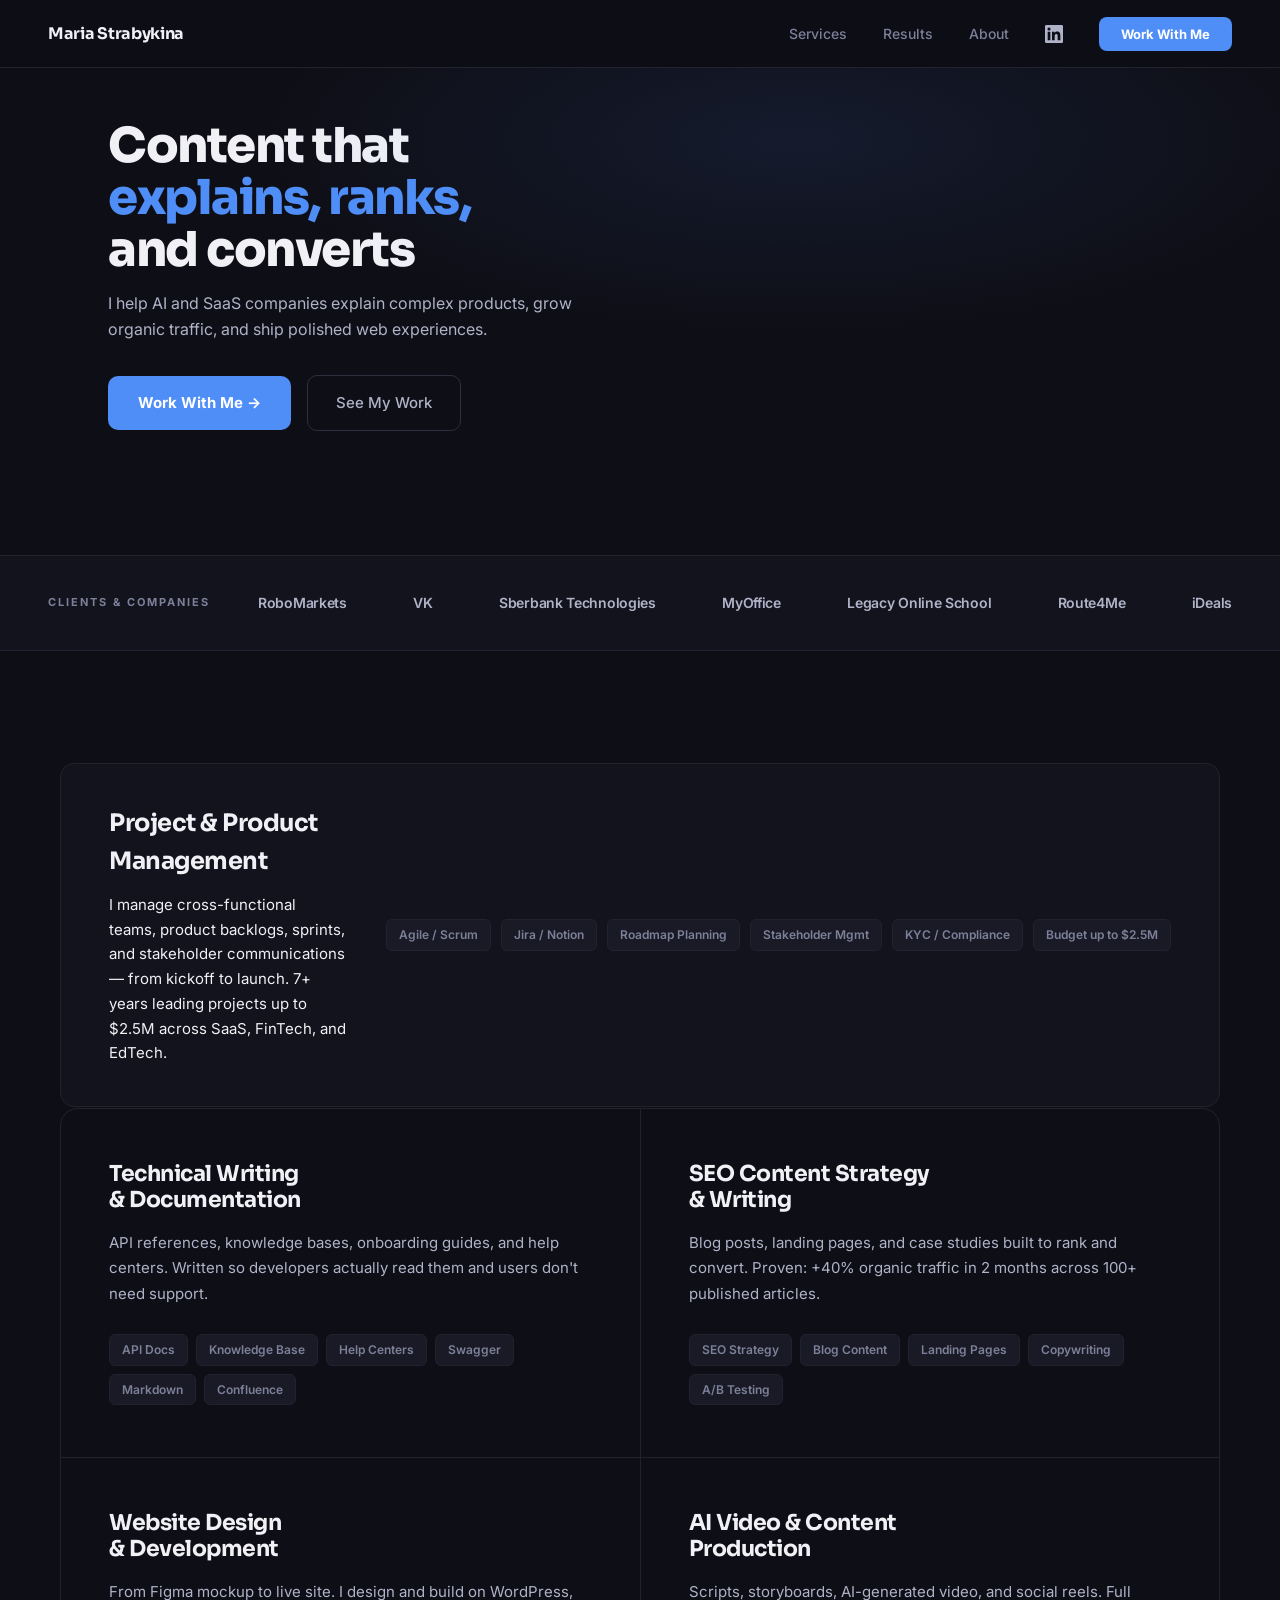
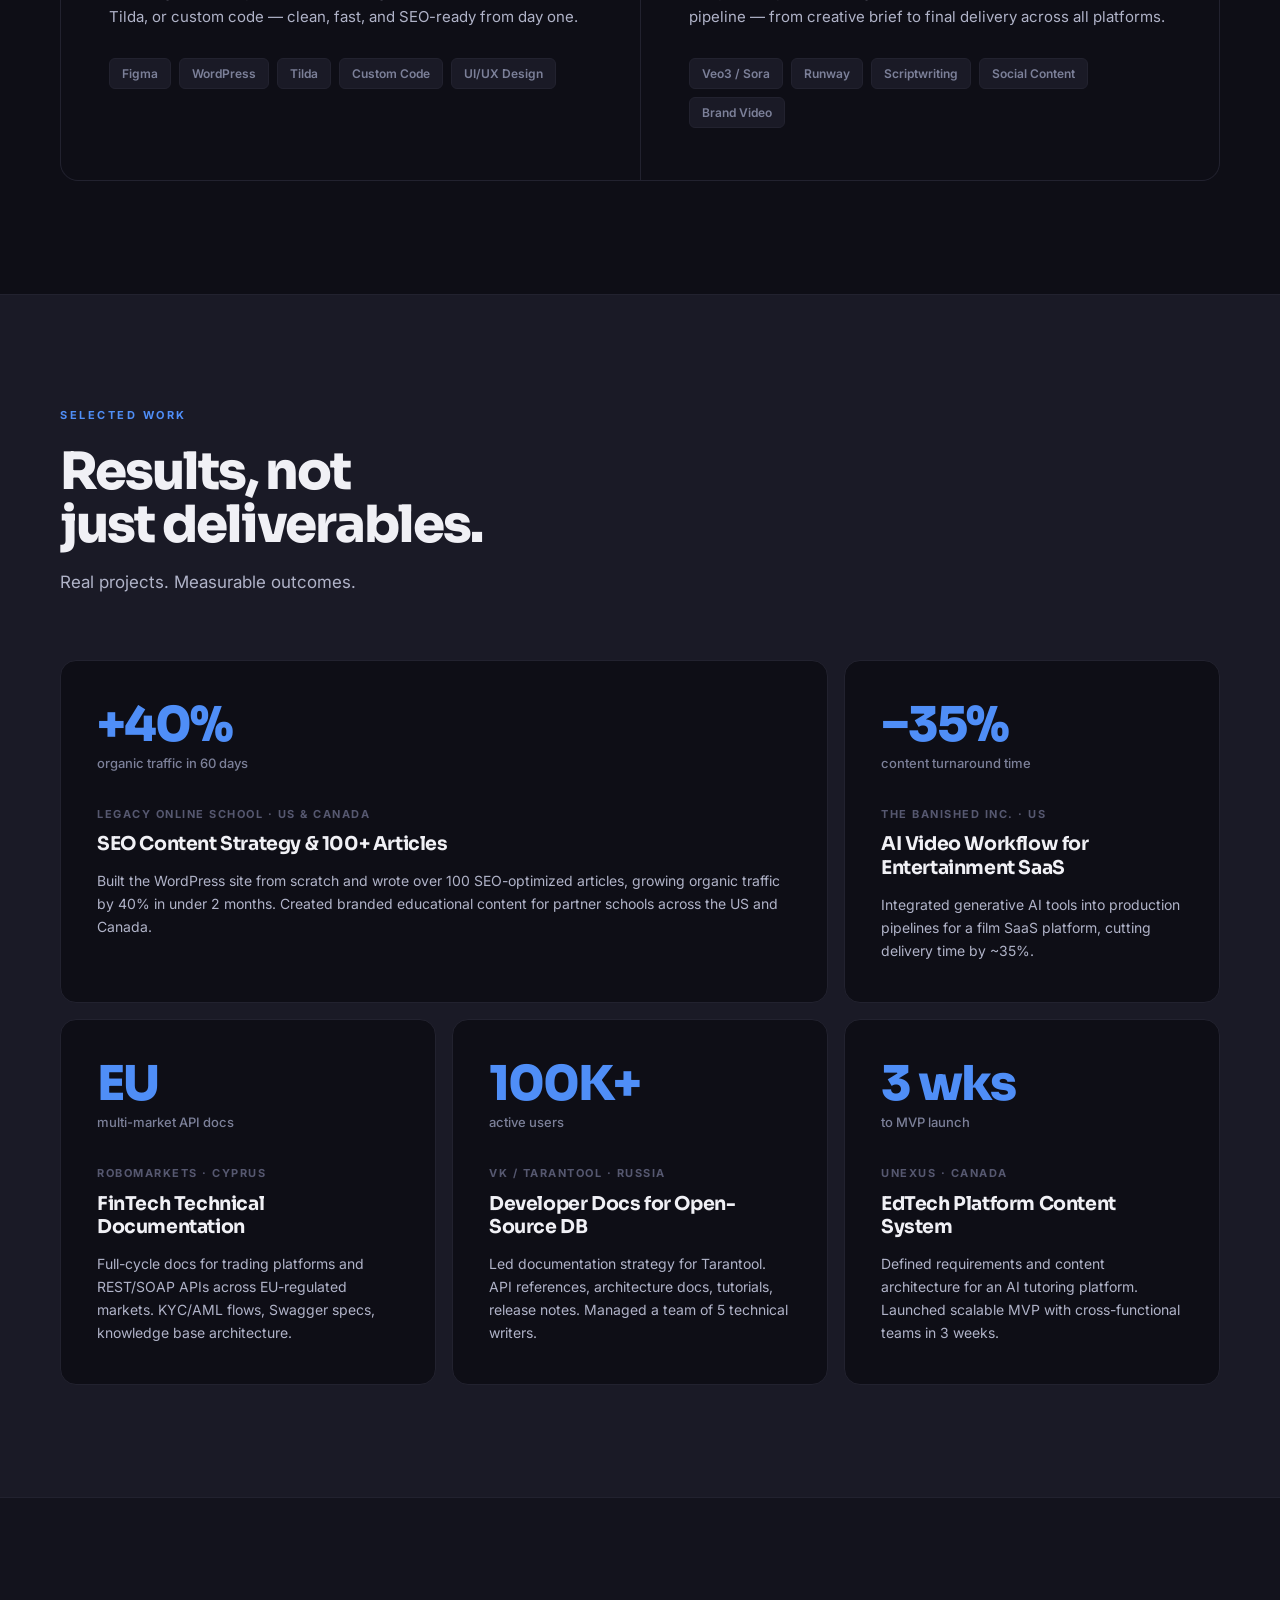
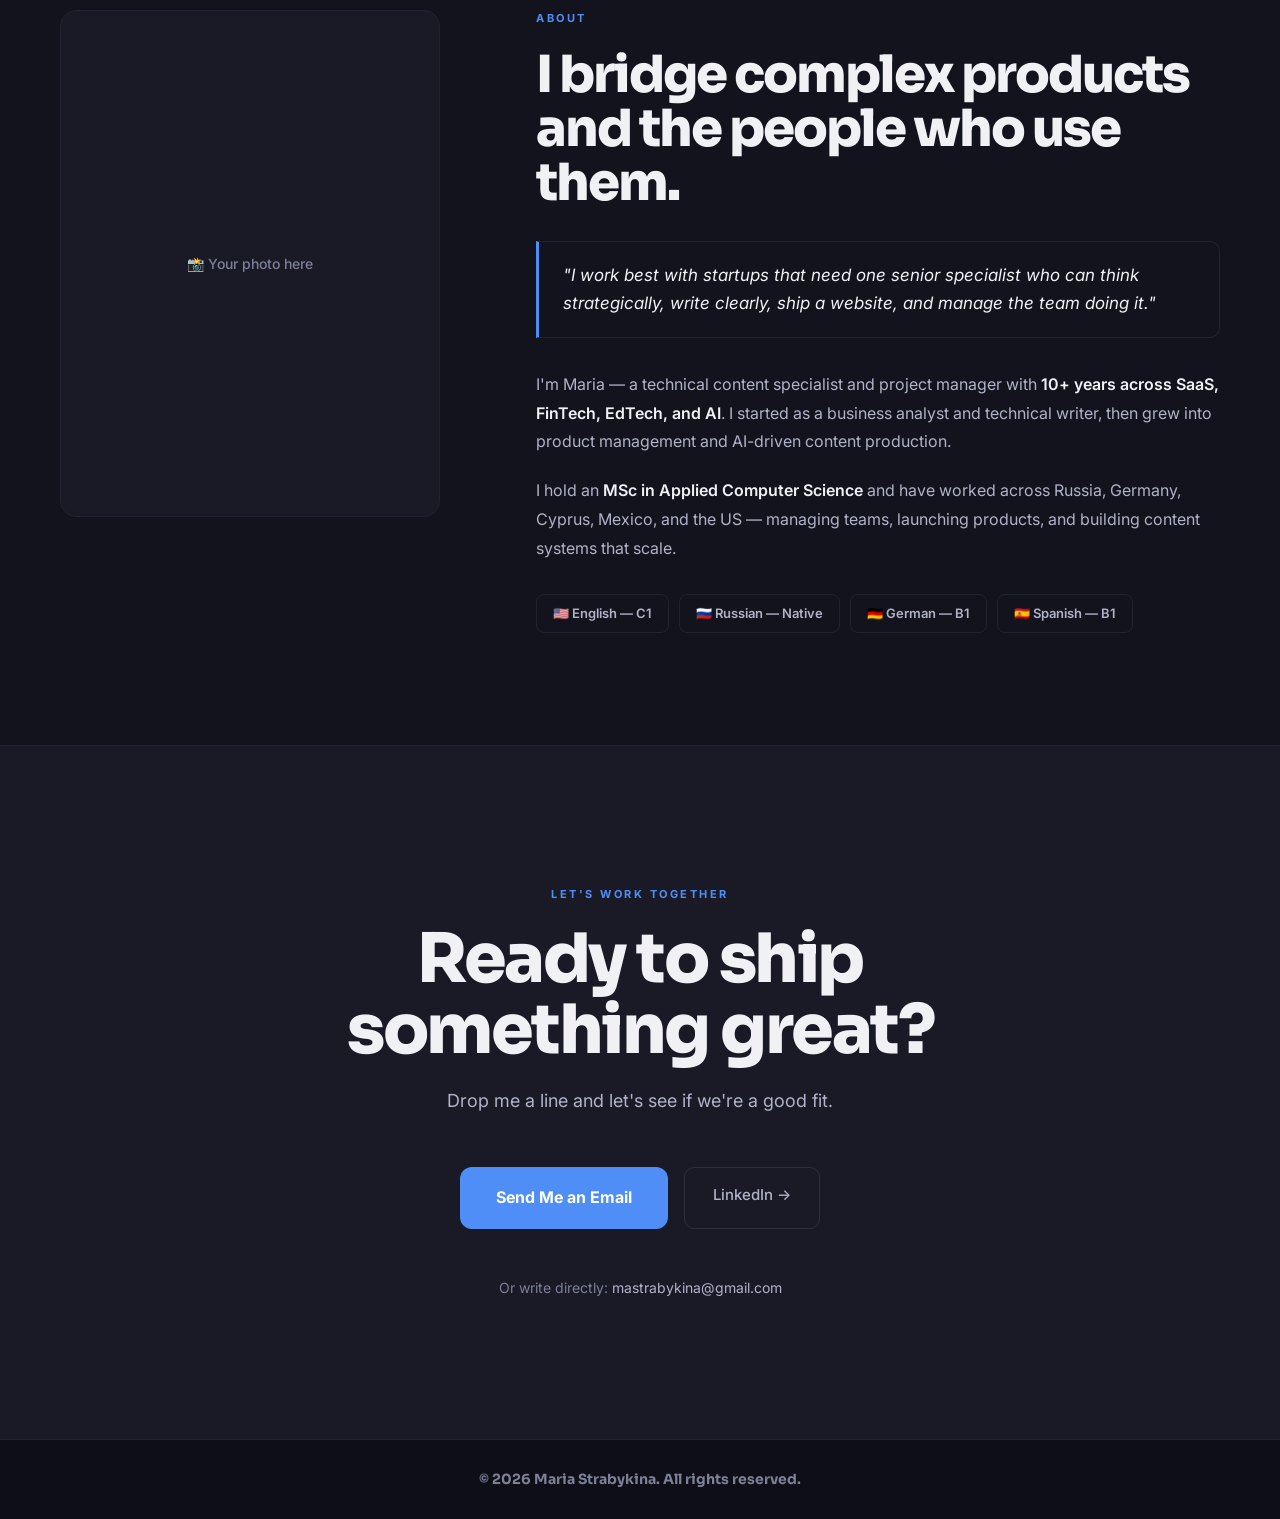
<file: index.html>
<!DOCTYPE html>
<html lang="en">
<head>
  <meta charset="UTF-8" />
  <meta name="viewport" content="width=device-width, initial-scale=1.0" />
  <title>Maria Strabykina — Technical Content & Web Specialist</title>
  <meta name="description" content="I help AI and SaaS companies explain complex products, rank on Google, and ship faster — through documentation, SEO content, web design, and project management." />
  <link rel="preconnect" href="https://fonts.googleapis.com" />
  <link href="https://fonts.googleapis.com/css2?family=Inter:wght@300;400;500;600;700&family=Sora:wght@400;600;700;800&display=swap" rel="stylesheet" />
  <style>
    *, *::before, *::after { box-sizing: border-box; margin: 0; padding: 0; }

    :root {
      --bg:      #0e0e16;
      --bg2:     #13131d;
      --bg3:     #1a1a26;
      --border:  #22222f;
      --border2: #2e2e3e;
      --text:    #f0f0f5;
      --text2:   #b0b3c8;
      --muted:   #7c8099;
      --muted2:  #565870;
      --accent:  #4f8ef7;
      --accent2: #2563eb;
    }

    html { scroll-behavior: smooth; }
    a { color: inherit; }

    body {
      font-family: 'Inter', sans-serif;
      background: var(--bg);
      color: var(--text);
      line-height: 1.6;
      -webkit-font-smoothing: antialiased;
    }

    /* ── NAV ── */
    nav {
      position: fixed;
      top: 0; left: 0; right: 0;
      z-index: 100;
      background: rgba(14,14,22,0.92);
      backdrop-filter: blur(16px);
      border-bottom: 1px solid var(--border);
      padding: 0 48px;
      height: 68px;
      display: flex;
      align-items: center;
      justify-content: space-between;
    }

    .nav-logo {
      font-family: 'Sora', sans-serif;
      font-weight: 700;
      font-size: 16px;
      color: var(--text);
      text-decoration: none;
      letter-spacing: -0.3px;
    }

    .nav-links {
      display: flex;
      gap: 36px;
      list-style: none;
      align-items: center;
    }

    .nav-links a {
      text-decoration: none;
      color: var(--muted);
      font-size: 14px;
      font-weight: 500;
      transition: color 0.2s;
    }

    .nav-links a:hover { color: var(--text); }

    .nav-cta {
      background: var(--accent) !important;
      color: #ffffff !important;
      padding: 9px 22px;
      border-radius: 8px;
      font-size: 13px !important;
      font-weight: 700 !important;
      transition: opacity 0.2s !important;
    }

    .nav-cta:hover { opacity: 0.85 !important; }

    /* ── HERO ── */
    .hero {
      padding: 120px 48px 60px;
      max-width: 1160px;
      margin: 0 auto;
      position: relative;
    }

    .hero::before {
      content: '';
      position: absolute;
      top: 0; left: -200px; right: -200px;
      height: 700px;
      background: radial-gradient(ellipse 50% 40% at 60% 20%, rgba(79,142,247,0.1) 0%, transparent 70%);
      pointer-events: none;
    }

    .hero-label {
      font-size: 11px;
      font-weight: 700;
      text-transform: uppercase;
      letter-spacing: 2.5px;
      color: var(--text2);
      margin-bottom: 16px;
    }

    .hero h1 {
      font-family: 'Sora', sans-serif;
      font-size: clamp(28px, 3.8vw, 48px);
      font-weight: 800;
      line-height: 1.08;
      letter-spacing: -1.5px;
      color: var(--text);
      max-width: 560px;
      margin-bottom: 16px;
    }

    .hero h1 em {
      font-style: normal;
      color: var(--accent);
    }

    .hero-sub {
      font-size: 16px;
      color: var(--text2);
      max-width: 480px;
      line-height: 1.6;
      margin-bottom: 32px;
      font-weight: 400;
    }

    .hero-actions {
      display: flex;
      gap: 16px;
      flex-wrap: wrap;
      align-items: center;
      margin-bottom: 64px;
    }

    .btn-primary {
      background: var(--accent);
      color: #ffffff;
      padding: 15px 30px;
      border-radius: 10px;
      font-size: 15px;
      font-weight: 700;
      text-decoration: none;
      transition: opacity 0.2s, transform 0.15s;
      display: inline-flex;
      align-items: center;
      gap: 8px;
    }

    .btn-primary:hover { opacity: 0.88; transform: translateY(-1px); }

    .btn-outline {
      border: 1px solid var(--border2);
      color: var(--text2);
      padding: 15px 28px;
      border-radius: 10px;
      font-size: 15px;
      font-weight: 500;
      text-decoration: none;
      transition: border-color 0.2s, color 0.2s;
    }

    .btn-outline:hover { border-color: var(--border2); color: var(--text); }

    .hero-stats {
      display: grid;
      grid-template-columns: repeat(4, 1fr);
      gap: 0;
      border: 1px solid var(--border);
      border-radius: 16px;
      overflow: hidden;
      background: var(--bg2);
    }

    .stat-item {
      padding: 32px 36px;
      border-right: 1px solid var(--border);
    }

    .stat-item:last-child { border-right: none; }

    .stat-number {
      font-family: 'Sora', sans-serif;
      font-size: 38px;
      font-weight: 800;
      color: var(--accent);
      letter-spacing: -2px;
      line-height: 1;
      margin-bottom: 6px;
    }

    .stat-label {
      font-size: 13px;
      color: var(--muted);
      font-weight: 500;
      line-height: 1.4;
    }

    /* ── LOGOS ── */
    .logos-section {
      border-top: 1px solid var(--border);
      border-bottom: 1px solid var(--border);
      background: var(--bg2);
      padding: 36px 48px;
      display: flex;
      align-items: center;
      gap: 48px;
      overflow: hidden;
    }

    .logos-label {
      font-size: 11px;
      font-weight: 700;
      color: var(--muted);
      text-transform: uppercase;
      letter-spacing: 2px;
      white-space: nowrap;
      flex-shrink: 0;
    }

    .logos-row {
      display: flex;
      gap: 0;
      align-items: center;
      flex-wrap: wrap;
      flex: 1;
      justify-content: space-between;
    }

    .logo-pill {
      font-size: 14px;
      font-weight: 600;
      color: var(--text2);
      letter-spacing: -0.3px;
      transition: color 0.2s;
      text-align: center;
    }

    .logo-pill:hover { color: var(--text); }

    /* ── SECTION COMMONS ── */
    section { padding: 112px 48px; }

    .section-inner { max-width: 1160px; margin: 0 auto; }

    .section-tag {
      font-size: 11px;
      font-weight: 700;
      text-transform: uppercase;
      letter-spacing: 2.5px;
      color: var(--accent);
      margin-bottom: 20px;
    }

    .section-title {
      font-family: 'Sora', sans-serif;
      font-size: clamp(32px, 4vw, 52px);
      font-weight: 800;
      letter-spacing: -2px;
      line-height: 1.05;
      color: var(--text);
      margin-bottom: 16px;
    }

    .section-sub {
      font-size: 17px;
      color: var(--text2);
      max-width: 480px;
      line-height: 1.65;
      margin-bottom: 64px;
    }

    /* ── SERVICES ── */
    #services { background: var(--bg); }

    .services-grid {
      display: grid;
      grid-template-columns: repeat(2, 1fr);
      gap: 1px;
      background: var(--border);
      border: 1px solid var(--border);
      border-radius: 18px;
      overflow: hidden;
      margin-bottom: 1px;
    }

    .service-card {
      background: var(--bg);
      padding: 52px 48px;
      transition: background 0.2s;
      cursor: default;
    }

    .service-card:hover { background: var(--bg3); }

    .service-number {
      font-family: 'Sora', sans-serif;
      font-size: 12px;
      font-weight: 700;
      color: var(--muted2);
      margin-bottom: 24px;
      letter-spacing: 1px;
    }

    .service-name {
      font-family: 'Sora', sans-serif;
      font-size: 22px;
      font-weight: 700;
      color: var(--text);
      margin-bottom: 16px;
      letter-spacing: -0.5px;
      line-height: 1.2;
    }

    .service-desc {
      font-size: 15px;
      color: var(--text2);
      line-height: 1.7;
      margin-bottom: 28px;
    }

    .service-tags { display: flex; flex-wrap: wrap; gap: 8px; }

    .tag {
      background: var(--bg3);
      border: 1px solid var(--border);
      color: var(--muted);
      font-size: 12px;
      font-weight: 600;
      padding: 5px 12px;
      border-radius: 6px;
    }

    .pm-bar {
      background: var(--bg2);
      border: 1px solid var(--border);
      border-radius: 14px;
      padding: 40px 48px;
      margin-bottom: 2px;
      display: grid;
      grid-template-columns: 1fr auto;
      gap: 40px;
      align-items: center;
    }

    .pm-bar-tags { display: flex; gap: 10px; flex-wrap: wrap; }

    /* ── WORK ── */
    #work { background: var(--bg2); border-top: 1px solid var(--border); }

    .work-grid {
      display: grid;
      grid-template-columns: repeat(12, 1fr);
      gap: 16px;
    }

    .work-card {
      background: var(--bg);
      border: 1px solid var(--border);
      border-radius: 16px;
      padding: 40px 36px;
      transition: box-shadow 0.2s, transform 0.2s;
    }

    .work-card:hover {
      box-shadow: 0 8px 40px rgba(0,0,0,0.4);
      transform: translateY(-3px);
      border-color: var(--border2);
    }

    .work-card.col-8 { grid-column: span 8; }
    .work-card.col-4 { grid-column: span 4; }

    .work-metric {
      font-family: 'Sora', sans-serif;
      font-size: 48px;
      font-weight: 800;
      color: var(--accent);
      letter-spacing: -2px;
      line-height: 1;
      margin-bottom: 4px;
    }

    .work-metric-label {
      font-size: 13px;
      color: var(--muted);
      font-weight: 500;
      margin-bottom: 32px;
    }

    .work-client {
      font-size: 11px;
      font-weight: 700;
      text-transform: uppercase;
      letter-spacing: 1.5px;
      color: var(--muted2);
      margin-bottom: 10px;
    }

    .work-title {
      font-family: 'Sora', sans-serif;
      font-size: 19px;
      font-weight: 700;
      color: var(--text);
      margin-bottom: 12px;
      letter-spacing: -0.4px;
      line-height: 1.25;
    }

    .work-desc {
      font-size: 14px;
      color: var(--text2);
      line-height: 1.65;
    }

    /* ── ABOUT ── */
    #about { background: var(--bg2); border-top: 1px solid var(--border); }

    .about-grid {
      display: grid;
      grid-template-columns: 380px 1fr;
      gap: 96px;
      align-items: start;
    }

    .about-photo {
      aspect-ratio: 3/4;
      background: var(--bg3);
      border: 1px solid var(--border);
      border-radius: 16px;
      display: flex;
      align-items: center;
      justify-content: center;
      color: var(--muted);
      font-size: 14px;
      font-weight: 500;
      text-align: center;
      padding: 24px;
    }

    .about-text {
      font-size: 16px;
      color: var(--text2);
      line-height: 1.8;
      margin-bottom: 20px;
    }

    .about-text strong { color: var(--text); font-weight: 600; }

    .about-highlight {
      background: var(--bg2);
      border: 1px solid var(--border);
      border-left: 3px solid var(--accent);
      border-radius: 0 10px 10px 0;
      padding: 20px 24px;
      margin: 32px 0;
      font-size: 17px;
      color: var(--text);
      line-height: 1.6;
      font-style: italic;
    }

    .about-langs { display: flex; gap: 10px; flex-wrap: wrap; margin-top: 32px; }

    .lang-badge {
      background: var(--bg2);
      border: 1px solid var(--border);
      border-radius: 8px;
      padding: 8px 16px;
      font-size: 13px;
      font-weight: 600;
      color: var(--text2);
    }

    /* ── CTA ── */
    #contact {
      background: var(--bg3);
      border-top: 1px solid var(--border);
      padding: 140px 48px;
      text-align: center;
    }

    .cta-title {
      font-family: 'Sora', sans-serif;
      font-size: clamp(40px, 5.5vw, 68px);
      font-weight: 800;
      color: var(--text);
      letter-spacing: -2.5px;
      line-height: 1.05;
      margin-bottom: 20px;
      max-width: 720px;
      margin-left: auto;
      margin-right: auto;
    }

    .cta-sub {
      font-size: 18px;
      color: var(--text2);
      margin-bottom: 52px;
      max-width: 420px;
      margin-left: auto;
      margin-right: auto;
    }

    .cta-actions {
      display: flex;
      gap: 16px;
      justify-content: center;
      flex-wrap: wrap;
      margin-bottom: 48px;
    }

    .btn-accent-large {
      background: var(--accent);
      color: #ffffff;
      padding: 18px 36px;
      border-radius: 12px;
      font-size: 16px;
      font-weight: 700;
      text-decoration: none;
      transition: opacity 0.2s, transform 0.15s;
    }

    .btn-accent-large:hover { opacity: 0.88; transform: translateY(-2px); }

    .cta-email { font-size: 14px; color: var(--muted); }
    .cta-email a { color: var(--text2); text-decoration: none; transition: color 0.2s; }
    .cta-email a:hover { color: var(--accent); }

    /* ── FOOTER ── */
    footer {
      background: var(--bg);
      border-top: 1px solid var(--border);
      padding: 28px 48px;
      display: flex;
      align-items: center;
      justify-content: space-between;
    }

    .footer-name {
      font-family: 'Sora', sans-serif;
      font-size: 14px;
      font-weight: 700;
      color: var(--muted);
    }

    .footer-links { display: flex; gap: 28px; }

    .footer-links a {
      text-decoration: none;
      color: var(--muted);
      font-size: 13px;
      font-weight: 500;
      transition: color 0.2s;
    }

    .footer-links a:hover { color: var(--text2); }

    /* ── RESPONSIVE ── */
    @media (max-width: 900px) {
      nav { padding: 0 24px; }
      .nav-links li:not(:last-child) { display: none; }
      section, .hero { padding-left: 24px; padding-right: 24px; }
      .hero-stats { grid-template-columns: repeat(2, 1fr); }
      .stat-item:nth-child(2) { border-right: none; }
      .services-grid { grid-template-columns: 1fr; }
      .work-card.col-8, .work-card.col-4 { grid-column: span 12; }
      .about-grid { grid-template-columns: 1fr; gap: 40px; }
      .about-photo { display: none; }
      .pm-bar { grid-template-columns: 1fr; gap: 24px; }
      .logos-section { flex-direction: column; align-items: flex-start; gap: 20px; padding: 32px 24px; }
      footer { flex-direction: column; gap: 16px; text-align: center; padding: 24px; }
    }
  </style>
</head>
<body>

<!-- NAV -->
<nav>
  <a href="#" class="nav-logo">Maria Strabykina</a>
  <ul class="nav-links">
    <li><a href="#services">Services</a></li>
    <li><a href="#work">Results</a></li>
    <li><a href="#about">About</a></li>
    <li><a href="https://www.linkedin.com/in/maria-strabykina/" target="_blank" rel="noopener" aria-label="LinkedIn" style="display:flex;align-items:center;color:var(--text2);transition:color 0.2s;" onmouseover="this.style.color='#4f8ef7'" onmouseout="this.style.color='var(--text2)'"><svg width="18" height="18" viewBox="0 0 24 24" fill="currentColor"><path d="M20.447 20.452h-3.554v-5.569c0-1.328-.027-3.037-1.852-3.037-1.853 0-2.136 1.445-2.136 2.939v5.667H9.351V9h3.414v1.561h.046c.477-.9 1.637-1.85 3.37-1.85 3.601 0 4.267 2.37 4.267 5.455v6.286zM5.337 7.433a2.062 2.062 0 0 1-2.063-2.065 2.064 2.064 0 1 1 2.063 2.065zm1.782 13.019H3.555V9h3.564v11.452zM22.225 0H1.771C.792 0 0 .774 0 1.729v20.542C0 23.227.792 24 1.771 24h20.451C23.2 24 24 23.227 24 22.271V1.729C24 .774 23.2 0 22.222 0h.003z"/></svg></a></li>
    <li><a href="#contact" class="nav-cta">Work With Me</a></li>
  </ul>
</nav>

<!-- HERO -->
<div class="hero">
  <h1>Content that<br><em>explains, ranks,</em><br>and converts</h1>
  <p class="hero-sub">I help AI and SaaS companies explain complex products, grow organic traffic, and ship polished web experiences.</p>
  <div class="hero-actions">
    <a href="#contact" class="btn-primary">Work With Me →</a>
    <a href="#work" class="btn-outline">See My Work</a>
  </div>
</div>

<!-- LOGOS -->
<div class="logos-section">
  <span class="logos-label">Clients & Companies</span>
  <div class="logos-row">
    <span class="logo-pill">RoboMarkets</span>
    <span class="logo-pill">VK</span>
    <span class="logo-pill">Sberbank Technologies</span>
    <span class="logo-pill">MyOffice</span>
    <span class="logo-pill">Legacy Online School</span>
    <span class="logo-pill">Route4Me</span>
    <span class="logo-pill">iDeals</span>
  </div>
</div>

<!-- SERVICES -->
<section id="services">
  <div class="section-inner">
    <!-- PM — PRIMARY SERVICE -->
    <a href="services/pm.html" style="text-decoration:none;display:block;">
    <div class="pm-bar" style="margin-bottom: 1px; cursor:pointer;">
      <div>
        <h3 style="font-family: 'Sora', sans-serif; font-size: 24px; font-weight: 700; color: var(--text); margin-bottom: 12px; letter-spacing: -0.5px;">Project & Product Management</h3>
        <p style="font-size: 15px; color: var(--gray); line-height: 1.65; max-width: 580px;">I manage cross-functional teams, product backlogs, sprints, and stakeholder communications — from kickoff to launch. 7+ years leading projects up to $2.5M across SaaS, FinTech, and EdTech.</p>
      </div>
      <div class="pm-bar-tags">
        <span class="tag">Agile / Scrum</span>
        <span class="tag">Jira / Notion</span>
        <span class="tag">Roadmap Planning</span>
        <span class="tag">Stakeholder Mgmt</span>
        <span class="tag">KYC / Compliance</span>
        <span class="tag">Budget up to $2.5M</span>
      </div>
    </div></a>

    <!-- 4 supporting services -->
    <div class="services-grid">
      <a href="services/technical-writing.html" style="text-decoration:none;display:contents;">
      <div class="service-card" style="cursor:pointer;">

        <h3 class="service-name">Technical Writing<br>& Documentation</h3>
        <p class="service-desc">API references, knowledge bases, onboarding guides, and help centers. Written so developers actually read them and users don't need support.</p>
        <div class="service-tags">
          <span class="tag">API Docs</span>
          <span class="tag">Knowledge Base</span>
          <span class="tag">Help Centers</span>
          <span class="tag">Swagger</span>
          <span class="tag">Markdown</span>
          <span class="tag">Confluence</span>
        </div>
      </div>

      <a href="services/seo-content.html" style="text-decoration:none;display:contents;"><div class="service-card" style="cursor:pointer;">
        <h3 class="service-name">SEO Content Strategy<br>& Writing</h3>
        <p class="service-desc">Blog posts, landing pages, and case studies built to rank and convert. Proven: +40% organic traffic in 2 months across 100+ published articles.</p>
        <div class="service-tags">
          <span class="tag">SEO Strategy</span>
          <span class="tag">Blog Content</span>
          <span class="tag">Landing Pages</span>
          <span class="tag">Copywriting</span>
          <span class="tag">A/B Testing</span>
        </div>
      </div>

      <a href="services/web-design.html" style="text-decoration:none;display:contents;"><div class="service-card" style="cursor:pointer;">
        <h3 class="service-name">Website Design<br>& Development</h3>
        <p class="service-desc">From Figma mockup to live site. I design and build on WordPress, Tilda, or custom code — clean, fast, and SEO-ready from day one.</p>
        <div class="service-tags">
          <span class="tag">Figma</span>
          <span class="tag">WordPress</span>
          <span class="tag">Tilda</span>
          <span class="tag">Custom Code</span>
          <span class="tag">UI/UX Design</span>
        </div>
      </div>

      <a href="services/ai-video.html" style="text-decoration:none;display:contents;"><div class="service-card" style="cursor:pointer;">
        <h3 class="service-name">AI Video & Content<br>Production</h3>
        <p class="service-desc">Scripts, storyboards, AI-generated video, and social reels. Full pipeline — from creative brief to final delivery across all platforms.</p>
        <div class="service-tags">
          <span class="tag">Veo3 / Sora</span>
          <span class="tag">Runway</span>
          <span class="tag">Scriptwriting</span>
          <span class="tag">Social Content</span>
          <span class="tag">Brand Video</span>
        </div>
      </div>
    </div>
  </div>
</section>

<!-- WORK -->
<section id="work" style="background: var(--bg3); border-top: 1px solid var(--border);">
  <div class="section-inner">
    <p class="section-tag">Selected Work</p>
    <h2 class="section-title">Results, not<br>just deliverables.</h2>
    <p class="section-sub">Real projects. Measurable outcomes.</p>

    <div class="work-grid">

      <div class="work-card col-8">
        <div class="work-metric">+40%</div>
        <div class="work-metric-label">organic traffic in 60 days</div>
        <p class="work-client">Legacy Online School · US & Canada</p>
        <h4 class="work-title">SEO Content Strategy & 100+ Articles</h4>
        <p class="work-desc">Built the WordPress site from scratch and wrote over 100 SEO-optimized articles, growing organic traffic by 40% in under 2 months. Created branded educational content for partner schools across the US and Canada.</p>
      </div>

      <div class="work-card col-4">
        <div class="work-metric">−35%</div>
        <div class="work-metric-label">content turnaround time</div>
        <p class="work-client">The Banished Inc. · US</p>
        <h4 class="work-title">AI Video Workflow for Entertainment SaaS</h4>
        <p class="work-desc">Integrated generative AI tools into production pipelines for a film SaaS platform, cutting delivery time by ~35%.</p>
      </div>

      <div class="work-card col-4">
        <div class="work-metric">EU</div>
        <div class="work-metric-label">multi-market API docs</div>
        <p class="work-client">RoboMarkets · Cyprus</p>
        <h4 class="work-title">FinTech Technical Documentation</h4>
        <p class="work-desc">Full-cycle docs for trading platforms and REST/SOAP APIs across EU-regulated markets. KYC/AML flows, Swagger specs, knowledge base architecture.</p>
      </div>

      <div class="work-card col-4">
        <div class="work-metric">100K+</div>
        <div class="work-metric-label">active users</div>
        <p class="work-client">VK / Tarantool · Russia</p>
        <h4 class="work-title">Developer Docs for Open-Source DB</h4>
        <p class="work-desc">Led documentation strategy for Tarantool. API references, architecture docs, tutorials, release notes. Managed a team of 5 technical writers.</p>
      </div>

      <div class="work-card col-4">
        <div class="work-metric">3 wks</div>
        <div class="work-metric-label">to MVP launch</div>
        <p class="work-client">uNexus · Canada</p>
        <h4 class="work-title">EdTech Platform Content System</h4>
        <p class="work-desc">Defined requirements and content architecture for an AI tutoring platform. Launched scalable MVP with cross-functional teams in 3 weeks.</p>
      </div>

    </div>
  </div>
</section>

<!-- ABOUT -->
<section id="about">
  <div class="section-inner">
    <div class="about-grid">
      <div class="about-photo">
        📸 Your photo here
      </div>
      <div>
        <p class="section-tag">About</p>
        <h2 class="section-title">I bridge complex products and the people who use them.</h2>

        <div class="about-highlight">
          "I work best with startups that need one senior specialist who can think strategically, write clearly, ship a website, and manage the team doing it."
        </div>

        <p class="about-text">
          I'm Maria — a technical content specialist and project manager with <strong>10+ years across SaaS, FinTech, EdTech, and AI</strong>. I started as a business analyst and technical writer, then grew into product management and AI-driven content production.
        </p>

        <p class="about-text">
          I hold an <strong>MSc in Applied Computer Science</strong> and have worked across Russia, Germany, Cyprus, Mexico, and the US — managing teams, launching products, and building content systems that scale.
        </p>

        <div class="about-langs">
          <span class="lang-badge">🇺🇸 English — C1</span>
          <span class="lang-badge">🇷🇺 Russian — Native</span>
          <span class="lang-badge">🇩🇪 German — B1</span>
          <span class="lang-badge">🇪🇸 Spanish — B1</span>
        </div>
      </div>
    </div>
  </div>
</section>

<!-- CTA -->
<section id="contact">
  <p class="section-tag" style="text-align:center; margin-bottom: 20px;">Let's work together</p>
  <h2 class="cta-title">Ready to ship<br>something great?</h2>
  <p class="cta-sub">Drop me a line and let's see if we're a good fit.</p>

  <div class="cta-actions">
    <a href="mailto:mastrabykina@gmail.com" class="btn-accent-large">Send Me an Email</a>
    <a href="https://linkedin.com/in/maria-strabykina" class="btn-outline">LinkedIn →</a>
  </div>

  <p class="cta-email">Or write directly: <a href="mailto:mastrabykina@gmail.com">mastrabykina@gmail.com</a></p>
</section>

<!-- FOOTER -->
<footer style="justify-content:center;">
  <span class="footer-name">© 2026 Maria Strabykina. All rights reserved.</span>
</footer>

</body>
</html>
</file>
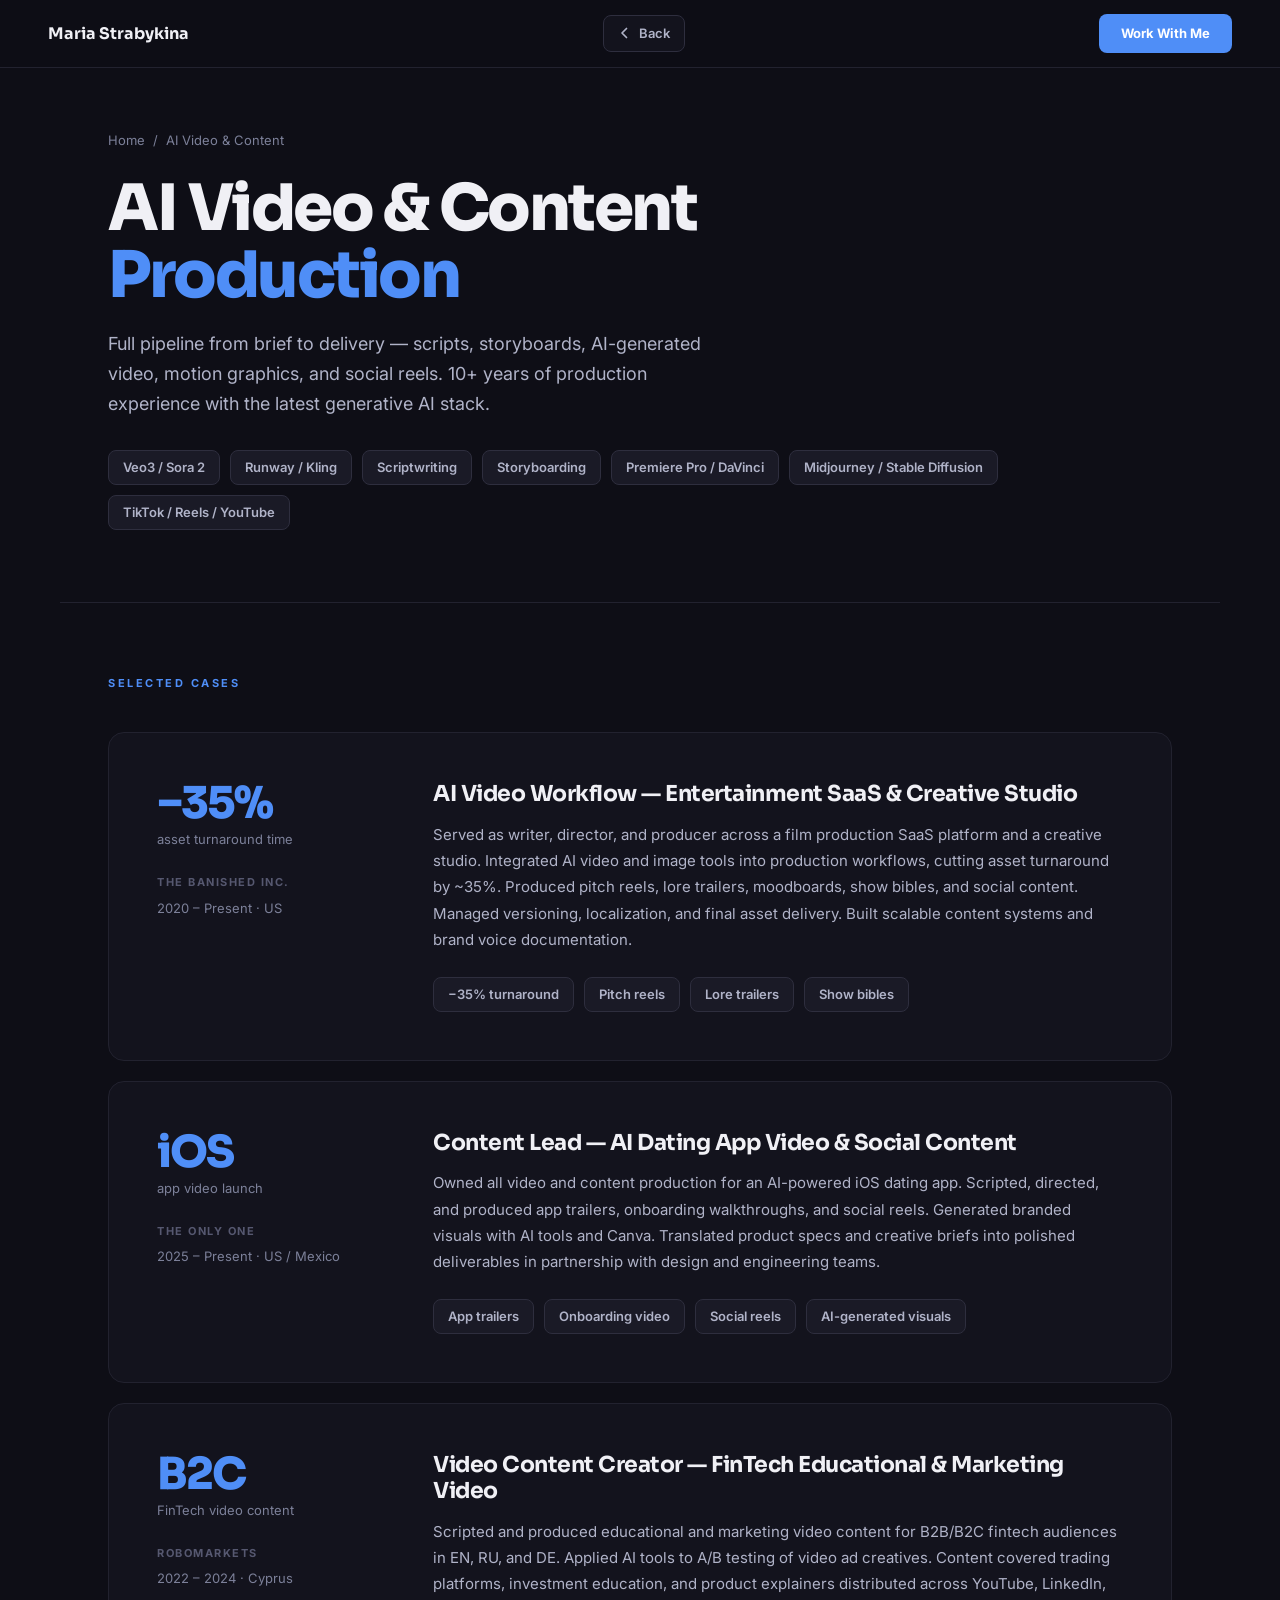
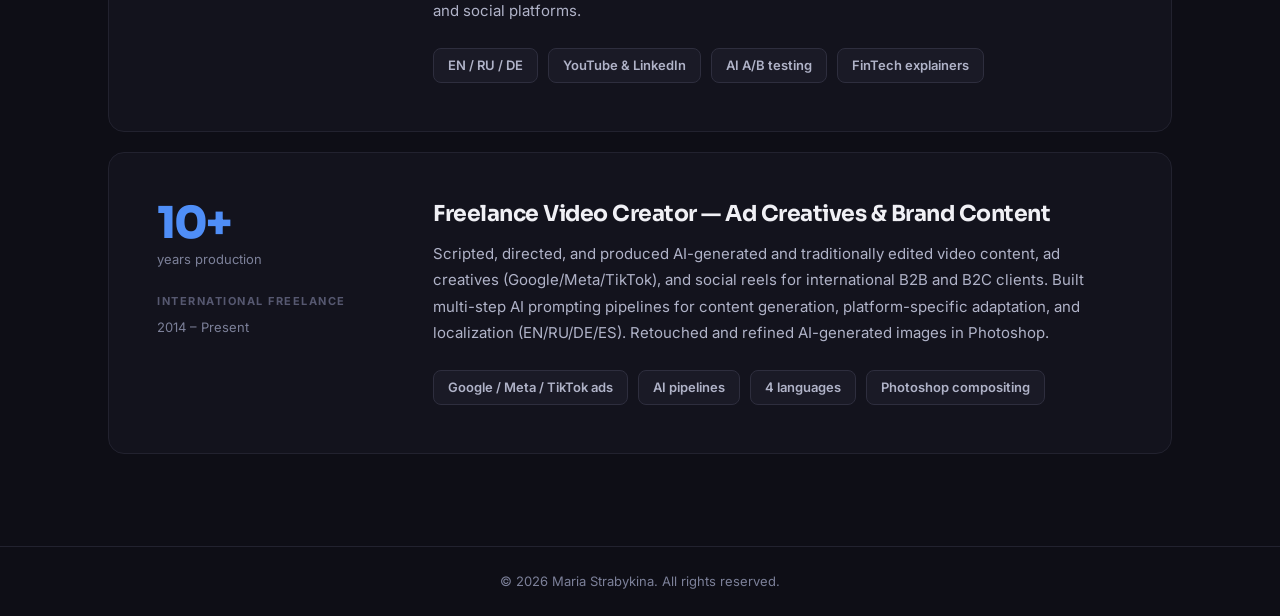
<file: services/ai-video.html>
<!DOCTYPE html>
<html lang="en">
<head>
  <meta charset="UTF-8" />
  <meta name="viewport" content="width=device-width, initial-scale=1.0" />
  <title>AI Video & Content Production — Maria Strabykina</title>
  <link rel="preconnect" href="https://fonts.googleapis.com" />
  <link href="https://fonts.googleapis.com/css2?family=Inter:wght@300;400;500;600;700&family=Sora:wght@400;600;700;800&display=swap" rel="stylesheet" />
  <link rel="stylesheet" href="_layout.css" />
</head>
<body>

<nav>
  <a href="../index.html" class="nav-logo">Maria Strabykina</a>
  <a href="../index.html" class="nav-back">
    <svg width="14" height="14" viewBox="0 0 14 14" fill="none" xmlns="http://www.w3.org/2000/svg"><path d="M8.5 2.5L4 7L8.5 11.5" stroke="currentColor" stroke-width="1.7" stroke-linecap="round" stroke-linejoin="round"/></svg>
    Back
  </a>
  <a href="mailto:mastrabykina@gmail.com" class="nav-cta">Work With Me</a>
</nav>

<div class="page-header">
  <div class="breadcrumb">
    <a href="../index.html">Home</a> <span>/</span> <span>AI Video & Content</span>
  </div>
  <h1 class="page-title">AI Video & Content<br><em>Production</em></h1>
  <p class="page-desc">Full pipeline from brief to delivery — scripts, storyboards, AI-generated video, motion graphics, and social reels. 10+ years of production experience with the latest generative AI stack.</p>
  <div class="page-tags">
    <span class="tag">Veo3 / Sora 2</span>
    <span class="tag">Runway / Kling</span>
    <span class="tag">Scriptwriting</span>
    <span class="tag">Storyboarding</span>
    <span class="tag">Premiere Pro / DaVinci</span>
    <span class="tag">Midjourney / Stable Diffusion</span>
    <span class="tag">TikTok / Reels / YouTube</span>
  </div>
</div>

<div class="cases-section">
  <p class="cases-label">Selected Cases</p>

  <div class="case-card">
    <div class="case-meta">
      <div class="case-metric">−35%</div>
      <div class="case-metric-label">asset turnaround time</div>
      <p class="case-client">The Banished Inc.</p>
      <p class="case-year">2020 – Present · US</p>
    </div>
    <div class="case-content">
      <h2 class="case-title">AI Video Workflow — Entertainment SaaS & Creative Studio</h2>
      <p class="case-desc">Served as writer, director, and producer across a film production SaaS platform and a creative studio. Integrated AI video and image tools into production workflows, cutting asset turnaround by ~35%. Produced pitch reels, lore trailers, moodboards, show bibles, and social content. Managed versioning, localization, and final asset delivery. Built scalable content systems and brand voice documentation.</p>
      <div class="case-results">
        <span class="result-pill">−35% turnaround</span>
        <span class="result-pill">Pitch reels</span>
        <span class="result-pill">Lore trailers</span>
        <span class="result-pill">Show bibles</span>
      </div>
    </div>
  </div>

  <div class="case-card">
    <div class="case-meta">
      <div class="case-metric">iOS</div>
      <div class="case-metric-label">app video launch</div>
      <p class="case-client">The Only One</p>
      <p class="case-year">2025 – Present · US / Mexico</p>
    </div>
    <div class="case-content">
      <h2 class="case-title">Content Lead — AI Dating App Video & Social Content</h2>
      <p class="case-desc">Owned all video and content production for an AI-powered iOS dating app. Scripted, directed, and produced app trailers, onboarding walkthroughs, and social reels. Generated branded visuals with AI tools and Canva. Translated product specs and creative briefs into polished deliverables in partnership with design and engineering teams.</p>
      <div class="case-results">
        <span class="result-pill">App trailers</span>
        <span class="result-pill">Onboarding video</span>
        <span class="result-pill">Social reels</span>
        <span class="result-pill">AI-generated visuals</span>
      </div>
    </div>
  </div>

  <div class="case-card">
    <div class="case-meta">
      <div class="case-metric">B2C</div>
      <div class="case-metric-label">FinTech video content</div>
      <p class="case-client">RoboMarkets</p>
      <p class="case-year">2022 – 2024 · Cyprus</p>
    </div>
    <div class="case-content">
      <h2 class="case-title">Video Content Creator — FinTech Educational & Marketing Video</h2>
      <p class="case-desc">Scripted and produced educational and marketing video content for B2B/B2C fintech audiences in EN, RU, and DE. Applied AI tools to A/B testing of video ad creatives. Content covered trading platforms, investment education, and product explainers distributed across YouTube, LinkedIn, and social platforms.</p>
      <div class="case-results">
        <span class="result-pill">EN / RU / DE</span>
        <span class="result-pill">YouTube & LinkedIn</span>
        <span class="result-pill">AI A/B testing</span>
        <span class="result-pill">FinTech explainers</span>
      </div>
    </div>
  </div>

  <div class="case-card">
    <div class="case-meta">
      <div class="case-metric">10+</div>
      <div class="case-metric-label">years production</div>
      <p class="case-client">International Freelance</p>
      <p class="case-year">2014 – Present</p>
    </div>
    <div class="case-content">
      <h2 class="case-title">Freelance Video Creator — Ad Creatives & Brand Content</h2>
      <p class="case-desc">Scripted, directed, and produced AI-generated and traditionally edited video content, ad creatives (Google/Meta/TikTok), and social reels for international B2B and B2C clients. Built multi-step AI prompting pipelines for content generation, platform-specific adaptation, and localization (EN/RU/DE/ES). Retouched and refined AI-generated images in Photoshop.</p>
      <div class="case-results">
        <span class="result-pill">Google / Meta / TikTok ads</span>
        <span class="result-pill">AI pipelines</span>
        <span class="result-pill">4 languages</span>
        <span class="result-pill">Photoshop compositing</span>
      </div>
    </div>
  </div>

</div>


<footer>© 2026 Maria Strabykina. All rights reserved.</footer>

</body>
</html>
</file>
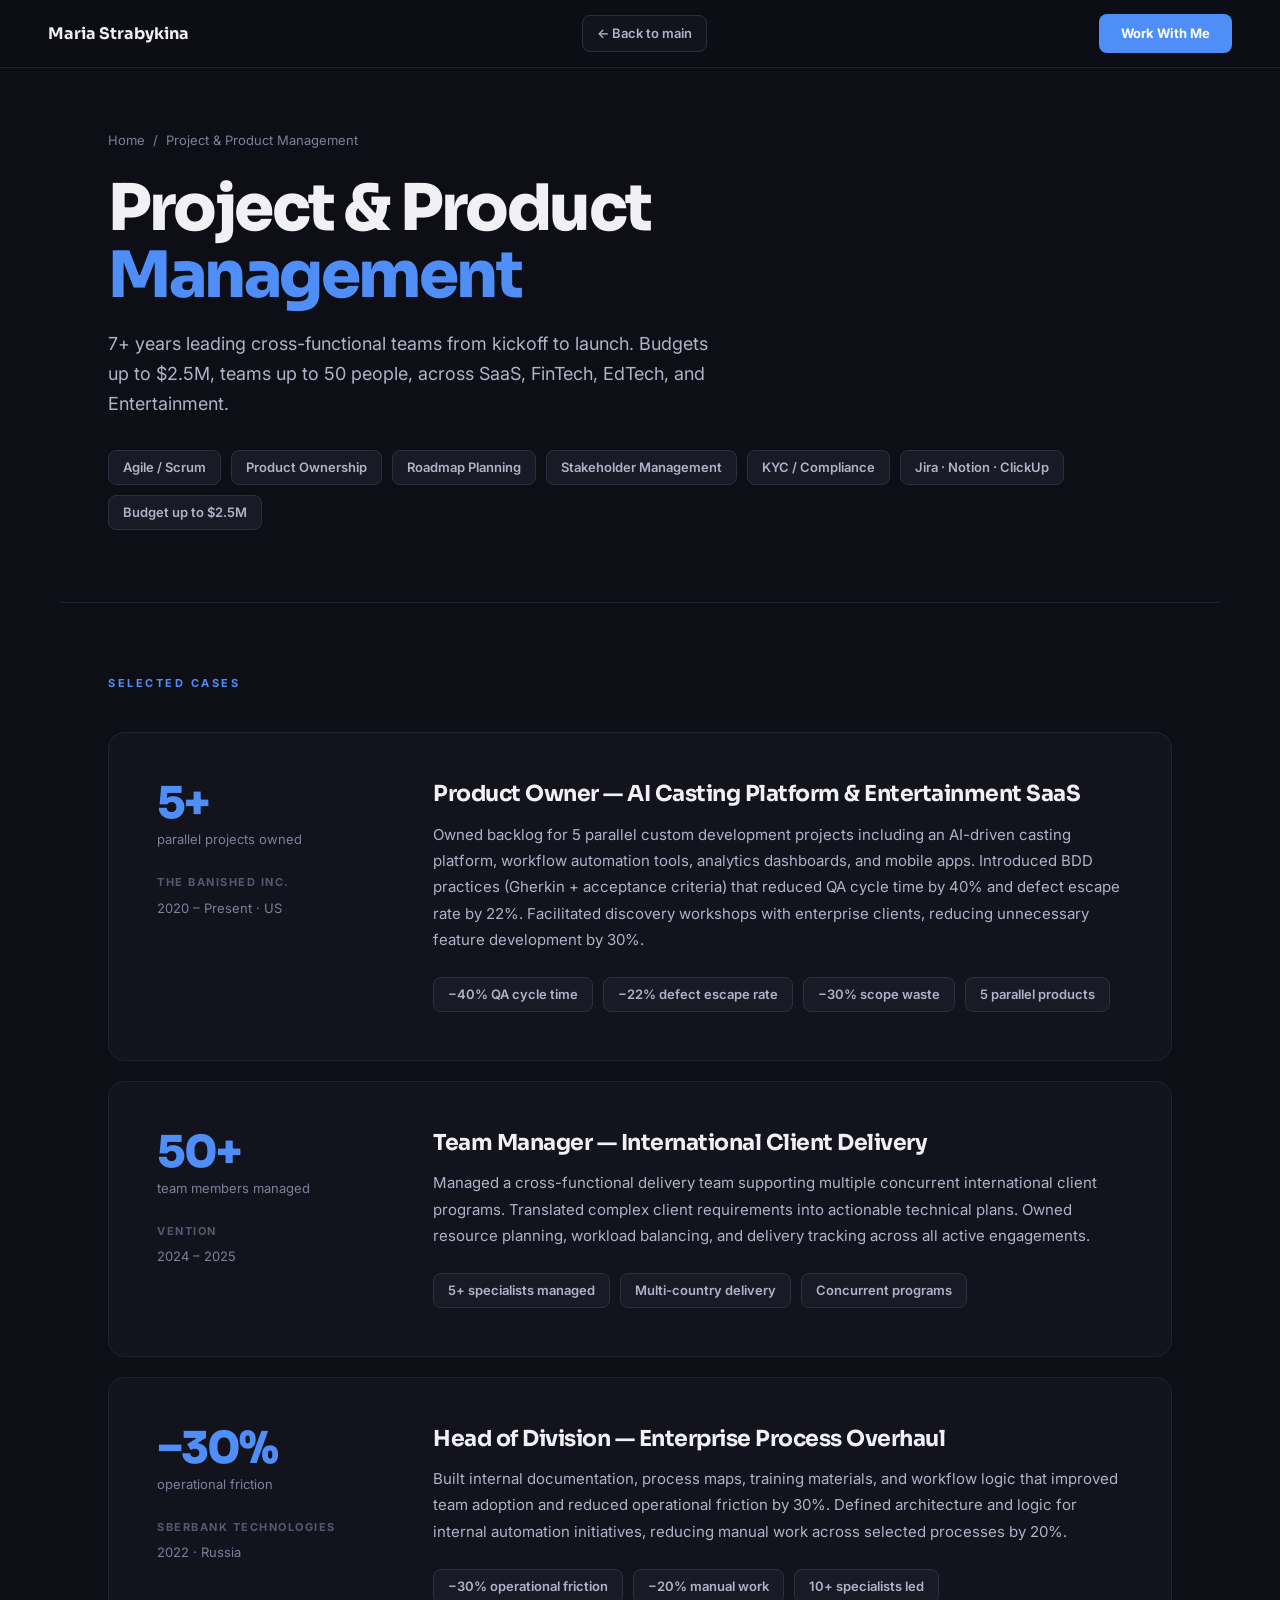
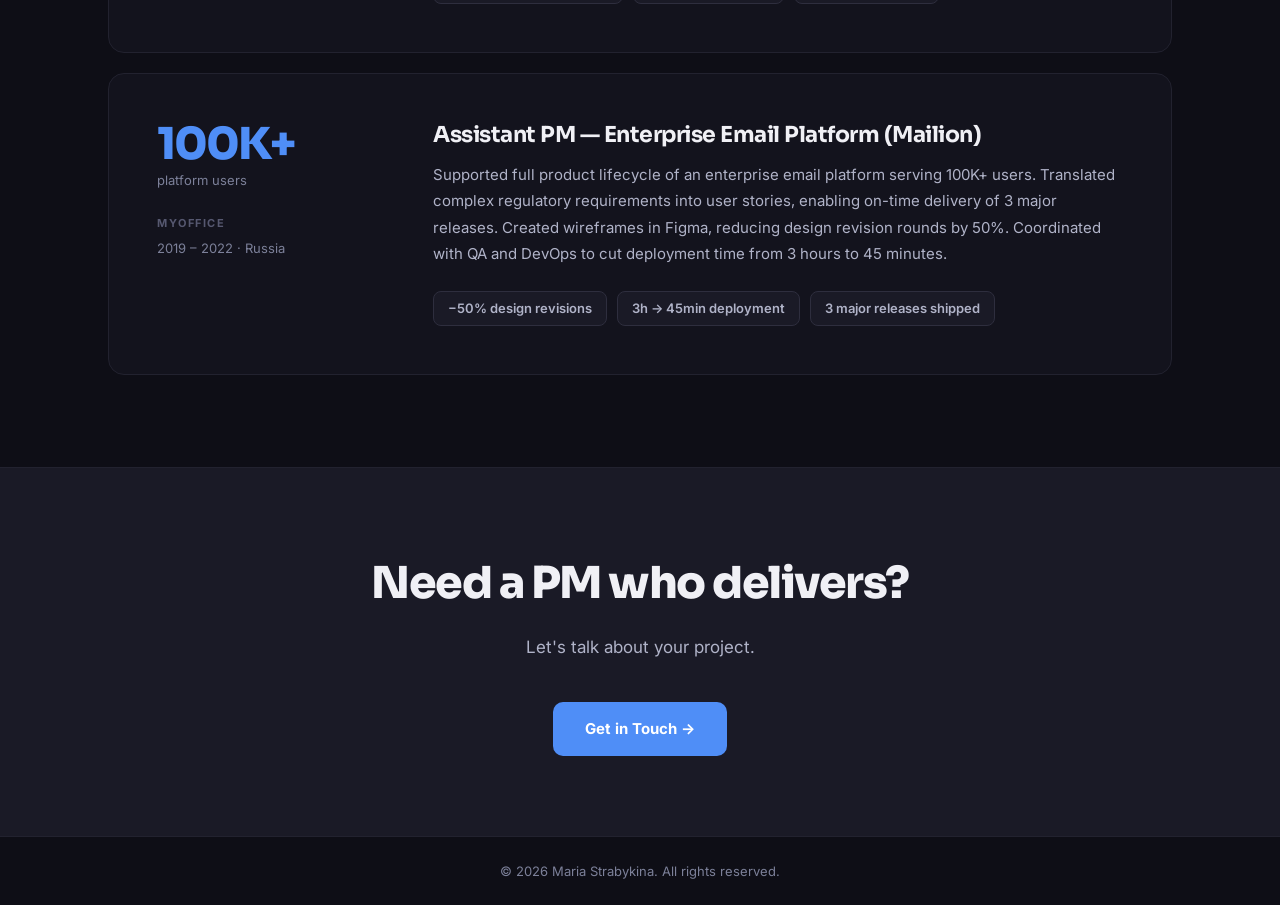
<file: services/pm.html>
<!DOCTYPE html>
<html lang="en">
<head>
  <meta charset="UTF-8" />
  <meta name="viewport" content="width=device-width, initial-scale=1.0" />
  <title>Project & Product Management — Maria Strabykina</title>
  <link rel="preconnect" href="https://fonts.googleapis.com" />
  <link href="https://fonts.googleapis.com/css2?family=Inter:wght@300;400;500;600;700&family=Sora:wght@400;600;700;800&display=swap" rel="stylesheet" />
  <link rel="stylesheet" href="_layout.css" />
</head>
<body>

<nav>
  <a href="../index.html" class="nav-logo">Maria Strabykina</a>
  <a href="../index.html" class="nav-back">← Back to main</a>
  <a href="mailto:mastrabykina@gmail.com" class="nav-cta">Work With Me</a>
</nav>

<div class="page-header">
  <div class="breadcrumb">
    <a href="../index.html">Home</a> <span>/</span> <span>Project & Product Management</span>
  </div>
  <h1 class="page-title">Project & Product<br><em>Management</em></h1>
  <p class="page-desc">7+ years leading cross-functional teams from kickoff to launch. Budgets up to $2.5M, teams up to 50 people, across SaaS, FinTech, EdTech, and Entertainment.</p>
  <div class="page-tags">
    <span class="tag">Agile / Scrum</span>
    <span class="tag">Product Ownership</span>
    <span class="tag">Roadmap Planning</span>
    <span class="tag">Stakeholder Management</span>
    <span class="tag">KYC / Compliance</span>
    <span class="tag">Jira · Notion · ClickUp</span>
    <span class="tag">Budget up to $2.5M</span>
  </div>
</div>

<div class="cases-section">
  <p class="cases-label">Selected Cases</p>

  <div class="case-card">
    <div class="case-meta">
      <div class="case-metric">5+</div>
      <div class="case-metric-label">parallel projects owned</div>
      <p class="case-client">The Banished Inc.</p>
      <p class="case-year">2020 – Present · US</p>
    </div>
    <div class="case-content">
      <h2 class="case-title">Product Owner — AI Casting Platform & Entertainment SaaS</h2>
      <p class="case-desc">Owned backlog for 5 parallel custom development projects including an AI-driven casting platform, workflow automation tools, analytics dashboards, and mobile apps. Introduced BDD practices (Gherkin + acceptance criteria) that reduced QA cycle time by 40% and defect escape rate by 22%. Facilitated discovery workshops with enterprise clients, reducing unnecessary feature development by 30%.</p>
      <div class="case-results">
        <span class="result-pill">−40% QA cycle time</span>
        <span class="result-pill">−22% defect escape rate</span>
        <span class="result-pill">−30% scope waste</span>
        <span class="result-pill">5 parallel products</span>
      </div>
    </div>
  </div>

  <div class="case-card">
    <div class="case-meta">
      <div class="case-metric">50+</div>
      <div class="case-metric-label">team members managed</div>
      <p class="case-client">Vention</p>
      <p class="case-year">2024 – 2025</p>
    </div>
    <div class="case-content">
      <h2 class="case-title">Team Manager — International Client Delivery</h2>
      <p class="case-desc">Managed a cross-functional delivery team supporting multiple concurrent international client programs. Translated complex client requirements into actionable technical plans. Owned resource planning, workload balancing, and delivery tracking across all active engagements.</p>
      <div class="case-results">
        <span class="result-pill">5+ specialists managed</span>
        <span class="result-pill">Multi-country delivery</span>
        <span class="result-pill">Concurrent programs</span>
      </div>
    </div>
  </div>

  <div class="case-card">
    <div class="case-meta">
      <div class="case-metric">−30%</div>
      <div class="case-metric-label">operational friction</div>
      <p class="case-client">Sberbank Technologies</p>
      <p class="case-year">2022 · Russia</p>
    </div>
    <div class="case-content">
      <h2 class="case-title">Head of Division — Enterprise Process Overhaul</h2>
      <p class="case-desc">Built internal documentation, process maps, training materials, and workflow logic that improved team adoption and reduced operational friction by 30%. Defined architecture and logic for internal automation initiatives, reducing manual work across selected processes by 20%.</p>
      <div class="case-results">
        <span class="result-pill">−30% operational friction</span>
        <span class="result-pill">−20% manual work</span>
        <span class="result-pill">10+ specialists led</span>
      </div>
    </div>
  </div>

  <div class="case-card">
    <div class="case-meta">
      <div class="case-metric">100K+</div>
      <div class="case-metric-label">platform users</div>
      <p class="case-client">MyOffice</p>
      <p class="case-year">2019 – 2022 · Russia</p>
    </div>
    <div class="case-content">
      <h2 class="case-title">Assistant PM — Enterprise Email Platform (Mailion)</h2>
      <p class="case-desc">Supported full product lifecycle of an enterprise email platform serving 100K+ users. Translated complex regulatory requirements into user stories, enabling on-time delivery of 3 major releases. Created wireframes in Figma, reducing design revision rounds by 50%. Coordinated with QA and DevOps to cut deployment time from 3 hours to 45 minutes.</p>
      <div class="case-results">
        <span class="result-pill">−50% design revisions</span>
        <span class="result-pill">3h → 45min deployment</span>
        <span class="result-pill">3 major releases shipped</span>
      </div>
    </div>
  </div>

</div>

<div class="page-cta">
  <h2>Need a PM who delivers?</h2>
  <p>Let's talk about your project.</p>
  <a href="mailto:mastrabykina@gmail.com" class="btn-primary">Get in Touch →</a>
</div>

<footer>© 2026 Maria Strabykina. All rights reserved.</footer>

</body>
</html>
</file>
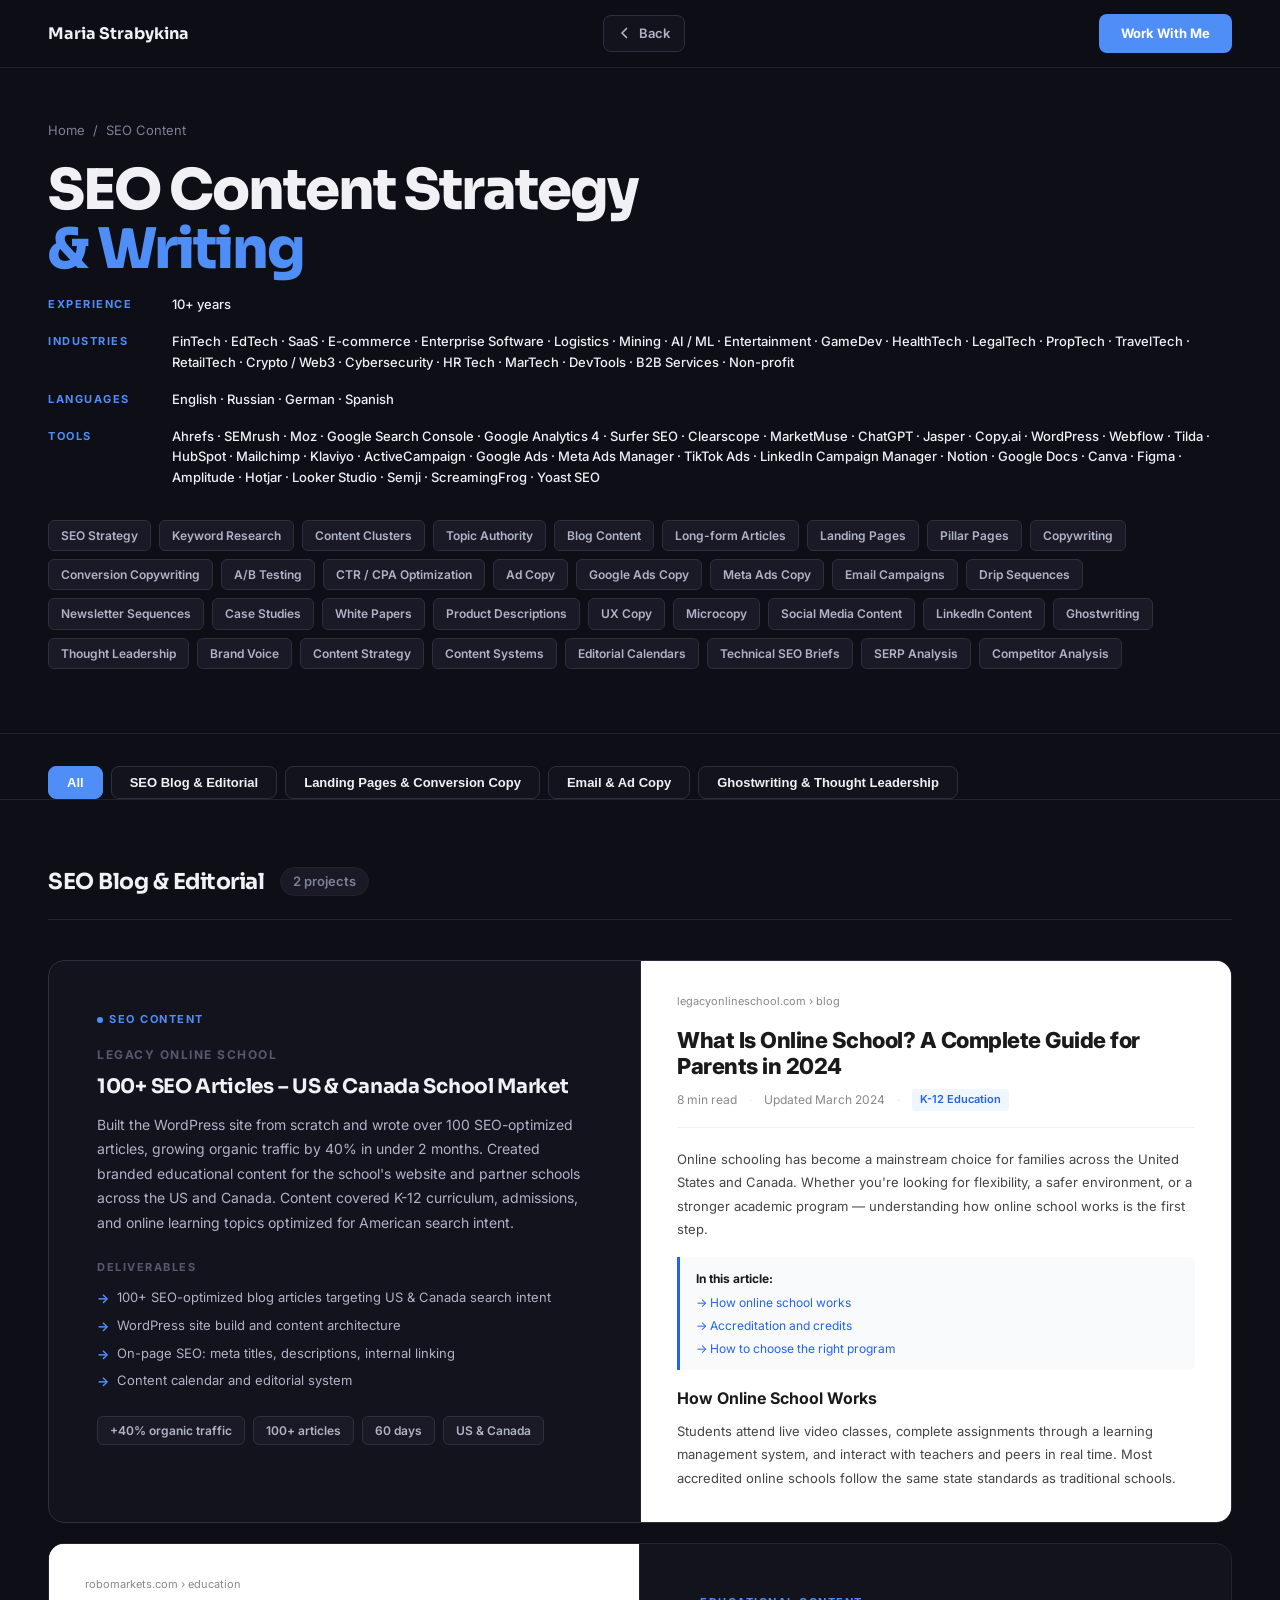
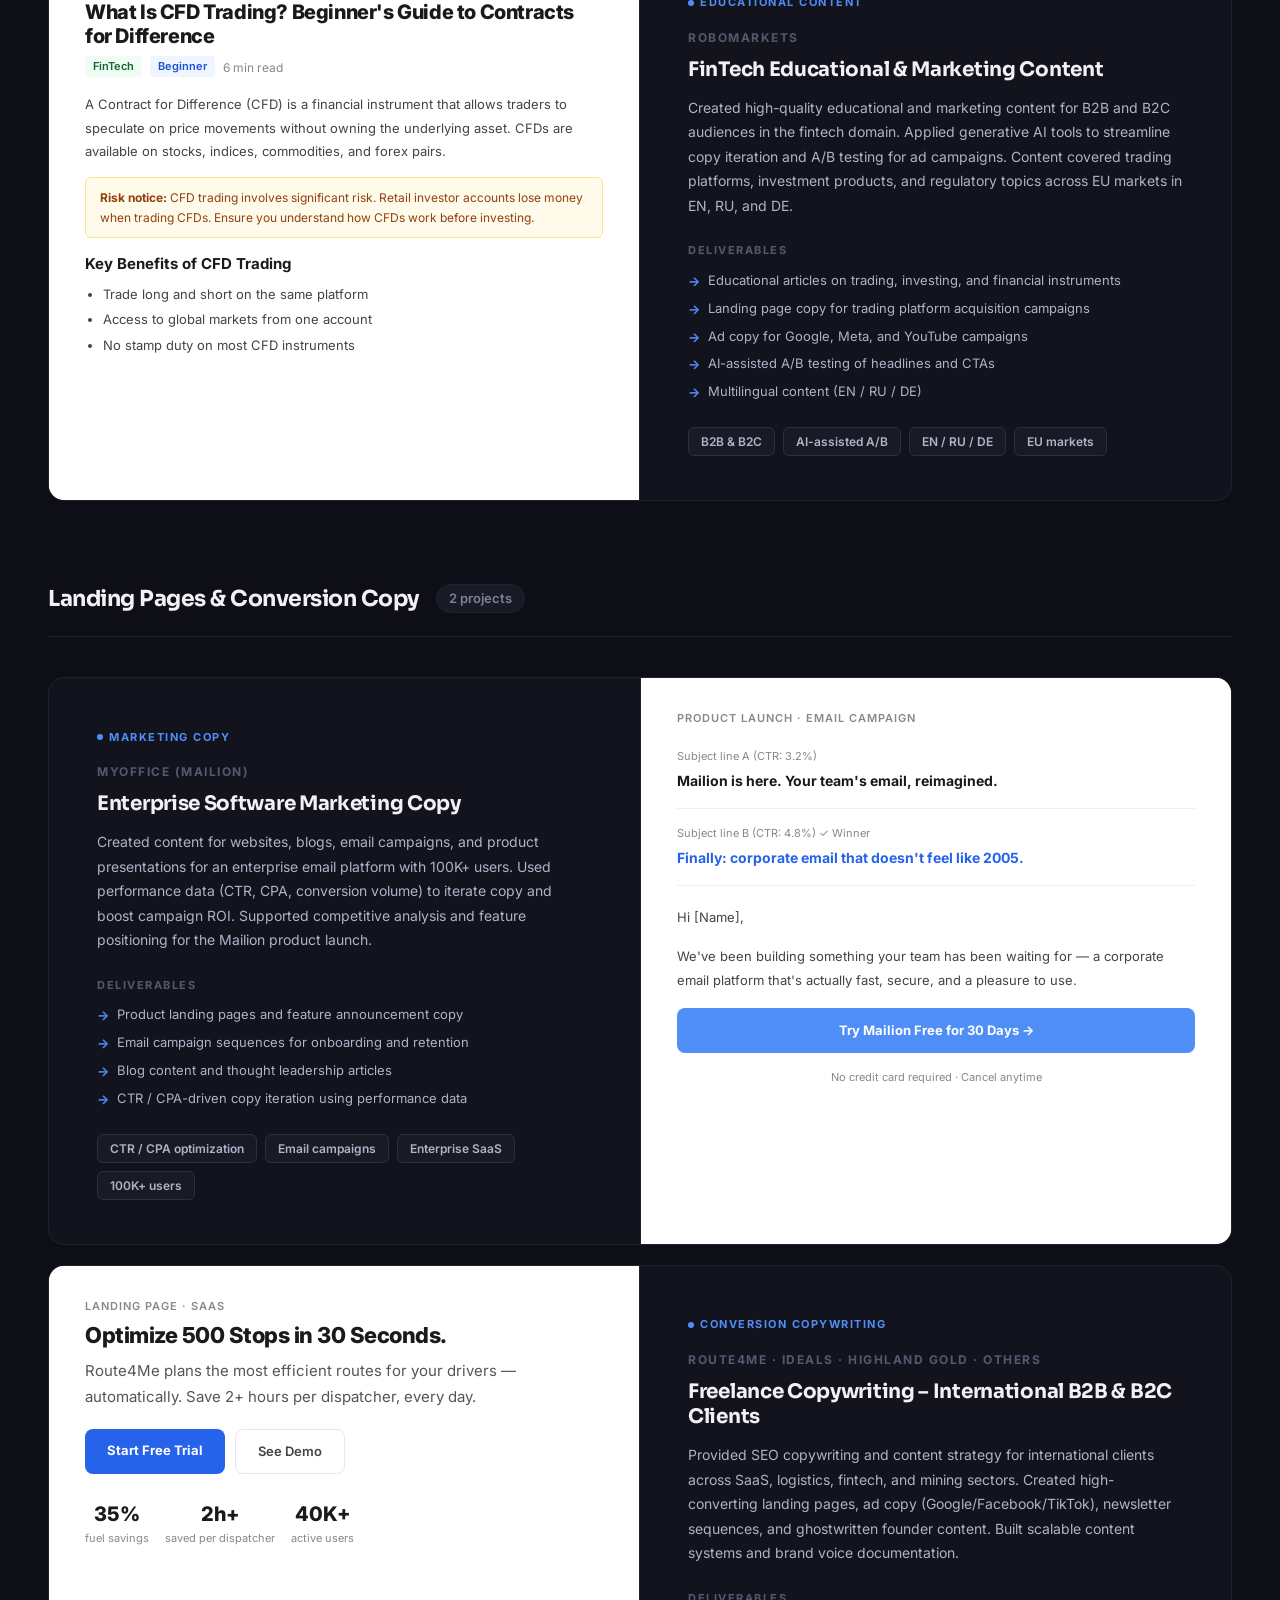
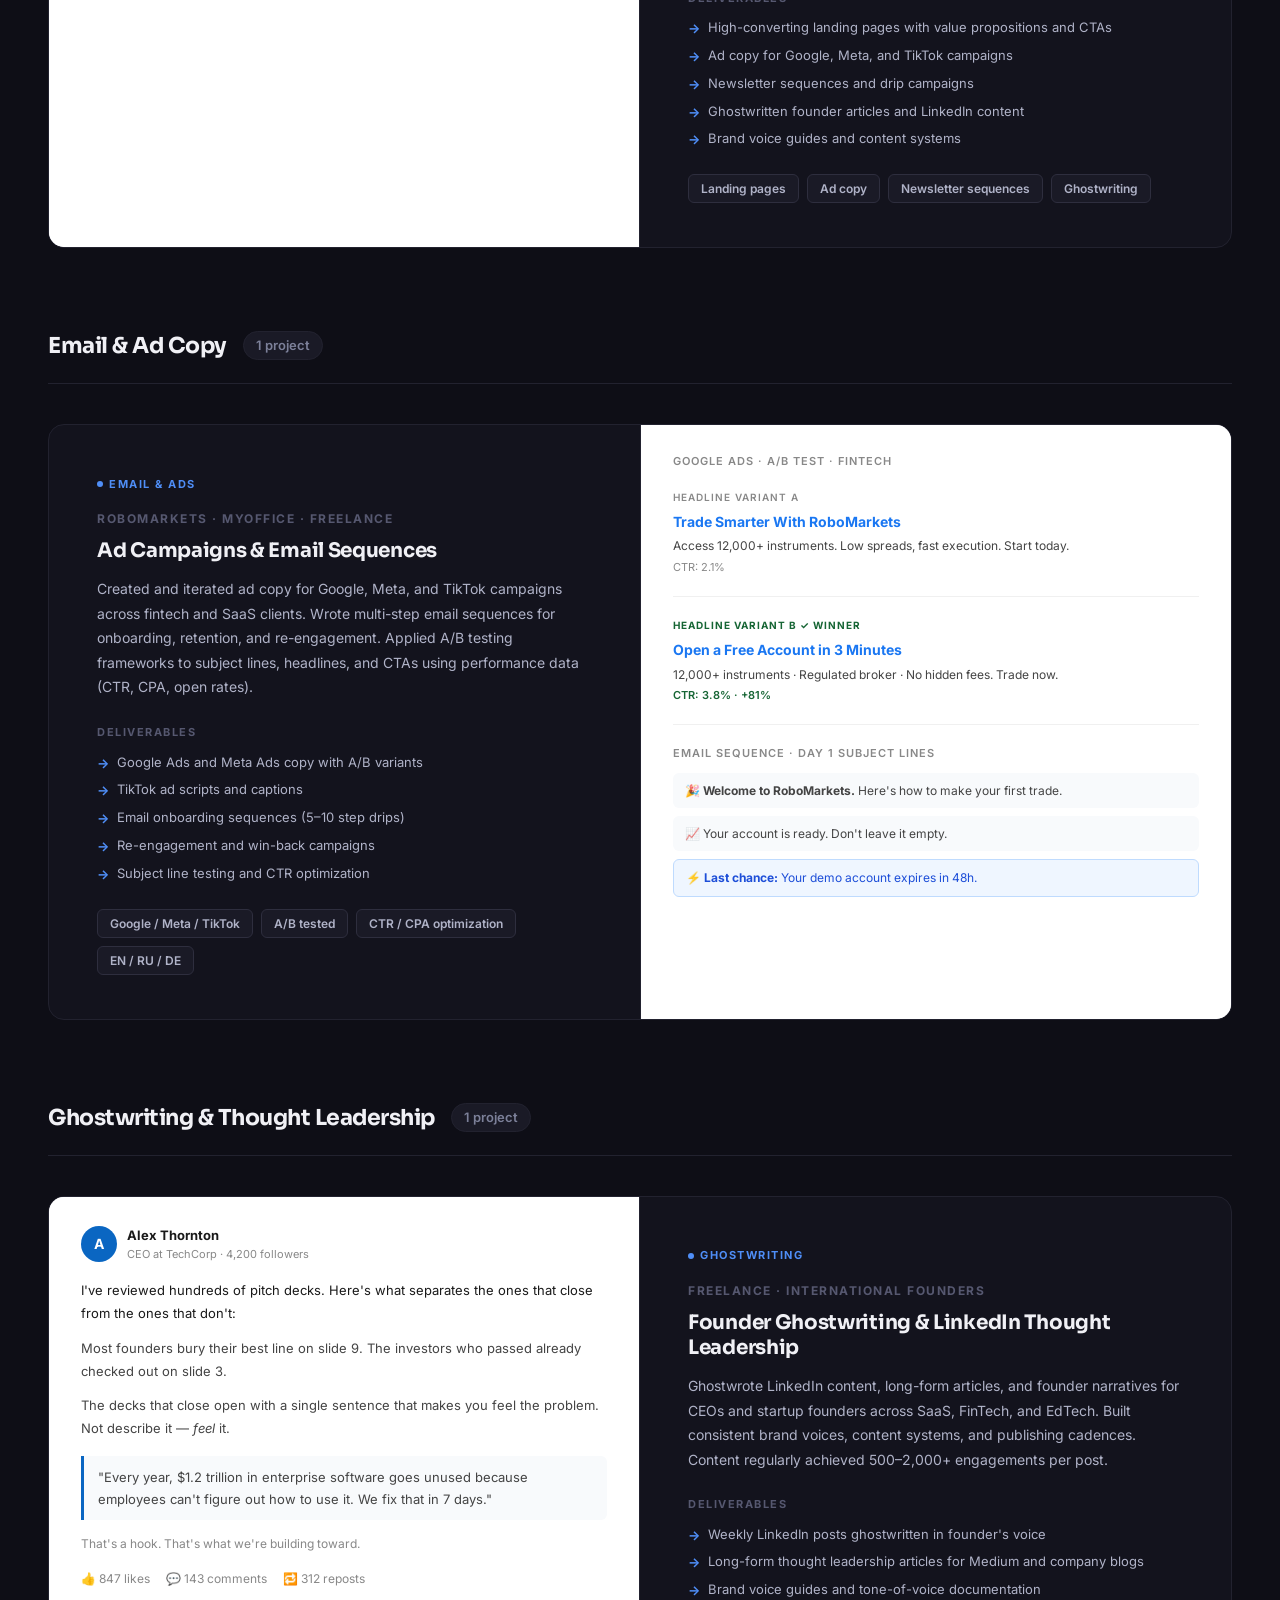
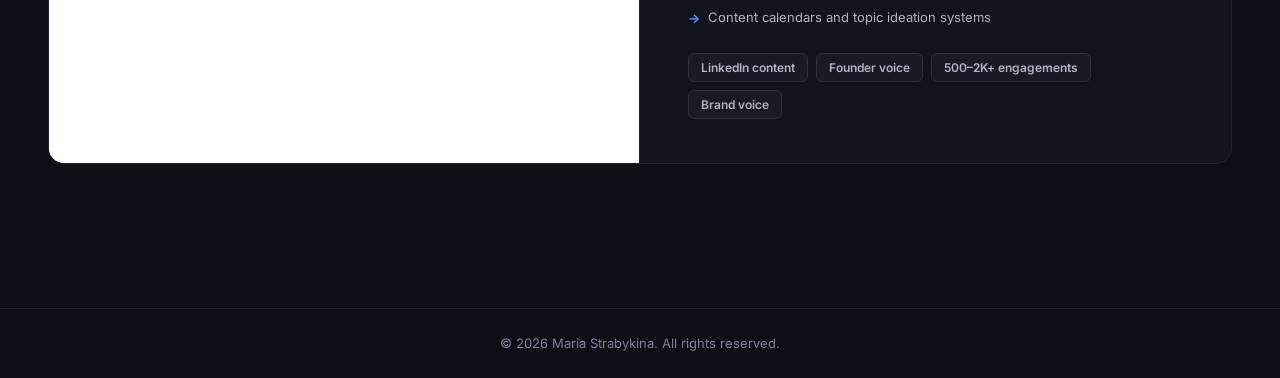
<file: services/seo-content.html>
<!DOCTYPE html>
<html lang="en">
<head>
  <meta charset="UTF-8" />
  <meta name="viewport" content="width=device-width, initial-scale=1.0" />
  <title>SEO Content Strategy & Writing — Maria Strabykina</title>
  <link rel="preconnect" href="https://fonts.googleapis.com" />
  <link href="https://fonts.googleapis.com/css2?family=Inter:wght@300;400;500;600;700&family=Sora:wght@400;600;700;800&display=swap" rel="stylesheet" />
  <style>
    *, *::before, *::after { box-sizing: border-box; margin: 0; padding: 0; }
    a { color: inherit; }

    :root {
      --bg:      #0e0e16;
      --bg2:     #13131d;
      --bg3:     #1a1a26;
      --border:  #22222f;
      --border2: #2e2e3e;
      --text:    #f0f0f5;
      --text2:   #b0b3c8;
      --muted:   #7c8099;
      --muted2:  #565870;
      --accent:  #4f8ef7;
    }

    html { scroll-behavior: smooth; }
    body { font-family: 'Inter', sans-serif; background: var(--bg); color: var(--text); line-height: 1.6; -webkit-font-smoothing: antialiased; }

    nav {
      position: fixed; top: 0; left: 0; right: 0; z-index: 100;
      background: rgba(14,14,22,0.92); backdrop-filter: blur(16px);
      border-bottom: 1px solid var(--border);
      padding: 0 48px; height: 68px;
      display: flex; align-items: center; justify-content: space-between;
    }
    .nav-logo { font-family: 'Sora', sans-serif; font-weight: 700; font-size: 16px; color: var(--text); text-decoration: none; }
    .nav-back {
      font-size: 13px; font-weight: 600; color: var(--text2);
      text-decoration: none; display: flex; align-items: center; gap: 7px;
      border: 1px solid var(--border2); border-radius: 8px;
      padding: 7px 14px; background: var(--bg2); transition: all 0.2s;
    }
    .nav-back:hover { color: var(--text); border-color: var(--accent); background: rgba(79,142,247,0.08); }
    .nav-back svg { transition: transform 0.2s; }
    .nav-back:hover svg { transform: translateX(-3px); }
    .nav-cta { background: var(--accent); color: #fff; padding: 9px 22px; border-radius: 8px; font-size: 13px; font-weight: 700; text-decoration: none; transition: opacity 0.2s; }
    .nav-cta:hover { opacity: 0.85; }

    .page-header { padding: 120px 48px 64px; max-width: 1400px; margin: 0 auto; border-bottom: 1px solid var(--border); }
    .breadcrumb { font-size: 13px; color: var(--muted); margin-bottom: 20px; display: flex; align-items: center; gap: 8px; }
    .breadcrumb a { color: var(--muted); text-decoration: none; transition: color 0.2s; }
    .breadcrumb a:hover { color: var(--text2); }

    .page-title { font-family: 'Sora', sans-serif; font-size: clamp(32px, 4.5vw, 56px); font-weight: 800; letter-spacing: -2px; line-height: 1.05; color: var(--text); margin-bottom: 16px; }
    .page-title em { font-style: normal; color: var(--accent); }

    .meta-row { display: grid; grid-template-columns: auto 1fr; gap: 16px 40px; align-items: start; margin-bottom: 32px; }
    .meta-item { display: contents; }
    .meta-label { font-size: 11px; font-weight: 700; text-transform: uppercase; letter-spacing: 1.5px; color: var(--accent); padding-top: 2px; white-space: nowrap; }
    .meta-value { font-size: 13px; font-weight: 500; color: var(--text); line-height: 1.6; }

    .tag-row { display: flex; flex-wrap: wrap; gap: 8px; }
    .tag { background: var(--bg3); border: 1px solid var(--border2); color: var(--text2); font-size: 12px; font-weight: 600; padding: 5px 12px; border-radius: 6px; }

    .content { max-width: 1400px; margin: 0 auto; padding: 64px 48px; }

    .cat-section { margin-bottom: 80px; }
    .cat-header { display: flex; align-items: center; gap: 16px; margin-bottom: 40px; padding-bottom: 20px; border-bottom: 1px solid var(--border); }
    .cat-title { font-family: 'Sora', sans-serif; font-size: 22px; font-weight: 700; color: var(--text); letter-spacing: -0.5px; }
    .cat-count { font-size: 13px; color: var(--muted); background: var(--bg3); border: 1px solid var(--border); border-radius: 20px; padding: 3px 12px; font-weight: 600; }

    .project-card { background: var(--bg2); border: 1px solid var(--border); border-radius: 16px; overflow: hidden; margin-bottom: 20px; transition: border-color 0.2s; }
    .project-card:hover { border-color: var(--border2); }
    .project-card.featured { border-color: var(--border2); }

    .project-inner { display: grid; grid-template-columns: 1fr 1fr; gap: 0; }
    .project-inner.reverse { grid-template-columns: 1fr 1fr; }

    .project-info { padding: 44px 48px; }
    .project-badge { display: inline-flex; align-items: center; gap: 6px; font-size: 11px; font-weight: 700; text-transform: uppercase; letter-spacing: 1.5px; color: var(--accent); margin-bottom: 16px; }
    .project-badge::before { content: ''; width: 6px; height: 6px; background: var(--accent); border-radius: 50%; }
    .project-client { font-size: 12px; font-weight: 700; text-transform: uppercase; letter-spacing: 1.5px; color: var(--muted2); margin-bottom: 10px; }
    .project-title { font-family: 'Sora', sans-serif; font-size: 20px; font-weight: 700; color: var(--text); letter-spacing: -0.3px; margin-bottom: 14px; line-height: 1.25; }
    .project-desc { font-size: 14px; color: var(--text2); line-height: 1.75; margin-bottom: 24px; }
    .project-deliverables { margin-bottom: 24px; }
    .deliverables-label { font-size: 11px; font-weight: 700; text-transform: uppercase; letter-spacing: 1.5px; color: var(--muted2); margin-bottom: 10px; }
    .deliverables-list { list-style: none; display: flex; flex-direction: column; gap: 6px; }
    .deliverables-list li { font-size: 13px; color: var(--text2); display: flex; align-items: flex-start; gap: 8px; }
    .deliverables-list li::before { content: '→'; color: var(--accent); font-weight: 700; flex-shrink: 0; margin-top: 1px; }
    .result-row { display: flex; flex-wrap: wrap; gap: 8px; }
    .result-pill { background: var(--bg3); border: 1px solid var(--border2); border-radius: 6px; padding: 4px 12px; font-size: 12px; font-weight: 600; color: var(--text2); }

    .project-preview { background: #f5f5f7; border-left: 1px solid var(--border); display: flex; flex-direction: column; overflow: hidden; min-height: 420px; padding: 0; }
    .project-inner.reverse .project-preview { border-left: none; border-right: 1px solid var(--border); }
    .doc-frame-content { flex: 1; overflow-y: auto; padding: 0; background: #ffffff; font-family: 'Inter', sans-serif; font-size: 12px; min-height: 380px; }

    footer { border-top: 1px solid var(--border); padding: 24px 48px; text-align: center; font-size: 13px; color: var(--muted); }

    /* CATEGORY NAV */
    .cat-nav {
      max-width: 1400px; margin: 0 auto;
      padding: 32px 48px 0;
      display: flex; gap: 8px; flex-wrap: wrap;
      border-bottom: 1px solid var(--border);
    }
    .cat-btn {
      padding: 8px 18px; border-radius: 8px;
      font-size: 13px; font-weight: 600;
      text-decoration: none; transition: all 0.2s;
      border: 1px solid var(--border2); color: var(--text);
      background: var(--bg2); cursor: pointer;
    }
    .cat-btn:hover, .cat-btn.active { background: var(--accent); border-color: var(--accent); color: #fff; }

    @media (max-width: 900px) {
      nav, .page-header, .cat-nav, .content { padding-left: 24px; padding-right: 24px; }
      .project-inner, .project-inner.reverse { grid-template-columns: 1fr; }
      .project-preview { min-height: 200px; border-left: none !important; border-right: none !important; border-top: 1px solid var(--border); }
      footer { padding: 24px; }
    }
  </style>
</head>
<body>

<nav>
  <a href="../index.html" class="nav-logo">Maria Strabykina</a>
  <a href="../index.html" class="nav-back">
    <svg width="14" height="14" viewBox="0 0 14 14" fill="none" xmlns="http://www.w3.org/2000/svg"><path d="M8.5 2.5L4 7L8.5 11.5" stroke="currentColor" stroke-width="1.7" stroke-linecap="round" stroke-linejoin="round"/></svg>
    Back
  </a>
  <a href="mailto:mastrabykina@gmail.com" class="nav-cta">Work With Me</a>
</nav>

<div class="page-header">
  <div class="breadcrumb">
    <a href="../index.html">Home</a> <span>/</span> <span>SEO Content</span>
  </div>
  <h1 class="page-title">SEO Content Strategy<br><em>& Writing</em></h1>

  <div class="meta-row">
    <div class="meta-item">
      <div class="meta-label">Experience</div>
      <div class="meta-value">10+ years</div>
    </div>
    <div class="meta-item">
      <div class="meta-label">Industries</div>
      <div class="meta-value">FinTech · EdTech · SaaS · E-commerce · Enterprise Software · Logistics · Mining · AI / ML · Entertainment · GameDev · HealthTech · LegalTech · PropTech · TravelTech · RetailTech · Crypto / Web3 · Cybersecurity · HR Tech · MarTech · DevTools · B2B Services · Non-profit</div>
    </div>
    <div class="meta-item">
      <div class="meta-label">Languages</div>
      <div class="meta-value">English · Russian · German · Spanish</div>
    </div>
    <div class="meta-item">
      <div class="meta-label">Tools</div>
      <div class="meta-value">Ahrefs · SEMrush · Moz · Google Search Console · Google Analytics 4 · Surfer SEO · Clearscope · MarketMuse · ChatGPT · Jasper · Copy.ai · WordPress · Webflow · Tilda · HubSpot · Mailchimp · Klaviyo · ActiveCampaign · Google Ads · Meta Ads Manager · TikTok Ads · LinkedIn Campaign Manager · Notion · Google Docs · Canva · Figma · Amplitude · Hotjar · Looker Studio · Semji · ScreamingFrog · Yoast SEO</div>
    </div>
  </div>

  <div class="tag-row">
    <span class="tag">SEO Strategy</span>
    <span class="tag">Keyword Research</span>
    <span class="tag">Content Clusters</span>
    <span class="tag">Topic Authority</span>
    <span class="tag">Blog Content</span>
    <span class="tag">Long-form Articles</span>
    <span class="tag">Landing Pages</span>
    <span class="tag">Pillar Pages</span>
    <span class="tag">Copywriting</span>
    <span class="tag">Conversion Copywriting</span>
    <span class="tag">A/B Testing</span>
    <span class="tag">CTR / CPA Optimization</span>
    <span class="tag">Ad Copy</span>
    <span class="tag">Google Ads Copy</span>
    <span class="tag">Meta Ads Copy</span>
    <span class="tag">Email Campaigns</span>
    <span class="tag">Drip Sequences</span>
    <span class="tag">Newsletter Sequences</span>
    <span class="tag">Case Studies</span>
    <span class="tag">White Papers</span>
    <span class="tag">Product Descriptions</span>
    <span class="tag">UX Copy</span>
    <span class="tag">Microcopy</span>
    <span class="tag">Social Media Content</span>
    <span class="tag">LinkedIn Content</span>
    <span class="tag">Ghostwriting</span>
    <span class="tag">Thought Leadership</span>
    <span class="tag">Brand Voice</span>
    <span class="tag">Content Strategy</span>
    <span class="tag">Content Systems</span>
    <span class="tag">Editorial Calendars</span>
    <span class="tag">Technical SEO Briefs</span>
    <span class="tag">SERP Analysis</span>
    <span class="tag">Competitor Analysis</span>
  </div>
</div>

<!-- CATEGORY NAV -->
<div class="cat-nav">
  <button class="cat-btn active" data-filter="all">All</button>
  <button class="cat-btn" data-filter="seo">SEO Blog & Editorial</button>
  <button class="cat-btn" data-filter="landing">Landing Pages & Conversion Copy</button>
  <button class="cat-btn" data-filter="email">Email & Ad Copy</button>
  <button class="cat-btn" data-filter="ghost">Ghostwriting & Thought Leadership</button>
</div>

<div class="content">

  <!-- ── 1. SEO BLOG & EDITORIAL ── -->
  <div class="cat-section" id="seo" data-cat="seo">
    <div class="cat-header">
      <span class="cat-title">SEO Blog & Editorial</span>
      <span class="cat-count">2 projects</span>
    </div>

    <!-- Legacy Online School -->
    <div class="project-card featured">
      <div class="project-inner">
        <div class="project-info">
          <p class="project-badge">SEO Content</p>
          <p class="project-client">Legacy Online School</p>
          <h2 class="project-title">100+ SEO Articles – US & Canada School Market</h2>
          <p class="project-desc">Built the WordPress site from scratch and wrote over 100 SEO-optimized articles, growing organic traffic by 40% in under 2 months. Created branded educational content for the school's website and partner schools across the US and Canada. Content covered K-12 curriculum, admissions, and online learning topics optimized for American search intent.</p>
          <div class="project-deliverables">
            <p class="deliverables-label">Deliverables</p>
            <ul class="deliverables-list">
              <li>100+ SEO-optimized blog articles targeting US & Canada search intent</li>
              <li>WordPress site build and content architecture</li>
              <li>On-page SEO: meta titles, descriptions, internal linking</li>
              <li>Content calendar and editorial system</li>
            </ul>
          </div>
          <div class="result-row">
            <span class="result-pill">+40% organic traffic</span>
            <span class="result-pill">100+ articles</span>
            <span class="result-pill">60 days</span>
            <span class="result-pill">US & Canada</span>
          </div>
        </div>
        <div class="project-preview">
          <div class="doc-frame-content" style="padding: 32px 36px; overflow-y: auto;">
            <div style="font-size:11px; color:#888; margin-bottom:16px;">legacyonlineschool.com › blog</div>
            <h1 style="font-size:22px; font-weight:800; color:#1a1a1a; margin-bottom:10px; line-height:1.2; letter-spacing:-0.5px;">What Is Online School? A Complete Guide for Parents in 2024</h1>
            <div style="display:flex; align-items:center; gap:12px; margin-bottom:20px; padding-bottom:16px; border-bottom:1px solid #f0f0f0;">
              <span style="font-size:12px; color:#888;">8 min read</span>
              <span style="color:#ddd;">·</span>
              <span style="font-size:12px; color:#888;">Updated March 2024</span>
              <span style="color:#ddd;">·</span>
              <span style="background:#eff6ff; color:#2563eb; font-size:11px; font-weight:600; padding:2px 8px; border-radius:4px;">K-12 Education</span>
            </div>
            <p style="font-size:13px; color:#444; line-height:1.8; margin-bottom:16px;">Online schooling has become a mainstream choice for families across the United States and Canada. Whether you're looking for flexibility, a safer environment, or a stronger academic program — understanding how online school works is the first step.</p>
            <div style="background:#f8fafc; border-left:3px solid #2563eb; padding:12px 16px; margin-bottom:16px; border-radius:0 6px 6px 0;">
              <p style="font-size:12px; font-weight:700; color:#1a1a1a; margin-bottom:4px;">In this article:</p>
              <ul style="list-style:none; display:flex; flex-direction:column; gap:4px;">
                <li style="font-size:12px; color:#2563eb;">→ How online school works</li>
                <li style="font-size:12px; color:#2563eb;">→ Accreditation and credits</li>
                <li style="font-size:12px; color:#2563eb;">→ How to choose the right program</li>
              </ul>
            </div>
            <h2 style="font-size:16px; font-weight:700; color:#1a1a1a; margin-bottom:8px;">How Online School Works</h2>
            <p style="font-size:13px; color:#444; line-height:1.8;">Students attend live video classes, complete assignments through a learning management system, and interact with teachers and peers in real time. Most accredited online schools follow the same state standards as traditional schools.</p>
          </div>
        </div>
      </div>
    </div>

    <!-- RoboMarkets -->
    <div class="project-card">
      <div class="project-inner reverse">
        <div class="project-preview">
          <div class="doc-frame-content" style="padding: 32px 36px; overflow-y: auto;">
            <div style="font-size:11px; color:#888; margin-bottom:6px;">robomarkets.com › education</div>
            <h1 style="font-size:20px; font-weight:800; color:#1a1a1a; margin-bottom:8px; line-height:1.2; letter-spacing:-0.4px;">What Is CFD Trading? Beginner's Guide to Contracts for Difference</h1>
            <div style="display:flex; gap:8px; margin-bottom:16px; flex-wrap:wrap;">
              <span style="background:#f0fdf4; color:#166534; font-size:11px; font-weight:600; padding:2px 8px; border-radius:4px;">FinTech</span>
              <span style="background:#eff6ff; color:#1d4ed8; font-size:11px; font-weight:600; padding:2px 8px; border-radius:4px;">Beginner</span>
              <span style="font-size:12px; color:#888; padding-top:2px;">6 min read</span>
            </div>
            <p style="font-size:13px; color:#444; line-height:1.8; margin-bottom:14px;">A Contract for Difference (CFD) is a financial instrument that allows traders to speculate on price movements without owning the underlying asset. CFDs are available on stocks, indices, commodities, and forex pairs.</p>
            <div style="background:#fffbeb; border:1px solid #fde68a; border-radius:6px; padding:10px 14px; margin-bottom:14px;">
              <p style="font-size:12px; color:#92400e;"><strong>Risk notice:</strong> CFD trading involves significant risk. Retail investor accounts lose money when trading CFDs. Ensure you understand how CFDs work before investing.</p>
            </div>
            <h2 style="font-size:15px; font-weight:700; color:#1a1a1a; margin-bottom:8px;">Key Benefits of CFD Trading</h2>
            <ul style="list-style:disc; padding-left:18px; display:flex; flex-direction:column; gap:5px;">
              <li style="font-size:13px; color:#444; line-height:1.6;">Trade long and short on the same platform</li>
              <li style="font-size:13px; color:#444; line-height:1.6;">Access to global markets from one account</li>
              <li style="font-size:13px; color:#444; line-height:1.6;">No stamp duty on most CFD instruments</li>
            </ul>
          </div>
        </div>
        <div class="project-info">
          <p class="project-badge">Educational Content</p>
          <p class="project-client">RoboMarkets</p>
          <h2 class="project-title">FinTech Educational & Marketing Content</h2>
          <p class="project-desc">Created high-quality educational and marketing content for B2B and B2C audiences in the fintech domain. Applied generative AI tools to streamline copy iteration and A/B testing for ad campaigns. Content covered trading platforms, investment products, and regulatory topics across EU markets in EN, RU, and DE.</p>
          <div class="project-deliverables">
            <p class="deliverables-label">Deliverables</p>
            <ul class="deliverables-list">
              <li>Educational articles on trading, investing, and financial instruments</li>
              <li>Landing page copy for trading platform acquisition campaigns</li>
              <li>Ad copy for Google, Meta, and YouTube campaigns</li>
              <li>AI-assisted A/B testing of headlines and CTAs</li>
              <li>Multilingual content (EN / RU / DE)</li>
            </ul>
          </div>
          <div class="result-row">
            <span class="result-pill">B2B & B2C</span>
            <span class="result-pill">AI-assisted A/B</span>
            <span class="result-pill">EN / RU / DE</span>
            <span class="result-pill">EU markets</span>
          </div>
        </div>
      </div>
    </div>

  </div><!-- /cat-section seo -->

  <!-- ── 2. LANDING PAGES & CONVERSION COPY ── -->
  <div class="cat-section" id="landing" data-cat="landing">
    <div class="cat-header">
      <span class="cat-title">Landing Pages & Conversion Copy</span>
      <span class="cat-count">2 projects</span>
    </div>

    <!-- MyOffice -->
    <div class="project-card">
      <div class="project-inner">
        <div class="project-info">
          <p class="project-badge">Marketing Copy</p>
          <p class="project-client">MyOffice (Mailion)</p>
          <h2 class="project-title">Enterprise Software Marketing Copy</h2>
          <p class="project-desc">Created content for websites, blogs, email campaigns, and product presentations for an enterprise email platform with 100K+ users. Used performance data (CTR, CPA, conversion volume) to iterate copy and boost campaign ROI. Supported competitive analysis and feature positioning for the Mailion product launch.</p>
          <div class="project-deliverables">
            <p class="deliverables-label">Deliverables</p>
            <ul class="deliverables-list">
              <li>Product landing pages and feature announcement copy</li>
              <li>Email campaign sequences for onboarding and retention</li>
              <li>Blog content and thought leadership articles</li>
              <li>CTR / CPA-driven copy iteration using performance data</li>
            </ul>
          </div>
          <div class="result-row">
            <span class="result-pill">CTR / CPA optimization</span>
            <span class="result-pill">Email campaigns</span>
            <span class="result-pill">Enterprise SaaS</span>
            <span class="result-pill">100K+ users</span>
          </div>
        </div>
        <div class="project-preview">
          <div class="doc-frame-content" style="padding: 32px 36px; overflow-y: auto;">
            <div style="font-size:11px; color:#888; margin-bottom:20px; text-transform:uppercase; letter-spacing:1px; font-weight:600;">Product Launch · Email Campaign</div>
            <div style="border-bottom:1px solid #f0f0f0; padding-bottom:16px; margin-bottom:16px;">
              <div style="font-size:11px; color:#888; margin-bottom:4px;">Subject line A (CTR: 3.2%)</div>
              <div style="font-size:14px; font-weight:700; color:#1a1a1a;">Mailion is here. Your team's email, reimagined.</div>
            </div>
            <div style="border-bottom:1px solid #f0f0f0; padding-bottom:16px; margin-bottom:20px;">
              <div style="font-size:11px; color:#888; margin-bottom:4px;">Subject line B (CTR: 4.8%) ✓ Winner</div>
              <div style="font-size:14px; font-weight:700; color:#2563eb;">Finally: corporate email that doesn't feel like 2005.</div>
            </div>
            <p style="font-size:13px; color:#444; line-height:1.8; margin-bottom:16px;">Hi [Name],</p>
            <p style="font-size:13px; color:#444; line-height:1.8; margin-bottom:16px;">We've been building something your team has been waiting for — a corporate email platform that's actually fast, secure, and a pleasure to use.</p>
            <div style="background:#4f8ef7; color:#fff; text-align:center; padding:12px 24px; border-radius:8px; font-size:13px; font-weight:700; margin-bottom:16px;">Try Mailion Free for 30 Days →</div>
            <p style="font-size:11px; color:#888; text-align:center;">No credit card required · Cancel anytime</p>
          </div>
        </div>
      </div>
    </div>

    <!-- Freelance -->
    <div class="project-card">
      <div class="project-inner reverse">
        <div class="project-preview">
          <div class="doc-frame-content" style="padding: 32px 36px; overflow-y: auto;">
            <div style="font-size:11px; color:#888; margin-bottom:6px; text-transform:uppercase; letter-spacing:1px; font-weight:600;">Landing Page · SaaS</div>
            <h1 style="font-size:22px; font-weight:800; color:#1a1a1a; margin-bottom:10px; line-height:1.2; letter-spacing:-0.5px;">Optimize 500 Stops in 30 Seconds.</h1>
            <p style="font-size:15px; color:#555; line-height:1.7; margin-bottom:20px;">Route4Me plans the most efficient routes for your drivers — automatically. Save 2+ hours per dispatcher, every day.</p>
            <div style="display:flex; gap:10px; margin-bottom:24px;">
              <div style="background:#2563eb; color:#fff; padding:11px 22px; border-radius:8px; font-size:13px; font-weight:700;">Start Free Trial</div>
              <div style="border:1px solid #e5e7eb; color:#444; padding:11px 22px; border-radius:8px; font-size:13px; font-weight:600;">See Demo</div>
            </div>
            <div style="display:flex; gap:16px; flex-wrap:wrap;">
              <div style="text-align:center;">
                <div style="font-size:20px; font-weight:800; color:#1a1a1a;">35%</div>
                <div style="font-size:11px; color:#888;">fuel savings</div>
              </div>
              <div style="text-align:center;">
                <div style="font-size:20px; font-weight:800; color:#1a1a1a;">2h+</div>
                <div style="font-size:11px; color:#888;">saved per dispatcher</div>
              </div>
              <div style="text-align:center;">
                <div style="font-size:20px; font-weight:800; color:#1a1a1a;">40K+</div>
                <div style="font-size:11px; color:#888;">active users</div>
              </div>
            </div>
          </div>
        </div>
        <div class="project-info">
          <p class="project-badge">Conversion Copywriting</p>
          <p class="project-client">Route4Me · iDeals · Highland Gold · others</p>
          <h2 class="project-title">Freelance Copywriting – International B2B & B2C Clients</h2>
          <p class="project-desc">Provided SEO copywriting and content strategy for international clients across SaaS, logistics, fintech, and mining sectors. Created high-converting landing pages, ad copy (Google/Facebook/TikTok), newsletter sequences, and ghostwritten founder content. Built scalable content systems and brand voice documentation.</p>
          <div class="project-deliverables">
            <p class="deliverables-label">Deliverables</p>
            <ul class="deliverables-list">
              <li>High-converting landing pages with value propositions and CTAs</li>
              <li>Ad copy for Google, Meta, and TikTok campaigns</li>
              <li>Newsletter sequences and drip campaigns</li>
              <li>Ghostwritten founder articles and LinkedIn content</li>
              <li>Brand voice guides and content systems</li>
            </ul>
          </div>
          <div class="result-row">
            <span class="result-pill">Landing pages</span>
            <span class="result-pill">Ad copy</span>
            <span class="result-pill">Newsletter sequences</span>
            <span class="result-pill">Ghostwriting</span>
          </div>
        </div>
      </div>
    </div>

  </div><!-- /cat-section landing -->

  <!-- ── 3. EMAIL & AD COPY ── -->
  <div class="cat-section" id="email" data-cat="email">
    <div class="cat-header">
      <span class="cat-title">Email & Ad Copy</span>
      <span class="cat-count">1 project</span>
    </div>

    <div class="project-card">
      <div class="project-inner">
        <div class="project-info">
          <p class="project-badge">Email & Ads</p>
          <p class="project-client">RoboMarkets · MyOffice · Freelance</p>
          <h2 class="project-title">Ad Campaigns & Email Sequences</h2>
          <p class="project-desc">Created and iterated ad copy for Google, Meta, and TikTok campaigns across fintech and SaaS clients. Wrote multi-step email sequences for onboarding, retention, and re-engagement. Applied A/B testing frameworks to subject lines, headlines, and CTAs using performance data (CTR, CPA, open rates).</p>
          <div class="project-deliverables">
            <p class="deliverables-label">Deliverables</p>
            <ul class="deliverables-list">
              <li>Google Ads and Meta Ads copy with A/B variants</li>
              <li>TikTok ad scripts and captions</li>
              <li>Email onboarding sequences (5–10 step drips)</li>
              <li>Re-engagement and win-back campaigns</li>
              <li>Subject line testing and CTR optimization</li>
            </ul>
          </div>
          <div class="result-row">
            <span class="result-pill">Google / Meta / TikTok</span>
            <span class="result-pill">A/B tested</span>
            <span class="result-pill">CTR / CPA optimization</span>
            <span class="result-pill">EN / RU / DE</span>
          </div>
        </div>
        <div class="project-preview">
          <div class="doc-frame-content" style="padding: 28px 32px; overflow-y: auto;">
            <div style="font-size:11px; color:#888; text-transform:uppercase; letter-spacing:1px; font-weight:600; margin-bottom:18px;">Google Ads · A/B Test · FinTech</div>
            <div style="margin-bottom:20px; padding-bottom:20px; border-bottom:1px solid #f0f0f0;">
              <div style="font-size:10px; color:#888; font-weight:600; text-transform:uppercase; letter-spacing:1px; margin-bottom:6px;">Headline variant A</div>
              <div style="font-size:14px; font-weight:700; color:#1a77f2; margin-bottom:3px;">Trade Smarter With RoboMarkets</div>
              <div style="font-size:12px; color:#444; margin-bottom:3px;">Access 12,000+ instruments. Low spreads, fast execution. Start today.</div>
              <div style="font-size:11px; color:#888;">CTR: 2.1%</div>
            </div>
            <div style="margin-bottom:20px; padding-bottom:20px; border-bottom:1px solid #f0f0f0;">
              <div style="font-size:10px; color:#166534; font-weight:700; text-transform:uppercase; letter-spacing:1px; margin-bottom:6px;">Headline variant B ✓ Winner</div>
              <div style="font-size:14px; font-weight:700; color:#1a77f2; margin-bottom:3px;">Open a Free Account in 3 Minutes</div>
              <div style="font-size:12px; color:#444; margin-bottom:3px;">12,000+ instruments · Regulated broker · No hidden fees. Trade now.</div>
              <div style="font-size:11px; color:#166534; font-weight:600;">CTR: 3.8% · +81%</div>
            </div>
            <div style="font-size:11px; color:#888; text-transform:uppercase; letter-spacing:1px; font-weight:600; margin-bottom:10px;">Email sequence · Day 1 subject lines</div>
            <div style="display:flex; flex-direction:column; gap:8px;">
              <div style="background:#f8fafc; border-radius:6px; padding:8px 12px; font-size:12px; color:#444;">🎉 <strong>Welcome to RoboMarkets.</strong> Here's how to make your first trade.</div>
              <div style="background:#f8fafc; border-radius:6px; padding:8px 12px; font-size:12px; color:#444;">📈 Your account is ready. Don't leave it empty.</div>
              <div style="background:#eff6ff; border-radius:6px; padding:8px 12px; font-size:12px; color:#1d4ed8; border:1px solid #bfdbfe;">⚡ <strong>Last chance:</strong> Your demo account expires in 48h.</div>
            </div>
          </div>
        </div>
      </div>
    </div>

  </div><!-- /cat-section email -->

  <!-- ── 4. GHOSTWRITING & THOUGHT LEADERSHIP ── -->
  <div class="cat-section" id="ghost" data-cat="ghost">
    <div class="cat-header">
      <span class="cat-title">Ghostwriting & Thought Leadership</span>
      <span class="cat-count">1 project</span>
    </div>

    <div class="project-card">
      <div class="project-inner reverse">
        <div class="project-preview">
          <div class="doc-frame-content" style="padding: 28px 32px; overflow-y: auto;">
            <div style="display:flex; align-items:center; gap:10px; margin-bottom:16px;">
              <div style="width:36px; height:36px; border-radius:50%; background:#0a66c2; display:flex; align-items:center; justify-content:center; color:#fff; font-size:14px; font-weight:700; flex-shrink:0;">A</div>
              <div>
                <div style="font-size:13px; font-weight:700; color:#1a1a1a;">Alex Thornton</div>
                <div style="font-size:11px; color:#888;">CEO at TechCorp · 4,200 followers</div>
              </div>
            </div>
            <p style="font-size:13px; color:#1a1a1a; line-height:1.75; margin-bottom:12px;">I've reviewed hundreds of pitch decks. Here's what separates the ones that close from the ones that don't:</p>
            <p style="font-size:13px; color:#444; line-height:1.75; margin-bottom:12px;">Most founders bury their best line on slide 9. The investors who passed already checked out on slide 3.</p>
            <p style="font-size:13px; color:#444; line-height:1.75; margin-bottom:16px;">The decks that close open with a single sentence that makes you feel the problem. Not describe it — <em>feel</em> it.</p>
            <div style="background:#f8fafc; border-left:3px solid #0a66c2; padding:10px 14px; border-radius:0 6px 6px 0; margin-bottom:14px;">
              <p style="font-size:13px; color:#444; line-height:1.7;">"Every year, $1.2 trillion in enterprise software goes unused because employees can't figure out how to use it. We fix that in 7 days."</p>
            </div>
            <p style="font-size:12px; color:#888;">That's a hook. That's what we're building toward.</p>
            <div style="display:flex; gap:16px; margin-top:16px; font-size:12px; color:#888;">
              <span>👍 847 likes</span>
              <span>💬 143 comments</span>
              <span>🔁 312 reposts</span>
            </div>
          </div>
        </div>
        <div class="project-info">
          <p class="project-badge">Ghostwriting</p>
          <p class="project-client">Freelance · International Founders</p>
          <h2 class="project-title">Founder Ghostwriting & LinkedIn Thought Leadership</h2>
          <p class="project-desc">Ghostwrote LinkedIn content, long-form articles, and founder narratives for CEOs and startup founders across SaaS, FinTech, and EdTech. Built consistent brand voices, content systems, and publishing cadences. Content regularly achieved 500–2,000+ engagements per post.</p>
          <div class="project-deliverables">
            <p class="deliverables-label">Deliverables</p>
            <ul class="deliverables-list">
              <li>Weekly LinkedIn posts ghostwritten in founder's voice</li>
              <li>Long-form thought leadership articles for Medium and company blogs</li>
              <li>Brand voice guides and tone-of-voice documentation</li>
              <li>Content calendars and topic ideation systems</li>
            </ul>
          </div>
          <div class="result-row">
            <span class="result-pill">LinkedIn content</span>
            <span class="result-pill">Founder voice</span>
            <span class="result-pill">500–2K+ engagements</span>
            <span class="result-pill">Brand voice</span>
          </div>
        </div>
      </div>
    </div>

  </div><!-- /cat-section ghost -->

</div><!-- /content -->

<footer>© 2026 Maria Strabykina. All rights reserved.</footer>

<script>
  const btns = document.querySelectorAll('.cat-btn');
  const sections = document.querySelectorAll('.cat-section');

  btns.forEach(btn => {
    btn.addEventListener('click', () => {
      const filter = btn.dataset.filter;
      btns.forEach(b => b.classList.remove('active'));
      btn.classList.add('active');
      sections.forEach(sec => {
        if (filter === 'all' || sec.dataset.cat === filter) {
          sec.style.display = '';
          sec.style.opacity = '0';
          sec.style.transform = 'translateY(12px)';
          requestAnimationFrame(() => {
            requestAnimationFrame(() => {
              sec.style.transition = 'opacity 0.28s ease, transform 0.28s ease';
              sec.style.opacity = '1';
              sec.style.transform = 'translateY(0)';
            });
          });
        } else {
          sec.style.transition = 'none';
          sec.style.display = 'none';
          sec.style.opacity = '';
          sec.style.transform = '';
        }
      });
    });
  });
</script>

</body>
</html>
</file>
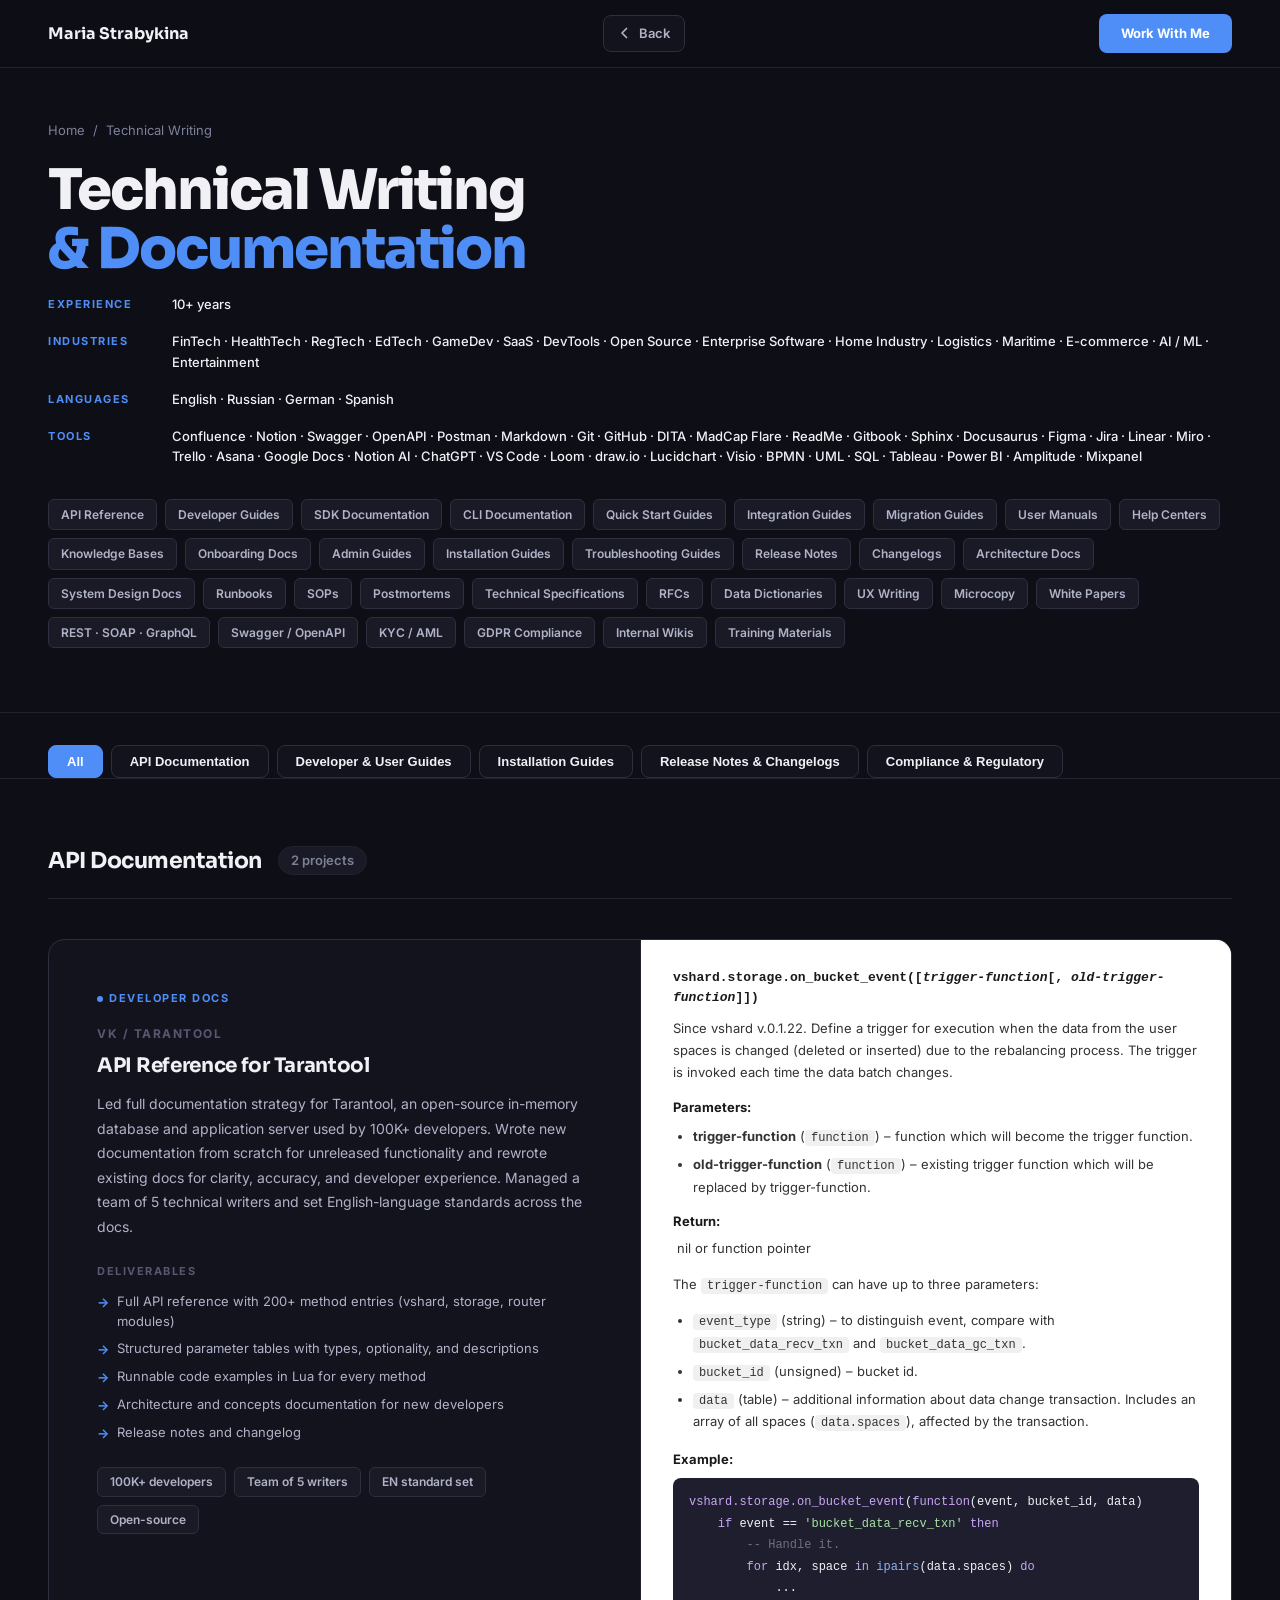
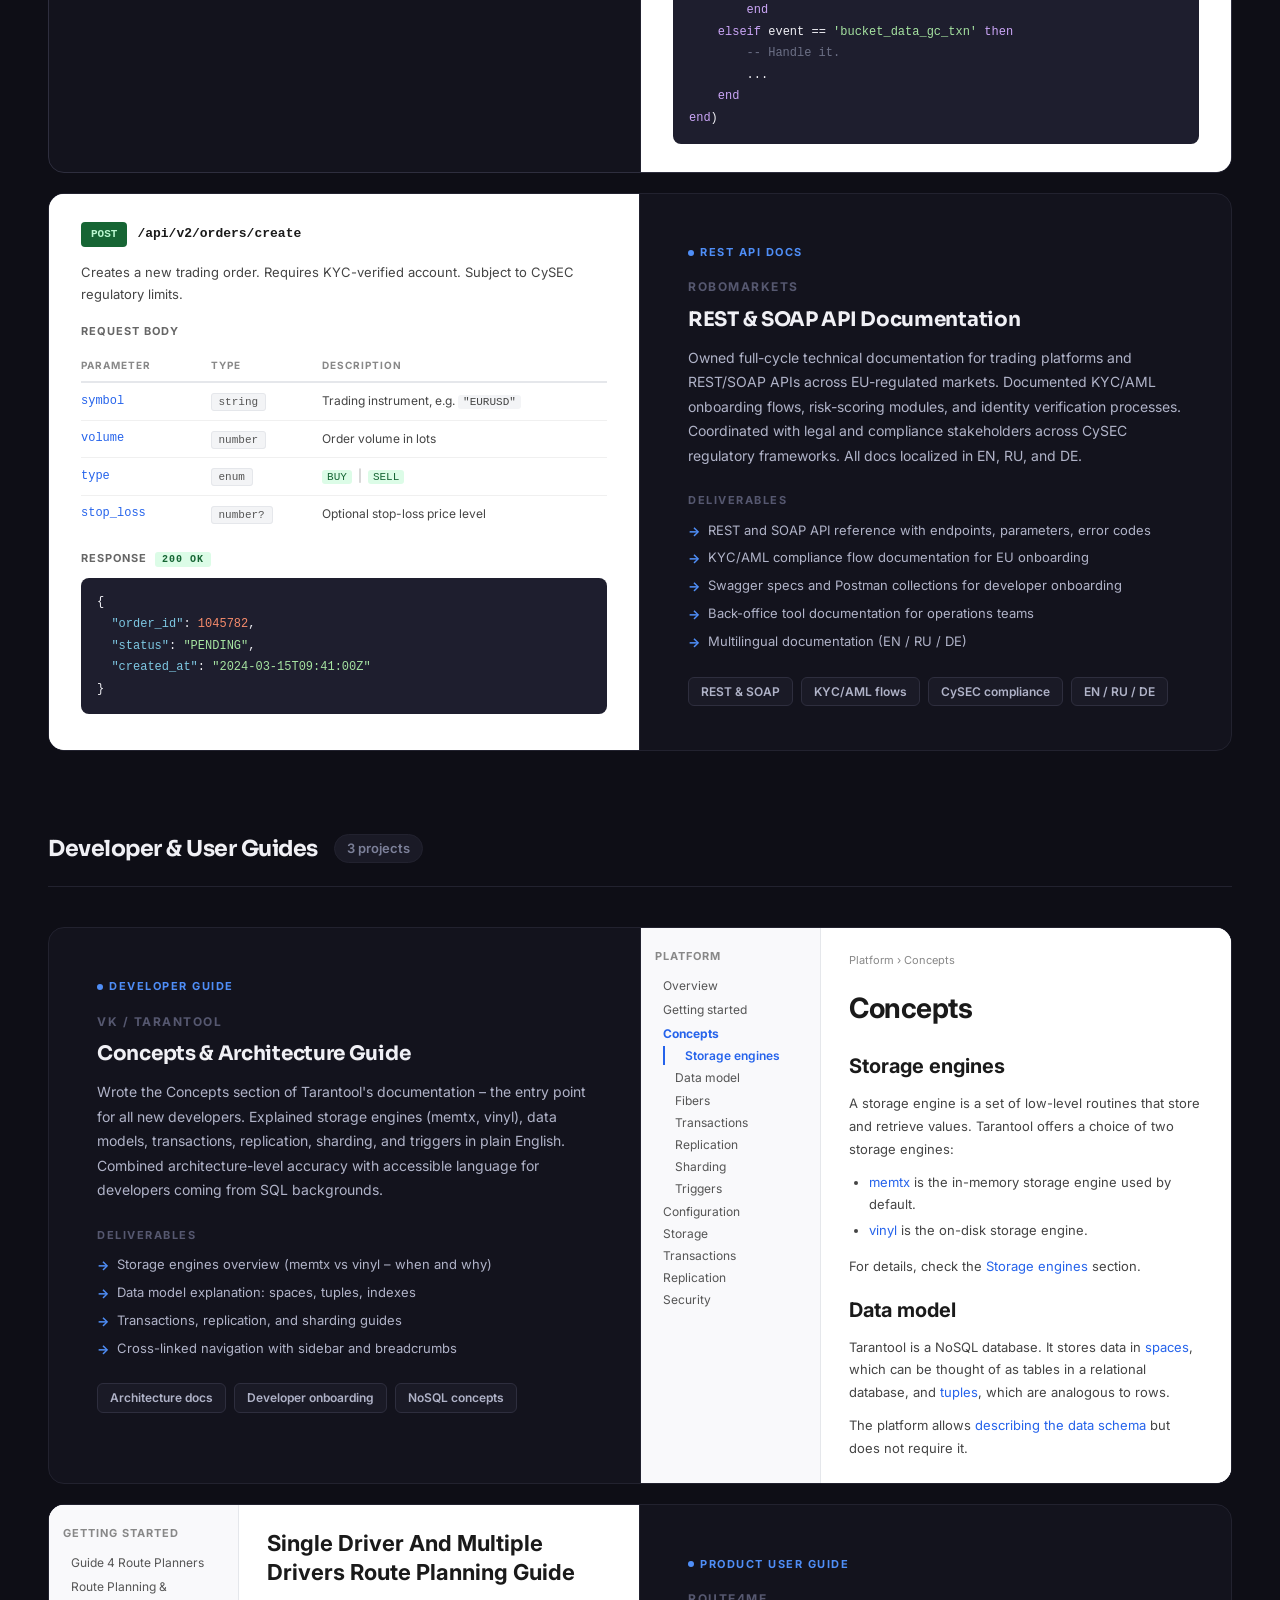
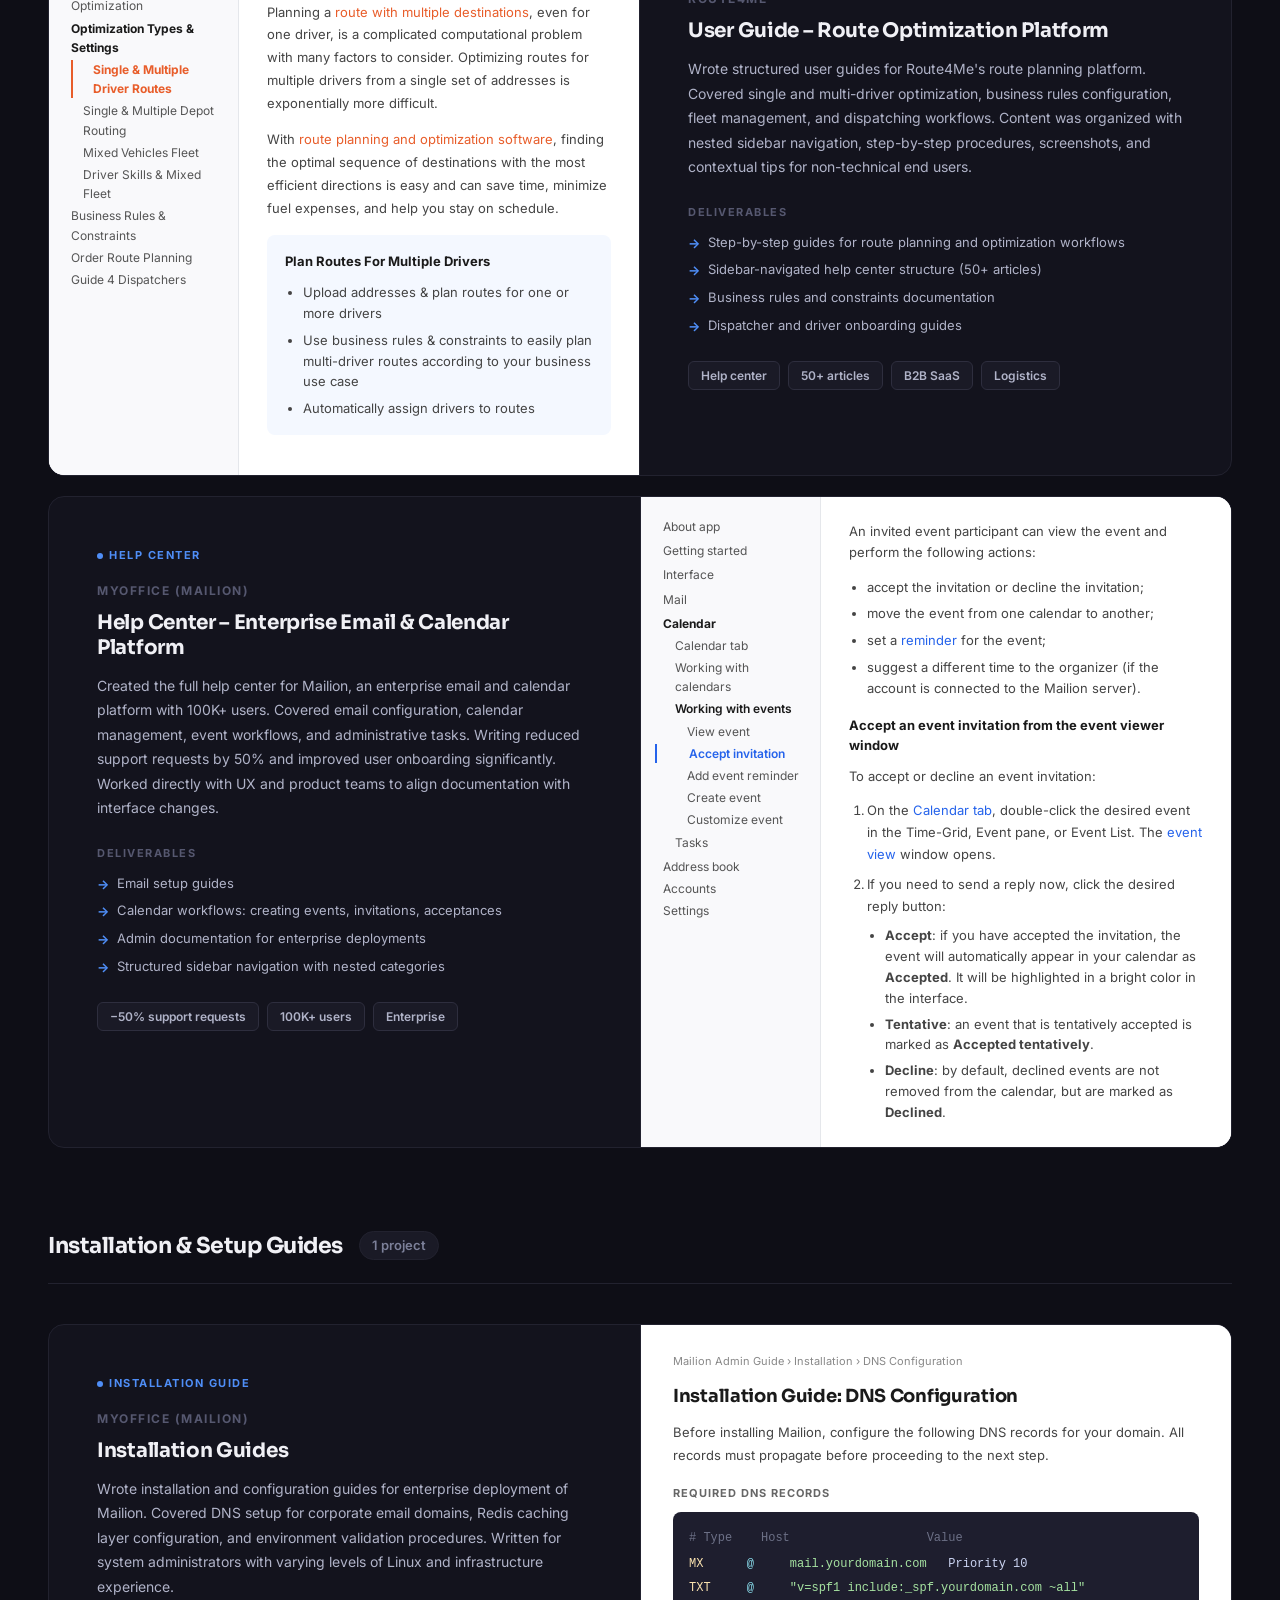
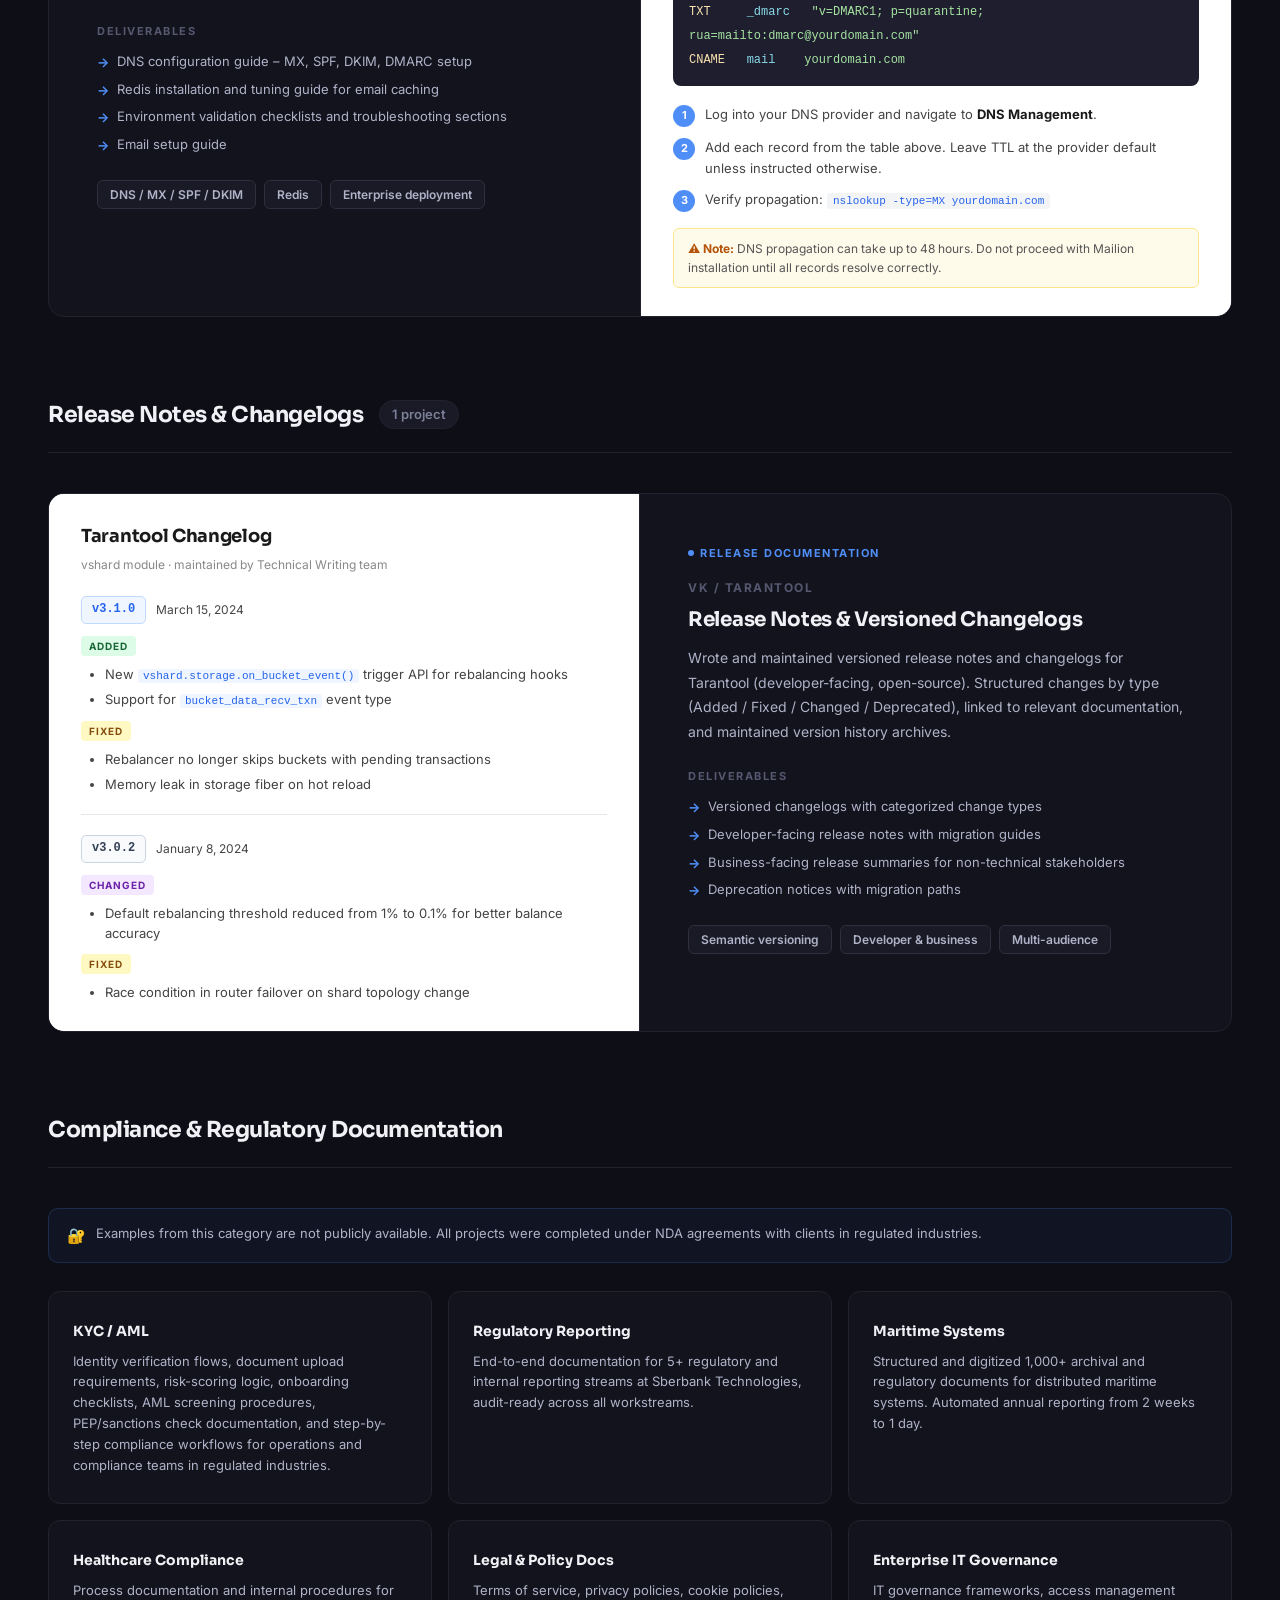
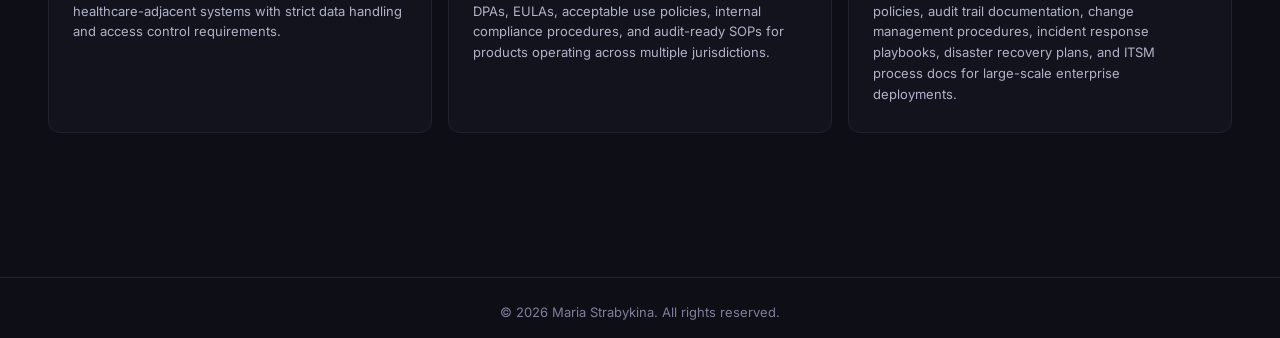
<file: services/technical-writing.html>
<!DOCTYPE html>
<html lang="en">
<head>
  <meta charset="UTF-8" />
  <meta name="viewport" content="width=device-width, initial-scale=1.0" />
  <title>Technical Writing Portfolio – Maria Strabykina</title>
  <link rel="preconnect" href="https://fonts.googleapis.com" />
  <link href="https://fonts.googleapis.com/css2?family=Inter:wght@300;400;500;600;700&family=Sora:wght@400;600;700;800&display=swap" rel="stylesheet" />
  <style>
    *, *::before, *::after { box-sizing: border-box; margin: 0; padding: 0; }
    a { color: inherit; }

    :root {
      --bg:      #0e0e16;
      --bg2:     #13131d;
      --bg3:     #1a1a26;
      --border:  #22222f;
      --border2: #2e2e3e;
      --text:    #f0f0f5;
      --text2:   #b0b3c8;
      --muted:   #7c8099;
      --muted2:  #565870;
      --accent:  #4f8ef7;
    }

    html { scroll-behavior: smooth; }
    body { font-family: 'Inter', sans-serif; background: var(--bg); color: var(--text); line-height: 1.6; -webkit-font-smoothing: antialiased; }

    /* NAV */
    nav {
      position: fixed; top: 0; left: 0; right: 0; z-index: 100;
      background: rgba(14,14,22,0.92); backdrop-filter: blur(16px);
      border-bottom: 1px solid var(--border);
      padding: 0 48px; height: 68px;
      display: flex; align-items: center; justify-content: space-between;
    }
    .nav-logo { font-family: 'Sora', sans-serif; font-weight: 700; font-size: 16px; color: var(--text); text-decoration: none; }
    .nav-back {
      font-size: 13px; font-weight: 600; color: var(--text2);
      text-decoration: none; display: flex; align-items: center; gap: 7px;
      border: 1px solid var(--border2); border-radius: 8px;
      padding: 7px 14px;
      background: var(--bg2);
      transition: all 0.2s;
    }
    .nav-back:hover { color: var(--text); border-color: var(--accent); background: rgba(79,142,247,0.08); }
    .nav-back svg { transition: transform 0.2s; }
    .nav-back:hover svg { transform: translateX(-3px); }
    .nav-cta { background: var(--accent); color: #fff; padding: 9px 22px; border-radius: 8px; font-size: 13px; font-weight: 700; text-decoration: none; transition: opacity 0.2s; }
    .nav-cta:hover { opacity: 0.85; }

    /* PAGE HEADER */
    .page-header {
      padding: 120px 48px 64px;
      max-width: 1400px; margin: 0 auto;
      border-bottom: 1px solid var(--border);
    }
    .breadcrumb { font-size: 13px; color: var(--muted); margin-bottom: 20px; display: flex; align-items: center; gap: 8px; }
    .breadcrumb a { color: var(--muted); text-decoration: none; transition: color 0.2s; }
    .breadcrumb a:hover { color: var(--text2); }

    .page-title {
      font-family: 'Sora', sans-serif;
      font-size: clamp(32px, 4.5vw, 56px);
      font-weight: 800; letter-spacing: -2px; line-height: 1.05;
      color: var(--text); margin-bottom: 16px;
    }
    .page-title em { font-style: normal; color: var(--accent); }
    .page-desc { font-size: 17px; color: var(--text2); max-width: 620px; line-height: 1.65; margin-bottom: 28px; }

    .meta-row { display: grid; grid-template-columns: auto 1fr; gap: 16px 40px; align-items: start; margin-bottom: 32px; }
    .meta-item { display: contents; }
    .meta-label { font-size: 11px; font-weight: 700; text-transform: uppercase; letter-spacing: 1.5px; color: var(--accent); padding-top: 2px; white-space: nowrap; }
    .meta-value { font-size: 13px; font-weight: 500; color: var(--text); line-height: 1.6; }

    .tag-row { display: flex; flex-wrap: wrap; gap: 8px; }
    .tag {
      background: var(--bg3); border: 1px solid var(--border2);
      color: var(--text2); font-size: 12px; font-weight: 600;
      padding: 5px 12px; border-radius: 6px;
    }

    /* CATEGORY NAV */
    .cat-nav {
      max-width: 1400px; margin: 0 auto;
      padding: 32px 48px 0;
      display: flex; gap: 8px; flex-wrap: wrap;
      border-bottom: 1px solid var(--border);
    }
    .cat-btn {
      padding: 8px 18px; border-radius: 8px;
      font-size: 13px; font-weight: 600;
      text-decoration: none; transition: all 0.2s;
      border: 1px solid var(--border2); color: var(--text);
      background: var(--bg2);
      cursor: pointer;
    }
    .cat-btn:hover, .cat-btn.active { background: var(--accent); border-color: var(--accent); color: #fff; }

    /* CONTENT */
    .content { max-width: 1400px; margin: 0 auto; padding: 64px 48px; }

    /* CATEGORY SECTION */
    .cat-section { margin-bottom: 80px; }

    .cat-header {
      display: flex; align-items: center; gap: 16px;
      margin-bottom: 40px; padding-bottom: 20px;
      border-bottom: 1px solid var(--border);
    }
    .cat-icon { font-size: 24px; }
    .cat-title { font-family: 'Sora', sans-serif; font-size: 22px; font-weight: 700; color: var(--text); letter-spacing: -0.5px; }
    .cat-count { font-size: 13px; color: var(--muted); background: var(--bg3); border: 1px solid var(--border); border-radius: 20px; padding: 3px 12px; font-weight: 600; }

    /* PROJECT CARD */
    .project-card {
      background: var(--bg2); border: 1px solid var(--border);
      border-radius: 16px; overflow: hidden; margin-bottom: 20px;
      transition: border-color 0.2s;
    }
    .project-card:hover { border-color: var(--border2); }

    .project-card.featured { border-color: var(--border2); }

    .project-inner { display: grid; grid-template-columns: 1fr 1fr; gap: 0; }
    .project-inner.reverse { grid-template-columns: 1fr 1fr; }

    .project-info { padding: 44px 48px; }

    .project-badge {
      display: inline-flex; align-items: center; gap: 6px;
      font-size: 11px; font-weight: 700; text-transform: uppercase;
      letter-spacing: 1.5px; color: var(--accent);
      margin-bottom: 16px;
    }
    .project-badge::before { content: ''; width: 6px; height: 6px; background: var(--accent); border-radius: 50%; }

    .project-client { font-size: 12px; font-weight: 700; text-transform: uppercase; letter-spacing: 1.5px; color: var(--muted2); margin-bottom: 10px; }

    .project-title { font-family: 'Sora', sans-serif; font-size: 20px; font-weight: 700; color: var(--text); letter-spacing: -0.3px; margin-bottom: 14px; line-height: 1.25; }

    .project-desc { font-size: 14px; color: var(--text2); line-height: 1.75; margin-bottom: 24px; }

    .project-deliverables { margin-bottom: 24px; }
    .deliverables-label { font-size: 11px; font-weight: 700; text-transform: uppercase; letter-spacing: 1.5px; color: var(--muted2); margin-bottom: 10px; }
    .deliverables-list { list-style: none; display: flex; flex-direction: column; gap: 6px; }
    .deliverables-list li { font-size: 13px; color: var(--text2); display: flex; align-items: flex-start; gap: 8px; }
    .deliverables-list li::before { content: '→'; color: var(--accent); font-weight: 700; flex-shrink: 0; margin-top: 1px; }

    .result-row { display: flex; flex-wrap: wrap; gap: 8px; }
    .result-pill { background: var(--bg3); border: 1px solid var(--border2); border-radius: 6px; padding: 4px 12px; font-size: 12px; font-weight: 600; color: var(--text2); }

    /* PREVIEW PANEL */
    .project-preview {
      background: #f5f5f7;
      border-left: 1px solid var(--border);
      display: flex; flex-direction: column;
      overflow: hidden; min-height: 420px;
      padding: 0;
    }
    .project-inner.reverse .project-preview { border-left: none; border-right: 1px solid var(--border); }
    .doc-frame-content {
      flex: 1;
      overflow-y: auto;
      padding: 0;
      background: #ffffff;
      font-family: 'Inter', sans-serif;
      font-size: 12px;
      min-height: 380px;
    }

    /* Legacy - kept for changelog/install mockups */
    .preview-mockup {
      flex: 1; padding: 22px 22px;
      font-family: 'Inter', sans-serif;
      overflow: hidden;
    }

    /* Old label style - no longer used for image cards */
    .preview-label {
      display: none;
    }

    /* API DOC MOCKUP */
    .api-mock { font-size: 12px; line-height: 1.7; }
    .api-mock .fn { color: #e2b96f; font-weight: 600; font-size: 13px; margin-bottom: 12px; font-family: monospace; }
    .api-mock .desc { color: var(--text2); font-size: 12px; margin-bottom: 12px; }
    .api-mock .section { color: var(--text); font-weight: 700; font-size: 12px; margin: 12px 0 6px; }
    .api-mock .param { display: flex; gap: 8px; margin-bottom: 4px; padding-left: 12px; }
    .api-mock .param-name { color: #7ec8e3; font-family: monospace; font-size: 11px; }
    .api-mock .param-type { background: rgba(255,255,255,0.06); padding: 1px 6px; border-radius: 3px; font-family: monospace; font-size: 11px; color: var(--muted); }
    .api-mock .param-desc { color: var(--text2); font-size: 11px; }
    .api-mock .code-block { background: rgba(0,0,0,0.3); border-radius: 8px; padding: 12px 14px; margin-top: 12px; font-family: monospace; font-size: 11px; }
    .api-mock .code-block .kw { color: #c792ea; }
    .api-mock .code-block .fn-call { color: #82aaff; }
    .api-mock .code-block .str { color: #c3e88d; }
    .api-mock .code-block .cm { color: #546e7a; }

    /* GUIDE MOCKUP */
    .guide-mock { }
    .guide-mock .g-breadcrumb { font-size: 11px; color: var(--muted); margin-bottom: 16px; }
    .guide-mock .g-title { font-size: 18px; font-weight: 700; color: var(--text); margin-bottom: 12px; }
    .guide-mock .g-intro { font-size: 12px; color: var(--text2); margin-bottom: 16px; line-height: 1.6; }
    .guide-mock .g-step { display: flex; gap: 10px; margin-bottom: 10px; align-items: flex-start; }
    .guide-mock .g-step-num { width: 20px; height: 20px; border-radius: 50%; background: var(--accent); color: #fff; font-size: 11px; font-weight: 700; display: flex; align-items: center; justify-content: center; flex-shrink: 0; margin-top: 1px; }
    .guide-mock .g-step-text { font-size: 12px; color: var(--text2); line-height: 1.5; }
    .guide-mock .g-step-text strong { color: var(--text); }
    .guide-mock .g-note { background: rgba(79,142,247,0.08); border: 1px solid rgba(79,142,247,0.2); border-radius: 6px; padding: 8px 12px; font-size: 11px; color: var(--text2); margin-top: 12px; }
    .guide-mock .g-note strong { color: var(--accent); }

    /* CHANGELOG MOCKUP */
    .changelog-mock { }
    .changelog-mock .version { margin-bottom: 16px; }
    .changelog-mock .v-tag { display: inline-block; background: rgba(79,142,247,0.12); border: 1px solid rgba(79,142,247,0.25); color: var(--accent); font-size: 12px; font-weight: 700; padding: 3px 10px; border-radius: 6px; font-family: monospace; margin-bottom: 8px; }
    .changelog-mock .v-date { font-size: 11px; color: var(--muted); margin-left: 8px; }
    .changelog-mock .change-type { font-size: 10px; font-weight: 700; text-transform: uppercase; letter-spacing: 1px; padding: 2px 8px; border-radius: 4px; margin-bottom: 6px; display: inline-block; }
    .changelog-mock .type-added { background: rgba(22,163,74,0.15); color: #4ade80; }
    .changelog-mock .type-fixed { background: rgba(234,179,8,0.12); color: #fbbf24; }
    .changelog-mock .type-changed { background: rgba(139,92,246,0.15); color: #a78bfa; }
    .changelog-mock .change-item { font-size: 12px; color: var(--text2); padding-left: 14px; margin-bottom: 4px; position: relative; line-height: 1.5; }
    .changelog-mock .change-item::before { content: '·'; position: absolute; left: 4px; color: var(--muted); }

    /* SMALL CARDS GRID */
    .cards-grid { display: grid; grid-template-columns: repeat(3, 1fr); gap: 16px; margin-top: 24px; }
    .mini-card { background: var(--bg2); border: 1px solid var(--border); border-radius: 12px; padding: 28px 24px; transition: border-color 0.2s; }
    .mini-card:hover { border-color: var(--border2); }
    .mini-icon { font-size: 20px; margin-bottom: 12px; }
    .mini-title { font-family: 'Sora', sans-serif; font-size: 14px; font-weight: 700; color: var(--text); margin-bottom: 8px; }
    .mini-desc { font-size: 13px; color: var(--text2); line-height: 1.6; }

    /* CTA */
    .page-cta { background: var(--bg3); border-top: 1px solid var(--border); padding: 72px 48px; text-align: center; }
    .page-cta h2 { font-family: 'Sora', sans-serif; font-size: clamp(24px, 3.5vw, 40px); font-weight: 800; letter-spacing: -1.5px; color: var(--text); margin-bottom: 12px; }
    .page-cta p { font-size: 16px; color: var(--text2); margin-bottom: 36px; }
    .btn-primary { background: var(--accent); color: #fff; padding: 14px 30px; border-radius: 10px; font-size: 15px; font-weight: 700; text-decoration: none; display: inline-block; transition: opacity 0.2s, transform 0.15s; }
    .btn-primary:hover { opacity: 0.88; transform: translateY(-1px); }

    footer { border-top: 1px solid var(--border); padding: 24px 48px; text-align: center; font-size: 13px; color: var(--muted); }

    @media (max-width: 900px) {
      nav, .page-header, .cat-nav, .content, .page-cta { padding-left: 24px; padding-right: 24px; }
      .project-inner, .project-inner.reverse { grid-template-columns: 1fr; }
      .project-preview { min-height: 200px; border-left: none !important; border-right: none !important; border-top: 1px solid var(--border); }
      .cards-grid { grid-template-columns: 1fr; }
      footer { padding: 24px; }
    }
  </style>
</head>
<body>

<nav>
  <a href="../index.html" class="nav-logo">Maria Strabykina</a>
  <a href="../index.html" class="nav-back">
    <svg width="14" height="14" viewBox="0 0 14 14" fill="none" xmlns="http://www.w3.org/2000/svg"><path d="M8.5 2.5L4 7L8.5 11.5" stroke="currentColor" stroke-width="1.7" stroke-linecap="round" stroke-linejoin="round"/></svg>
    Back
  </a>
  <a href="mailto:mastrabykina@gmail.com" class="nav-cta">Work With Me</a>
</nav>

<!-- HEADER -->
<div class="page-header">
  <div class="breadcrumb">
    <a href="../index.html">Home</a> <span>/</span> <span>Technical Writing</span>
  </div>
  <h1 class="page-title">Technical Writing<br><em>& Documentation</em></h1>

  <div class="meta-row">
    <div class="meta-item">
      <div class="meta-label">Experience</div>
      <div class="meta-value">10+ years</div>
    </div>
    <div class="meta-item">
      <div class="meta-label">Industries</div>
      <div class="meta-value">FinTech · HealthTech · RegTech · EdTech · GameDev · SaaS · DevTools · Open Source · Enterprise Software · Home Industry · Logistics · Maritime · E-commerce · AI / ML · Entertainment</div>
    </div>
    <div class="meta-item">
      <div class="meta-label">Languages</div>
      <div class="meta-value">English · Russian · German · Spanish</div>
    </div>
    <div class="meta-item">
      <div class="meta-label">Tools</div>
      <div class="meta-value">Confluence · Notion · Swagger · OpenAPI · Postman · Markdown · Git · GitHub · DITA · MadCap Flare · ReadMe · Gitbook · Sphinx · Docusaurus · Figma · Jira · Linear · Miro · Trello · Asana · Google Docs · Notion AI · ChatGPT · VS Code · Loom · draw.io · Lucidchart · Visio · BPMN · UML · SQL · Tableau · Power BI · Amplitude · Mixpanel</div>
    </div>
  </div>

  <div class="tag-row">
    <span class="tag">API Reference</span>
    <span class="tag">Developer Guides</span>
    <span class="tag">SDK Documentation</span>
    <span class="tag">CLI Documentation</span>
    <span class="tag">Quick Start Guides</span>
    <span class="tag">Integration Guides</span>
    <span class="tag">Migration Guides</span>
    <span class="tag">User Manuals</span>
    <span class="tag">Help Centers</span>
    <span class="tag">Knowledge Bases</span>
    <span class="tag">Onboarding Docs</span>
    <span class="tag">Admin Guides</span>
    <span class="tag">Installation Guides</span>
    <span class="tag">Troubleshooting Guides</span>
    <span class="tag">Release Notes</span>
    <span class="tag">Changelogs</span>
    <span class="tag">Architecture Docs</span>
    <span class="tag">System Design Docs</span>
    <span class="tag">Runbooks</span>
    <span class="tag">SOPs</span>
    <span class="tag">Postmortems</span>
    <span class="tag">Technical Specifications</span>
    <span class="tag">RFCs</span>
    <span class="tag">Data Dictionaries</span>
    <span class="tag">UX Writing</span>
    <span class="tag">Microcopy</span>
    <span class="tag">White Papers</span>
    <span class="tag">REST · SOAP · GraphQL</span>
    <span class="tag">Swagger / OpenAPI</span>
    <span class="tag">KYC / AML</span>
    <span class="tag">GDPR Compliance</span>
    <span class="tag">Internal Wikis</span>
    <span class="tag">Training Materials</span>
  </div>
</div>

<!-- CATEGORY NAV -->
<div class="cat-nav">
  <button class="cat-btn active" data-filter="all">All</button>
  <button class="cat-btn" data-filter="api">API Documentation</button>
  <button class="cat-btn" data-filter="guides">Developer & User Guides</button>
  <button class="cat-btn" data-filter="install">Installation Guides</button>
  <button class="cat-btn" data-filter="release">Release Notes & Changelogs</button>
  <button class="cat-btn" data-filter="compliance">Compliance & Regulatory</button>
</div>

<div class="content">

  <!-- ── 1. API DOCUMENTATION ── -->
  <div class="cat-section" id="api" data-cat="api">
    <div class="cat-header">

      <span class="cat-title">API Documentation</span>
      <span class="cat-count">2 projects</span>
    </div>

    <!-- Tarantool / VK -->
    <div class="project-card featured">
      <div class="project-inner">
        <div class="project-info">
          <p class="project-badge">Developer Docs</p>
          <p class="project-client">VK / Tarantool</p>
          <h2 class="project-title">API Reference for Tarantool</h2>
          <p class="project-desc">Led full documentation strategy for Tarantool, an open-source in-memory database and application server used by 100K+ developers. Wrote new documentation from scratch for unreleased functionality and rewrote existing docs for clarity, accuracy, and developer experience. Managed a team of 5 technical writers and set English-language standards across the docs.</p>
          <div class="project-deliverables">
            <p class="deliverables-label">Deliverables</p>
            <ul class="deliverables-list">
              <li>Full API reference with 200+ method entries (vshard, storage, router modules)</li>
              <li>Structured parameter tables with types, optionality, and descriptions</li>
              <li>Runnable code examples in Lua for every method</li>
              <li>Architecture and concepts documentation for new developers</li>
              <li>Release notes and changelog</li>
            </ul>
          </div>
          <div class="result-row">
            <span class="result-pill">100K+ developers</span>
            <span class="result-pill">Team of 5 writers</span>
            <span class="result-pill">EN standard set</span>
            <span class="result-pill">Open-source</span>
          </div>
        </div>
        <div class="project-preview">
          <div class="doc-frame-content" style="padding: 28px 32px; overflow-y: auto;">
            <div style="font-family:monospace; font-size:13px; font-weight:700; color:#1a1a1a; margin-bottom:10px; line-height:1.5;">vshard.storage.on_bucket_event([<em>trigger-function</em>[, <em>old-trigger-function</em>]])</div>
            <p style="font-size:13px; color:#333; line-height:1.7; margin-bottom:14px;">Since vshard v.0.1.22. Define a trigger for execution when the data from the user spaces is changed (deleted or inserted) due to the rebalancing process. The trigger is invoked each time the data batch changes.</p>
            <p style="font-size:13px; font-weight:700; color:#1a1a1a; margin-bottom:8px;">Parameters:</p>
            <ul style="list-style:disc; padding-left:20px; margin-bottom:14px; display:flex; flex-direction:column; gap:6px;">
              <li style="font-size:13px; color:#333; line-height:1.6;"><strong>trigger-function</strong> (<code style="background:#f0f0f0; border-radius:4px; padding:1px 6px; font-size:12px;">function</code>) – function which will become the trigger function.</li>
              <li style="font-size:13px; color:#333; line-height:1.6;"><strong>old-trigger-function</strong> (<code style="background:#f0f0f0; border-radius:4px; padding:1px 6px; font-size:12px;">function</code>) – existing trigger function which will be replaced by trigger-function.</li>
            </ul>
            <p style="font-size:13px; font-weight:700; color:#1a1a1a; margin-bottom:6px;">Return:</p>
            <p style="font-size:13px; color:#333; margin-bottom:14px; padding-left:4px;">nil or function pointer</p>
            <p style="font-size:13px; color:#333; line-height:1.7; margin-bottom:14px;">The <code style="background:#f0f0f0; border-radius:4px; padding:1px 6px; font-size:12px;">trigger-function</code> can have up to three parameters:</p>
            <ul style="list-style:disc; padding-left:20px; margin-bottom:16px; display:flex; flex-direction:column; gap:6px;">
              <li style="font-size:13px; color:#333; line-height:1.6;"><code style="background:#f0f0f0; border-radius:4px; padding:1px 6px; font-size:12px;">event_type</code> (string) – to distinguish event, compare with <code style="background:#f0f0f0; border-radius:4px; padding:1px 6px; font-size:12px;">bucket_data_recv_txn</code> and <code style="background:#f0f0f0; border-radius:4px; padding:1px 6px; font-size:12px;">bucket_data_gc_txn</code>.</li>
              <li style="font-size:13px; color:#333; line-height:1.6;"><code style="background:#f0f0f0; border-radius:4px; padding:1px 6px; font-size:12px;">bucket_id</code> (unsigned) – bucket id.</li>
              <li style="font-size:13px; color:#333; line-height:1.6;"><code style="background:#f0f0f0; border-radius:4px; padding:1px 6px; font-size:12px;">data</code> (table) – additional information about data change transaction. Includes an array of all spaces (<code style="background:#f0f0f0; border-radius:4px; padding:1px 6px; font-size:12px;">data.spaces</code>), affected by the transaction.</li>
            </ul>
            <p style="font-size:13px; font-weight:700; color:#1a1a1a; margin-bottom:8px;">Example:</p>
            <div style="background:#1e1e2e; border-radius:8px; padding:14px 16px; font-family:monospace; font-size:12px; line-height:1.8; overflow-x:auto;">
              <span style="color:#cba6f7;">vshard.storage.on_bucket_event</span>(<span style="color:#cba6f7;">function</span>(event, bucket_id, data)<br>
              &nbsp;&nbsp;&nbsp;&nbsp;<span style="color:#cba6f7;">if</span> event == <span style="color:#a6e3a1;">'bucket_data_recv_txn'</span> <span style="color:#cba6f7;">then</span><br>
              &nbsp;&nbsp;&nbsp;&nbsp;&nbsp;&nbsp;&nbsp;&nbsp;<span style="color:#6c7086;">-- Handle it.</span><br>
              &nbsp;&nbsp;&nbsp;&nbsp;&nbsp;&nbsp;&nbsp;&nbsp;<span style="color:#cba6f7;">for</span> idx, space <span style="color:#cba6f7;">in</span> <span style="color:#89b4fa;">ipairs</span>(data.spaces) <span style="color:#cba6f7;">do</span><br>
              &nbsp;&nbsp;&nbsp;&nbsp;&nbsp;&nbsp;&nbsp;&nbsp;&nbsp;&nbsp;&nbsp;&nbsp;...<br>
              &nbsp;&nbsp;&nbsp;&nbsp;&nbsp;&nbsp;&nbsp;&nbsp;<span style="color:#cba6f7;">end</span><br>
              &nbsp;&nbsp;&nbsp;&nbsp;<span style="color:#cba6f7;">elseif</span> event == <span style="color:#a6e3a1;">'bucket_data_gc_txn'</span> <span style="color:#cba6f7;">then</span><br>
              &nbsp;&nbsp;&nbsp;&nbsp;&nbsp;&nbsp;&nbsp;&nbsp;<span style="color:#6c7086;">-- Handle it.</span><br>
              &nbsp;&nbsp;&nbsp;&nbsp;&nbsp;&nbsp;&nbsp;&nbsp;...<br>
              &nbsp;&nbsp;&nbsp;&nbsp;<span style="color:#cba6f7;">end</span><br>
              <span style="color:#cba6f7;">end</span>)
            </div>
          </div>
        </div>
      </div>
    </div>

    <!-- RoboMarkets -->
    <div class="project-card">
      <div class="project-inner reverse">
        <div class="project-preview">
          <div class="doc-frame-content" style="padding: 28px 32px; overflow-y: auto;">
            <div style="display:flex; align-items:center; gap:10px; margin-bottom:14px;">
              <span style="background:#166534; color:#bbf7d0; font-family:monospace; font-size:11px; font-weight:700; padding:4px 10px; border-radius:4px;">POST</span>
              <span style="font-family:monospace; font-size:13px; color:#1a1a1a; font-weight:600;">/api/v2/orders/create</span>
            </div>
            <p style="font-size:13px; color:#444; line-height:1.7; margin-bottom:18px;">Creates a new trading order. Requires KYC-verified account. Subject to CySEC regulatory limits.</p>
            <p style="font-size:11px; font-weight:700; text-transform:uppercase; letter-spacing:1px; color:#666; margin-bottom:10px;">Request Body</p>
            <table style="width:100%; border-collapse:collapse; font-size:12px; margin-bottom:18px;">
              <thead>
                <tr style="border-bottom:2px solid #e5e7eb;">
                  <th style="text-align:left; padding:6px 12px 8px 0; font-size:10px; font-weight:700; text-transform:uppercase; letter-spacing:1px; color:#888;">Parameter</th>
                  <th style="text-align:left; padding:6px 12px 8px; font-size:10px; font-weight:700; text-transform:uppercase; letter-spacing:1px; color:#888;">Type</th>
                  <th style="text-align:left; padding:6px 0 8px 0; font-size:10px; font-weight:700; text-transform:uppercase; letter-spacing:1px; color:#888;">Description</th>
                </tr>
              </thead>
              <tbody>
                <tr style="border-bottom:1px solid #f0f0f0;">
                  <td style="padding:8px 12px 8px 0; color:#2563eb; font-family:monospace; font-size:12px;">symbol</td>
                  <td style="padding:8px 12px;"><span style="background:#f3f4f6; border:1px solid #e5e7eb; border-radius:3px; padding:2px 7px; font-family:monospace; font-size:11px; color:#555;">string</span></td>
                  <td style="padding:8px 0; color:#444; font-size:12px;">Trading instrument, e.g. <code style="background:#f3f4f6; padding:1px 5px; border-radius:3px; font-size:11px;">"EURUSD"</code></td>
                </tr>
                <tr style="border-bottom:1px solid #f0f0f0;">
                  <td style="padding:8px 12px 8px 0; color:#2563eb; font-family:monospace; font-size:12px;">volume</td>
                  <td style="padding:8px 12px;"><span style="background:#f3f4f6; border:1px solid #e5e7eb; border-radius:3px; padding:2px 7px; font-family:monospace; font-size:11px; color:#555;">number</span></td>
                  <td style="padding:8px 0; color:#444; font-size:12px;">Order volume in lots</td>
                </tr>
                <tr style="border-bottom:1px solid #f0f0f0;">
                  <td style="padding:8px 12px 8px 0; color:#2563eb; font-family:monospace; font-size:12px;">type</td>
                  <td style="padding:8px 12px;"><span style="background:#f3f4f6; border:1px solid #e5e7eb; border-radius:3px; padding:2px 7px; font-family:monospace; font-size:11px; color:#555;">enum</span></td>
                  <td style="padding:8px 0; color:#444; font-size:12px;"><code style="background:#dcfce7; color:#166534; padding:1px 5px; border-radius:3px; font-size:11px;">BUY</code> <span style="color:#aaa; margin:0 3px;">|</span> <code style="background:#dcfce7; color:#166534; padding:1px 5px; border-radius:3px; font-size:11px;">SELL</code></td>
                </tr>
                <tr>
                  <td style="padding:8px 12px 8px 0; color:#2563eb; font-family:monospace; font-size:12px;">stop_loss</td>
                  <td style="padding:8px 12px;"><span style="background:#f3f4f6; border:1px solid #e5e7eb; border-radius:3px; padding:2px 7px; font-family:monospace; font-size:11px; color:#555;">number?</span></td>
                  <td style="padding:8px 0; color:#444; font-size:12px;">Optional stop-loss price level</td>
                </tr>
              </tbody>
            </table>
            <p style="font-size:11px; font-weight:700; text-transform:uppercase; letter-spacing:1px; color:#666; margin-bottom:10px;">Response <span style="background:#dcfce7; color:#166534; font-family:monospace; font-size:10px; padding:2px 7px; border-radius:3px; margin-left:4px; font-weight:700;">200 OK</span></p>
            <div style="background:#1e1e2e; border-radius:8px; padding:14px 16px; font-family:monospace; font-size:12px; line-height:1.8;">
              {<br>
              &nbsp;&nbsp;<span style="color:#7ec8e3;">"order_id"</span>: <span style="color:#f78c6c;">1045782</span>,<br>
              &nbsp;&nbsp;<span style="color:#7ec8e3;">"status"</span>: <span style="color:#a6e3a1;">"PENDING"</span>,<br>
              &nbsp;&nbsp;<span style="color:#7ec8e3;">"created_at"</span>: <span style="color:#a6e3a1;">"2024-03-15T09:41:00Z"</span><br>
              }
            </div>
          </div>
        </div>
        <div class="project-info">
          <p class="project-badge">REST API Docs</p>
          <p class="project-client">RoboMarkets</p>
          <h2 class="project-title">REST & SOAP API Documentation</h2>
          <p class="project-desc">Owned full-cycle technical documentation for trading platforms and REST/SOAP APIs across EU-regulated markets. Documented KYC/AML onboarding flows, risk-scoring modules, and identity verification processes. Coordinated with legal and compliance stakeholders across CySEC regulatory frameworks. All docs localized in EN, RU, and DE.</p>
          <div class="project-deliverables">
            <p class="deliverables-label">Deliverables</p>
            <ul class="deliverables-list">
              <li>REST and SOAP API reference with endpoints, parameters, error codes</li>
              <li>KYC/AML compliance flow documentation for EU onboarding</li>
              <li>Swagger specs and Postman collections for developer onboarding</li>
              <li>Back-office tool documentation for operations teams</li>
              <li>Multilingual documentation (EN / RU / DE)</li>
            </ul>
          </div>
          <div class="result-row">
            <span class="result-pill">REST & SOAP</span>
            <span class="result-pill">KYC/AML flows</span>
            <span class="result-pill">CySEC compliance</span>
            <span class="result-pill">EN / RU / DE</span>
          </div>
        </div>
      </div>
    </div>

  </div><!-- /cat-section api -->

  <!-- ── 2. DEVELOPER & USER GUIDES ── -->
  <div class="cat-section" id="guides" data-cat="guides">
    <div class="cat-header">

      <span class="cat-title">Developer & User Guides</span>
      <span class="cat-count">3 projects</span>
    </div>

    <!-- Tarantool Concepts -->
    <div class="project-card">
      <div class="project-inner">
        <div class="project-info">
          <p class="project-badge">Developer Guide</p>
          <p class="project-client">VK / Tarantool</p>
          <h2 class="project-title">Concepts & Architecture Guide</h2>
          <p class="project-desc">Wrote the Concepts section of Tarantool's documentation – the entry point for all new developers. Explained storage engines (memtx, vinyl), data models, transactions, replication, sharding, and triggers in plain English. Combined architecture-level accuracy with accessible language for developers coming from SQL backgrounds.</p>
          <div class="project-deliverables">
            <p class="deliverables-label">Deliverables</p>
            <ul class="deliverables-list">
              <li>Storage engines overview (memtx vs vinyl – when and why)</li>
              <li>Data model explanation: spaces, tuples, indexes</li>
              <li>Transactions, replication, and sharding guides</li>
              <li>Cross-linked navigation with sidebar and breadcrumbs</li>
            </ul>
          </div>
          <div class="result-row">
            <span class="result-pill">Architecture docs</span>
            <span class="result-pill">Developer onboarding</span>
            <span class="result-pill">NoSQL concepts</span>
          </div>
        </div>
        <div class="project-preview">
            <div class="doc-frame-content" style="display:flex; gap:0; padding:0;">
              <div style="width:180px; flex-shrink:0; border-right:1px solid #e5e7eb; padding:20px 14px; background:#f9f9fb;">
                <div style="font-size:11px; font-weight:700; color:#888; text-transform:uppercase; letter-spacing:1px; margin-bottom:10px;">Platform</div>
                <div style="font-size:12px; color:#555; margin-bottom:5px; padding-left:8px;">Overview</div>
                <div style="font-size:12px; color:#555; margin-bottom:5px; padding-left:8px;">Getting started</div>
                <div style="font-size:12px; font-weight:700; color:#2563eb; margin-bottom:3px; padding-left:8px;">Concepts</div>
                <div style="font-size:12px; color:#2563eb; font-weight:600; margin-bottom:3px; padding-left:20px; border-left:2px solid #2563eb; margin-left:8px;">Storage engines</div>
                <div style="font-size:12px; color:#555; margin-bottom:3px; padding-left:20px;">Data model</div>
                <div style="font-size:12px; color:#555; margin-bottom:3px; padding-left:20px;">Fibers</div>
                <div style="font-size:12px; color:#555; margin-bottom:3px; padding-left:20px;">Transactions</div>
                <div style="font-size:12px; color:#555; margin-bottom:3px; padding-left:20px;">Replication</div>
                <div style="font-size:12px; color:#555; margin-bottom:3px; padding-left:20px;">Sharding</div>
                <div style="font-size:12px; color:#555; margin-bottom:3px; padding-left:20px;">Triggers</div>
                <div style="font-size:12px; color:#555; margin-bottom:3px; padding-left:8px;">Configuration</div>
                <div style="font-size:12px; color:#555; margin-bottom:3px; padding-left:8px;">Storage</div>
                <div style="font-size:12px; color:#555; margin-bottom:3px; padding-left:8px;">Transactions</div>
                <div style="font-size:12px; color:#555; margin-bottom:3px; padding-left:8px;">Replication</div>
                <div style="font-size:12px; color:#555; margin-bottom:3px; padding-left:8px;">Security</div>
              </div>
              <div style="flex:1; padding:24px 28px; overflow-y:auto; background:#fff;">
                <div style="font-size:11px; color:#888; margin-bottom:16px;">Platform › Concepts</div>
                <h1 style="font-size:28px; font-weight:700; color:#1a1a1a; margin-bottom:20px; letter-spacing:-0.5px;">Concepts</h1>
                <h2 style="font-size:20px; font-weight:700; color:#1a1a1a; margin-bottom:10px;">Storage engines</h2>
                <p style="font-size:13px; color:#444; line-height:1.75; margin-bottom:10px;">A storage engine is a set of low-level routines that store and retrieve values. Tarantool offers a choice of two storage engines:</p>
                <ul style="list-style:disc; padding-left:20px; margin-bottom:14px;">
                  <li style="font-size:13px; color:#444; line-height:1.7; margin-bottom:4px;"><a style="color:#2563eb; text-decoration:none;">memtx</a> is the in-memory storage engine used by default.</li>
                  <li style="font-size:13px; color:#444; line-height:1.7;"><a style="color:#2563eb; text-decoration:none;">vinyl</a> is the on-disk storage engine.</li>
                </ul>
                <p style="font-size:13px; color:#444; line-height:1.75; margin-bottom:16px;">For details, check the <a style="color:#2563eb; text-decoration:none;">Storage engines</a> section.</p>
                <h2 style="font-size:20px; font-weight:700; color:#1a1a1a; margin-bottom:10px;">Data model</h2>
                <p style="font-size:13px; color:#444; line-height:1.75; margin-bottom:10px;">Tarantool is a NoSQL database. It stores data in <a style="color:#2563eb; text-decoration:none;">spaces</a>, which can be thought of as tables in a relational database, and <a style="color:#2563eb; text-decoration:none;">tuples</a>, which are analogous to rows.</p>
                <p style="font-size:13px; color:#444; line-height:1.75;">The platform allows <a style="color:#2563eb; text-decoration:none;">describing the data schema</a> but does not require it.</p>
              </div>
            </div>
          </div>
        </div>
      </div>

    <!-- Route4Me -->
    <div class="project-card">
      <div class="project-inner reverse">
        <div class="project-preview">
            <div class="doc-frame-content" style="display:flex; gap:0; padding:0;">
              <div style="width:190px; flex-shrink:0; border-right:1px solid #e5e7eb; padding:20px 14px; background:#f9f9fb;">
                <div style="font-size:11px; font-weight:700; color:#888; text-transform:uppercase; letter-spacing:1px; margin-bottom:10px;">Getting Started</div>
                <div style="font-size:12px; color:#555; margin-bottom:5px; padding-left:8px;">Guide 4 Route Planners</div>
                <div style="font-size:12px; color:#555; margin-bottom:3px; padding-left:8px;">Route Planning & Optimization</div>
                <div style="font-size:12px; font-weight:700; color:#1a1a1a; margin-bottom:3px; padding-left:8px;">Optimization Types &amp; Settings</div>
                <div style="font-size:12px; font-weight:700; color:#e85d2a; margin-bottom:3px; padding-left:20px; border-left:2px solid #e85d2a; margin-left:8px;">Single &amp; Multiple Driver Routes</div>
                <div style="font-size:12px; color:#555; margin-bottom:3px; padding-left:20px;">Single &amp; Multiple Depot Routing</div>
                <div style="font-size:12px; color:#555; margin-bottom:3px; padding-left:20px;">Mixed Vehicles Fleet</div>
                <div style="font-size:12px; color:#555; margin-bottom:3px; padding-left:20px;">Driver Skills &amp; Mixed Fleet</div>
                <div style="font-size:12px; color:#555; margin-bottom:3px; padding-left:8px;">Business Rules &amp; Constraints</div>
                <div style="font-size:12px; color:#555; margin-bottom:3px; padding-left:8px;">Order Route Planning</div>
                <div style="font-size:12px; color:#555; margin-bottom:3px; padding-left:8px;">Guide 4 Dispatchers</div>
              </div>
              <div style="flex:1; padding:24px 28px; overflow-y:auto; background:#fff;">
                <h1 style="font-size:22px; font-weight:700; color:#1a1a1a; margin-bottom:14px; line-height:1.3;">Single Driver And Multiple Drivers Route Planning Guide</h1>
                <p style="font-size:13px; color:#444; line-height:1.75; margin-bottom:14px;">Planning a <a style="color:#e85d2a; text-decoration:none;">route with multiple destinations</a>, even for one driver, is a complicated computational problem with many factors to consider. Optimizing routes for multiple drivers from a single set of addresses is exponentially more difficult.</p>
                <p style="font-size:13px; color:#444; line-height:1.75; margin-bottom:16px;">With <a style="color:#e85d2a; text-decoration:none;">route planning and optimization software</a>, finding the optimal sequence of destinations with the most efficient directions is easy and can save time, minimize fuel expenses, and help you stay on schedule.</p>
                <div style="background:#f4f8ff; border-radius:8px; padding:16px 18px; margin-bottom:16px;">
                  <p style="font-size:13px; font-weight:700; color:#1a1a1a; margin-bottom:10px;">Plan Routes For Multiple Drivers</p>
                  <ul style="list-style:disc; padding-left:18px; display:flex; flex-direction:column; gap:6px;">
                    <li style="font-size:13px; color:#444; line-height:1.6;">Upload addresses &amp; plan routes for one or more drivers</li>
                    <li style="font-size:13px; color:#444; line-height:1.6;">Use business rules &amp; constraints to easily plan multi-driver routes according to your business use case</li>
                    <li style="font-size:13px; color:#444; line-height:1.6;">Automatically assign drivers to routes</li>
                  </ul>
                </div>
              </div>
            </div>
          </div>
        <div class="project-info">
          <p class="project-badge">Product User Guide</p>
          <p class="project-client">Route4Me</p>
          <h2 class="project-title">User Guide – Route Optimization Platform</h2>
          <p class="project-desc">Wrote structured user guides for Route4Me's route planning platform. Covered single and multi-driver optimization, business rules configuration, fleet management, and dispatching workflows. Content was organized with nested sidebar navigation, step-by-step procedures, screenshots, and contextual tips for non-technical end users.</p>
          <div class="project-deliverables">
            <p class="deliverables-label">Deliverables</p>
            <ul class="deliverables-list">
              <li>Step-by-step guides for route planning and optimization workflows</li>
              <li>Sidebar-navigated help center structure (50+ articles)</li>
              <li>Business rules and constraints documentation</li>
              <li>Dispatcher and driver onboarding guides</li>
            </ul>
          </div>
          <div class="result-row">
            <span class="result-pill">Help center</span>
            <span class="result-pill">50+ articles</span>
            <span class="result-pill">B2B SaaS</span>
            <span class="result-pill">Logistics</span>
          </div>
        </div>
      </div>
    </div>

    <!-- MyOffice -->
    <div class="project-card">
      <div class="project-inner">
        <div class="project-info">
          <p class="project-badge">Help Center</p>
          <p class="project-client">MyOffice (Mailion)</p>
          <h2 class="project-title">Help Center – Enterprise Email & Calendar Platform</h2>
          <p class="project-desc">Created the full help center for Mailion, an enterprise email and calendar platform with 100K+ users. Covered email configuration, calendar management, event workflows, and administrative tasks. Writing reduced support requests by 50% and improved user onboarding significantly. Worked directly with UX and product teams to align documentation with interface changes.</p>
          <div class="project-deliverables">
            <p class="deliverables-label">Deliverables</p>
            <ul class="deliverables-list">
              <li>Email setup guides</li>
              <li>Calendar workflows: creating events, invitations, acceptances</li>
              <li>Admin documentation for enterprise deployments</li>
              <li>Structured sidebar navigation with nested categories</li>
            </ul>
          </div>
          <div class="result-row">
            <span class="result-pill">−50% support requests</span>
            <span class="result-pill">100K+ users</span>
            <span class="result-pill">Enterprise</span>
          </div>
        </div>
        <div class="project-preview">
            <div class="doc-frame-content" style="display:flex; gap:0; padding:0;">
              <div style="width:180px; flex-shrink:0; border-right:1px solid #e5e7eb; padding:20px 14px; background:#f9f9fb;">
                <div style="font-size:12px; color:#555; margin-bottom:5px; padding-left:8px;">About app</div>
                <div style="font-size:12px; color:#555; margin-bottom:5px; padding-left:8px;">Getting started</div>
                <div style="font-size:12px; color:#555; margin-bottom:5px; padding-left:8px;">Interface</div>
                <div style="font-size:12px; color:#555; margin-bottom:5px; padding-left:8px;">Mail</div>
                <div style="font-size:12px; font-weight:700; color:#1a1a1a; margin-bottom:3px; padding-left:8px;">Calendar</div>
                <div style="font-size:12px; color:#555; margin-bottom:3px; padding-left:20px;">Calendar tab</div>
                <div style="font-size:12px; color:#555; margin-bottom:3px; padding-left:20px;">Working with calendars</div>
                <div style="font-size:12px; font-weight:600; color:#1a1a1a; margin-bottom:3px; padding-left:20px;">Working with events</div>
                <div style="font-size:12px; color:#555; margin-bottom:3px; padding-left:32px;">View event</div>
                <div style="font-size:12px; font-weight:600; color:#2563eb; margin-bottom:3px; padding-left:32px; border-left:2px solid #2563eb; margin-left:0;">Accept invitation</div>
                <div style="font-size:12px; color:#555; margin-bottom:3px; padding-left:32px;">Add event reminder</div>
                <div style="font-size:12px; color:#555; margin-bottom:3px; padding-left:32px;">Create event</div>
                <div style="font-size:12px; color:#555; margin-bottom:3px; padding-left:32px;">Customize event</div>
                <div style="font-size:12px; color:#555; margin-bottom:5px; padding-left:20px;">Tasks</div>
                <div style="font-size:12px; color:#555; margin-bottom:3px; padding-left:8px;">Address book</div>
                <div style="font-size:12px; color:#555; margin-bottom:3px; padding-left:8px;">Accounts</div>
                <div style="font-size:12px; color:#555; margin-bottom:3px; padding-left:8px;">Settings</div>
              </div>
              <div style="flex:1; padding:24px 28px; overflow-y:auto; background:#fff;">
                <p style="font-size:13px; color:#444; margin-bottom:14px;">An invited event participant can view the event and perform the following actions:</p>
                <ul style="list-style:disc; padding-left:18px; margin-bottom:16px; display:flex; flex-direction:column; gap:6px;">
                  <li style="font-size:13px; color:#444; line-height:1.6;">accept the invitation or decline the invitation;</li>
                  <li style="font-size:13px; color:#444; line-height:1.6;">move the event from one calendar to another;</li>
                  <li style="font-size:13px; color:#444; line-height:1.6;">set a <a style="color:#2563eb; text-decoration:none;">reminder</a> for the event;</li>
                  <li style="font-size:13px; color:#444; line-height:1.6;">suggest a different time to the organizer (if the account is connected to the Mailion server).</li>
                </ul>
                <p style="font-size:13px; font-weight:700; color:#1a1a1a; margin-bottom:10px;">Accept an event invitation from the event viewer window</p>
                <p style="font-size:13px; color:#444; line-height:1.6; margin-bottom:12px;">To accept or decline an event invitation:</p>
                <ol style="padding-left:18px; display:flex; flex-direction:column; gap:8px;">
                  <li style="font-size:13px; color:#444; line-height:1.7;">On the <a style="color:#2563eb; text-decoration:none;">Calendar tab</a>, double-click the desired event in the Time-Grid, Event pane, or Event List. The <a style="color:#2563eb; text-decoration:none;">event view</a> window opens.</li>
                  <li style="font-size:13px; color:#444; line-height:1.7;">If you need to send a reply now, click the desired reply button:<br>
                    <ul style="list-style:disc; padding-left:18px; margin-top:8px; display:flex; flex-direction:column; gap:5px;">
                      <li style="font-size:13px; color:#444; line-height:1.6;"><strong>Accept</strong>: if you have accepted the invitation, the event will automatically appear in your calendar as <strong>Accepted</strong>. It will be highlighted in a bright color in the interface.</li>
                      <li style="font-size:13px; color:#444; line-height:1.6;"><strong>Tentative</strong>: an event that is tentatively accepted is marked as <strong>Accepted tentatively</strong>.</li>
                      <li style="font-size:13px; color:#444; line-height:1.6;"><strong>Decline</strong>: by default, declined events are not removed from the calendar, but are marked as <strong>Declined</strong>.</li>
                    </ul>
                  </li>
                </ol>
              </div>
        </div>
      </div>
    </div>
  </div>

  </div><!-- /cat-section guides -->

  <!-- ── 3. INSTALLATION GUIDES ── -->
  <div class="cat-section" id="install" data-cat="install">
    <div class="cat-header">

      <span class="cat-title">Installation & Setup Guides</span>
      <span class="cat-count">1 project</span>
    </div>

    <div class="project-card">
      <div class="project-inner">
        <div class="project-info">
          <p class="project-badge">Installation Guide</p>
          <p class="project-client">MyOffice (Mailion)</p>
          <h2 class="project-title">Installation Guides</h2>
          <p class="project-desc">Wrote installation and configuration guides for enterprise deployment of Mailion. Covered DNS setup for corporate email domains, Redis caching layer configuration, and environment validation procedures. Written for system administrators with varying levels of Linux and infrastructure experience.</p>
          <div class="project-deliverables">
            <p class="deliverables-label">Deliverables</p>
            <ul class="deliverables-list">
              <li>DNS configuration guide – MX, SPF, DKIM, DMARC setup</li>
              <li>Redis installation and tuning guide for email caching</li>
              <li>Environment validation checklists and troubleshooting sections</li>
              <li>Email setup guide</li>
            </ul>
          </div>
          <div class="result-row">
            <span class="result-pill">DNS / MX / SPF / DKIM</span>
            <span class="result-pill">Redis</span>

            <span class="result-pill">Enterprise deployment</span>
          </div>
        </div>
        <div class="project-preview">
          <div class="doc-frame-content" style="padding: 28px 32px; overflow-y: auto;">
            <div style="font-size:11px; color:#888; margin-bottom:12px;">Mailion Admin Guide › Installation › DNS Configuration</div>
            <div style="font-family:'Sora',sans-serif; font-size:18px; font-weight:700; color:#1a1a1a; margin-bottom:10px; letter-spacing:-0.3px;">Installation Guide: DNS Configuration</div>
            <div style="font-size:13px; color:#444; line-height:1.75; margin-bottom:18px;">Before installing Mailion, configure the following DNS records for your domain. All records must propagate before proceeding to the next step.</div>

            <div style="font-size:11px; font-weight:700; text-transform:uppercase; letter-spacing:1px; color:#666; margin-bottom:10px;">Required DNS Records</div>
            <div style="background:#1e1e2e; border-radius:8px; padding:14px 16px; font-family:monospace; font-size:12px; line-height:2; margin-bottom:18px;">
              <div style="color:#6c7086; margin-bottom:2px;"># Type &nbsp;&nbsp; Host &nbsp;&nbsp;&nbsp;&nbsp;&nbsp;&nbsp;&nbsp;&nbsp;&nbsp;&nbsp;&nbsp;&nbsp;&nbsp;&nbsp;&nbsp;&nbsp;&nbsp; Value</div>
              <div><span style="color:#f9e2af;">MX</span> &nbsp;&nbsp;&nbsp;&nbsp; <span style="color:#89dceb;">@</span> &nbsp;&nbsp;&nbsp; <span style="color:#a6e3a1;">mail.yourdomain.com</span> &nbsp; <span style="color:#cdd6f4;">Priority 10</span></div>
              <div><span style="color:#f9e2af;">TXT</span> &nbsp;&nbsp;&nbsp; <span style="color:#89dceb;">@</span> &nbsp;&nbsp;&nbsp; <span style="color:#a6e3a1;">"v=spf1 include:_spf.yourdomain.com ~all"</span></div>
              <div><span style="color:#f9e2af;">TXT</span> &nbsp;&nbsp;&nbsp; <span style="color:#89dceb;">_dmarc</span> &nbsp; <span style="color:#a6e3a1;">"v=DMARC1; p=quarantine; rua=mailto:dmarc@yourdomain.com"</span></div>
              <div><span style="color:#f9e2af;">CNAME</span> &nbsp; <span style="color:#89dceb;">mail</span> &nbsp;&nbsp; <span style="color:#a6e3a1;">yourdomain.com</span></div>
            </div>

            <div style="display:flex; flex-direction:column; gap:10px; margin-bottom:16px;">
              <div style="display:flex; gap:10px; align-items:flex-start;">
                <div style="width:22px; height:22px; border-radius:50%; background:#4f8ef7; color:#fff; font-size:11px; font-weight:700; display:flex; align-items:center; justify-content:center; flex-shrink:0; margin-top:1px;">1</div>
                <div style="font-size:13px; color:#444; line-height:1.6;">Log into your DNS provider and navigate to <strong style="color:#1a1a1a;">DNS Management</strong>.</div>
              </div>
              <div style="display:flex; gap:10px; align-items:flex-start;">
                <div style="width:22px; height:22px; border-radius:50%; background:#4f8ef7; color:#fff; font-size:11px; font-weight:700; display:flex; align-items:center; justify-content:center; flex-shrink:0; margin-top:1px;">2</div>
                <div style="font-size:13px; color:#444; line-height:1.6;">Add each record from the table above. Leave TTL at the provider default unless instructed otherwise.</div>
              </div>
              <div style="display:flex; gap:10px; align-items:flex-start;">
                <div style="width:22px; height:22px; border-radius:50%; background:#4f8ef7; color:#fff; font-size:11px; font-weight:700; display:flex; align-items:center; justify-content:center; flex-shrink:0; margin-top:1px;">3</div>
                <div style="font-size:13px; color:#444; line-height:1.6;">Verify propagation: <code style="background:#f3f4f6; padding:2px 6px; border-radius:3px; font-family:monospace; font-size:11px; color:#2563eb;">nslookup -type=MX yourdomain.com</code></div>
              </div>
            </div>
            <div style="background:#fffbeb; border:1px solid #fde68a; border-radius:6px; padding:10px 14px; font-size:12px; color:#555;"><strong style="color:#b45309;">⚠ Note:</strong> DNS propagation can take up to 48 hours. Do not proceed with Mailion installation until all records resolve correctly.</div>
        </div>
      </div>
    </div>
    </div>

  </div><!-- /cat-section install -->

  <!-- ── 4. RELEASE NOTES ── -->
  <div class="cat-section" id="release" data-cat="release">
    <div class="cat-header">

      <span class="cat-title">Release Notes & Changelogs</span>
      <span class="cat-count">1 project</span>
    </div>

    <div class="project-card">
      <div class="project-inner reverse">
        <div class="project-preview">
          <div class="doc-frame-content" style="padding: 28px 32px; overflow-y: auto;">
            <div style="font-family:'Sora',sans-serif; font-size:18px; font-weight:700; color:#1a1a1a; margin-bottom:4px; letter-spacing:-0.3px;">Tarantool Changelog</div>
            <div style="font-size:12px; color:#888; margin-bottom:22px;">vshard module · maintained by Technical Writing team</div>

            <!-- v3.1.0 -->
            <div style="margin-bottom:20px;">
              <div style="display:flex; align-items:center; gap:10px; margin-bottom:12px;">
                <span style="background:#eff6ff; border:1px solid #bfdbfe; color:#2563eb; font-family:monospace; font-size:12px; font-weight:700; padding:3px 10px; border-radius:5px;">v3.1.0</span>
                <span style="font-size:12px; color:#444;">March 15, 2024</span>
              </div>
              <div style="margin-bottom:10px;">
                <div style="display:inline-block; background:#dcfce7; color:#166534; font-size:10px; font-weight:700; text-transform:uppercase; letter-spacing:1px; padding:2px 8px; border-radius:4px; margin-bottom:8px;">Added</div>
                <ul style="list-style:disc; padding-left:24px; margin-bottom:0; display:flex; flex-direction:column; gap:4px;">
                  <li style="font-size:13px; color:#444; line-height:1.6;">New <code style="font-family:monospace; font-size:11px; color:#2563eb; background:#eff6ff; padding:1px 5px; border-radius:3px;">vshard.storage.on_bucket_event()</code> trigger API for rebalancing hooks</li>
                  <li style="font-size:13px; color:#444; line-height:1.6;">Support for <code style="font-family:monospace; font-size:11px; color:#2563eb; background:#eff6ff; padding:1px 5px; border-radius:3px;">bucket_data_recv_txn</code> event type</li>
                </ul>
              </div>
              <div style="margin-top:10px;">
                <div style="display:inline-block; background:#fef9c3; color:#854d0e; font-size:10px; font-weight:700; text-transform:uppercase; letter-spacing:1px; padding:2px 8px; border-radius:4px; margin-bottom:8px;">Fixed</div>
                <ul style="list-style:disc; padding-left:24px; margin-bottom:0; display:flex; flex-direction:column; gap:4px;">
                  <li style="font-size:13px; color:#444; line-height:1.6;">Rebalancer no longer skips buckets with pending transactions</li>
                  <li style="font-size:13px; color:#444; line-height:1.6;">Memory leak in storage fiber on hot reload</li>
                </ul>
              </div>
            </div>

            <div style="border-top:1px solid #e5e7eb; margin-bottom:20px;"></div>

            <!-- v3.0.2 -->
            <div>
              <div style="display:flex; align-items:center; gap:10px; margin-bottom:12px;">
                <span style="background:#f8fafc; border:1px solid #cbd5e1; color:#334155; font-family:monospace; font-size:12px; font-weight:700; padding:3px 10px; border-radius:5px;">v3.0.2</span>
                <span style="font-size:12px; color:#444;">January 8, 2024</span>
              </div>
              <div style="margin-bottom:10px;">
                <div style="display:inline-block; background:#f3e8ff; color:#6b21a8; font-size:10px; font-weight:700; text-transform:uppercase; letter-spacing:1px; padding:2px 8px; border-radius:4px; margin-bottom:8px;">Changed</div>
                <ul style="list-style:disc; padding-left:24px; margin-bottom:0; display:flex; flex-direction:column; gap:4px;">
                  <li style="font-size:13px; color:#444; line-height:1.6;">Default rebalancing threshold reduced from 1% to 0.1% for better balance accuracy</li>
                </ul>
              </div>
              <div style="margin-top:10px;">
                <div style="display:inline-block; background:#fef9c3; color:#854d0e; font-size:10px; font-weight:700; text-transform:uppercase; letter-spacing:1px; padding:2px 8px; border-radius:4px; margin-bottom:8px;">Fixed</div>
                <ul style="list-style:disc; padding-left:24px; margin-bottom:0; display:flex; flex-direction:column; gap:4px;">
                  <li style="font-size:13px; color:#444; line-height:1.6;">Race condition in router failover on shard topology change</li>
                </ul>
              </div>
            </div>
          </div>
        </div>
        <div class="project-info">
          <p class="project-badge">Release Documentation</p>
          <p class="project-client">VK / Tarantool</p>
          <h2 class="project-title">Release Notes & Versioned Changelogs</h2>
          <p class="project-desc">Wrote and maintained versioned release notes and changelogs for Tarantool (developer-facing, open-source). Structured changes by type (Added / Fixed / Changed / Deprecated), linked to relevant documentation, and maintained version history archives.</p>
          <div class="project-deliverables">
            <p class="deliverables-label">Deliverables</p>
            <ul class="deliverables-list">
              <li>Versioned changelogs with categorized change types</li>
              <li>Developer-facing release notes with migration guides</li>
              <li>Business-facing release summaries for non-technical stakeholders</li>
              <li>Deprecation notices with migration paths</li>
            </ul>
          </div>
          <div class="result-row">
            <span class="result-pill">Semantic versioning</span>
            <span class="result-pill">Developer & business</span>
            <span class="result-pill">Multi-audience</span>
          </div>
        </div>
      </div>
    </div>

  </div><!-- /cat-section release -->

  <!-- ── 5. COMPLIANCE ── -->
  <div class="cat-section" id="compliance" data-cat="compliance">
    <div class="cat-header">

      <span class="cat-title">Compliance & Regulatory Documentation</span>
    </div>

    <div style="display:flex; align-items:flex-start; gap:10px; background:rgba(79,142,247,0.06); border:1px solid rgba(79,142,247,0.18); border-radius:10px; padding:14px 18px; margin-bottom:28px;">
      <span style="font-size:15px; flex-shrink:0; margin-top:1px;">🔐</span>
      <p style="font-size:13px; color:var(--text2); line-height:1.65; margin:0;">Examples from this category are not publicly available. All projects were completed under NDA agreements with clients in regulated industries.</p>
    </div>

    <div class="cards-grid" style="grid-template-columns: repeat(3, 1fr);">
      <div class="mini-card">
        <div class="mini-title">KYC / AML</div>
        <div class="mini-desc">Identity verification flows, document upload requirements, risk-scoring logic, onboarding checklists, AML screening procedures, PEP/sanctions check documentation, and step-by-step compliance workflows for operations and compliance teams in regulated industries.</div>
      </div>
      <div class="mini-card">

        <div class="mini-title">Regulatory Reporting</div>
        <div class="mini-desc">End-to-end documentation for 5+ regulatory and internal reporting streams at Sberbank Technologies, audit-ready across all workstreams.</div>
      </div>
      <div class="mini-card">

        <div class="mini-title">Maritime Systems</div>
        <div class="mini-desc">Structured and digitized 1,000+ archival and regulatory documents for distributed maritime systems. Automated annual reporting from 2 weeks to 1 day.</div>
      </div>
      <div class="mini-card">

        <div class="mini-title">Healthcare Compliance</div>
        <div class="mini-desc">Process documentation and internal procedures for healthcare-adjacent systems with strict data handling and access control requirements.</div>
      </div>
      <div class="mini-card">

        <div class="mini-title">Legal & Policy Docs</div>
        <div class="mini-desc">Terms of service, privacy policies, cookie policies, DPAs, EULAs, acceptable use policies, internal compliance procedures, and audit-ready SOPs for products operating across multiple jurisdictions.</div>
      </div>
      <div class="mini-card">

        <div class="mini-title">Enterprise IT Governance</div>
        <div class="mini-desc">IT governance frameworks, access management policies, audit trail documentation, change management procedures, incident response playbooks, disaster recovery plans, and ITSM process docs for large-scale enterprise deployments.</div>
      </div>
    </div>

  </div><!-- /cat-section compliance -->

  </div><!-- /content -->

<!-- CTA -->

<footer>© 2026 Maria Strabykina. All rights reserved.</footer>

<script>
  const btns = document.querySelectorAll('.cat-btn');
  const sections = document.querySelectorAll('.cat-section');

  btns.forEach(btn => {
    btn.addEventListener('click', () => {
      const filter = btn.dataset.filter;

      // Update active button
      btns.forEach(b => b.classList.remove('active'));
      btn.classList.add('active');

      sections.forEach(sec => {
        if (filter === 'all' || sec.dataset.cat === filter) {
          // Show
          sec.style.display = '';
          // Trigger fade-in
          sec.style.opacity = '0';
          sec.style.transform = 'translateY(12px)';
          requestAnimationFrame(() => {
            requestAnimationFrame(() => {
              sec.style.transition = 'opacity 0.28s ease, transform 0.28s ease';
              sec.style.opacity = '1';
              sec.style.transform = 'translateY(0)';
            });
          });
        } else {
          // Hide
          sec.style.transition = 'none';
          sec.style.display = 'none';
          sec.style.opacity = '';
          sec.style.transform = '';
        }
      });
    });
  });
</script>

</body>
</html>
</file>
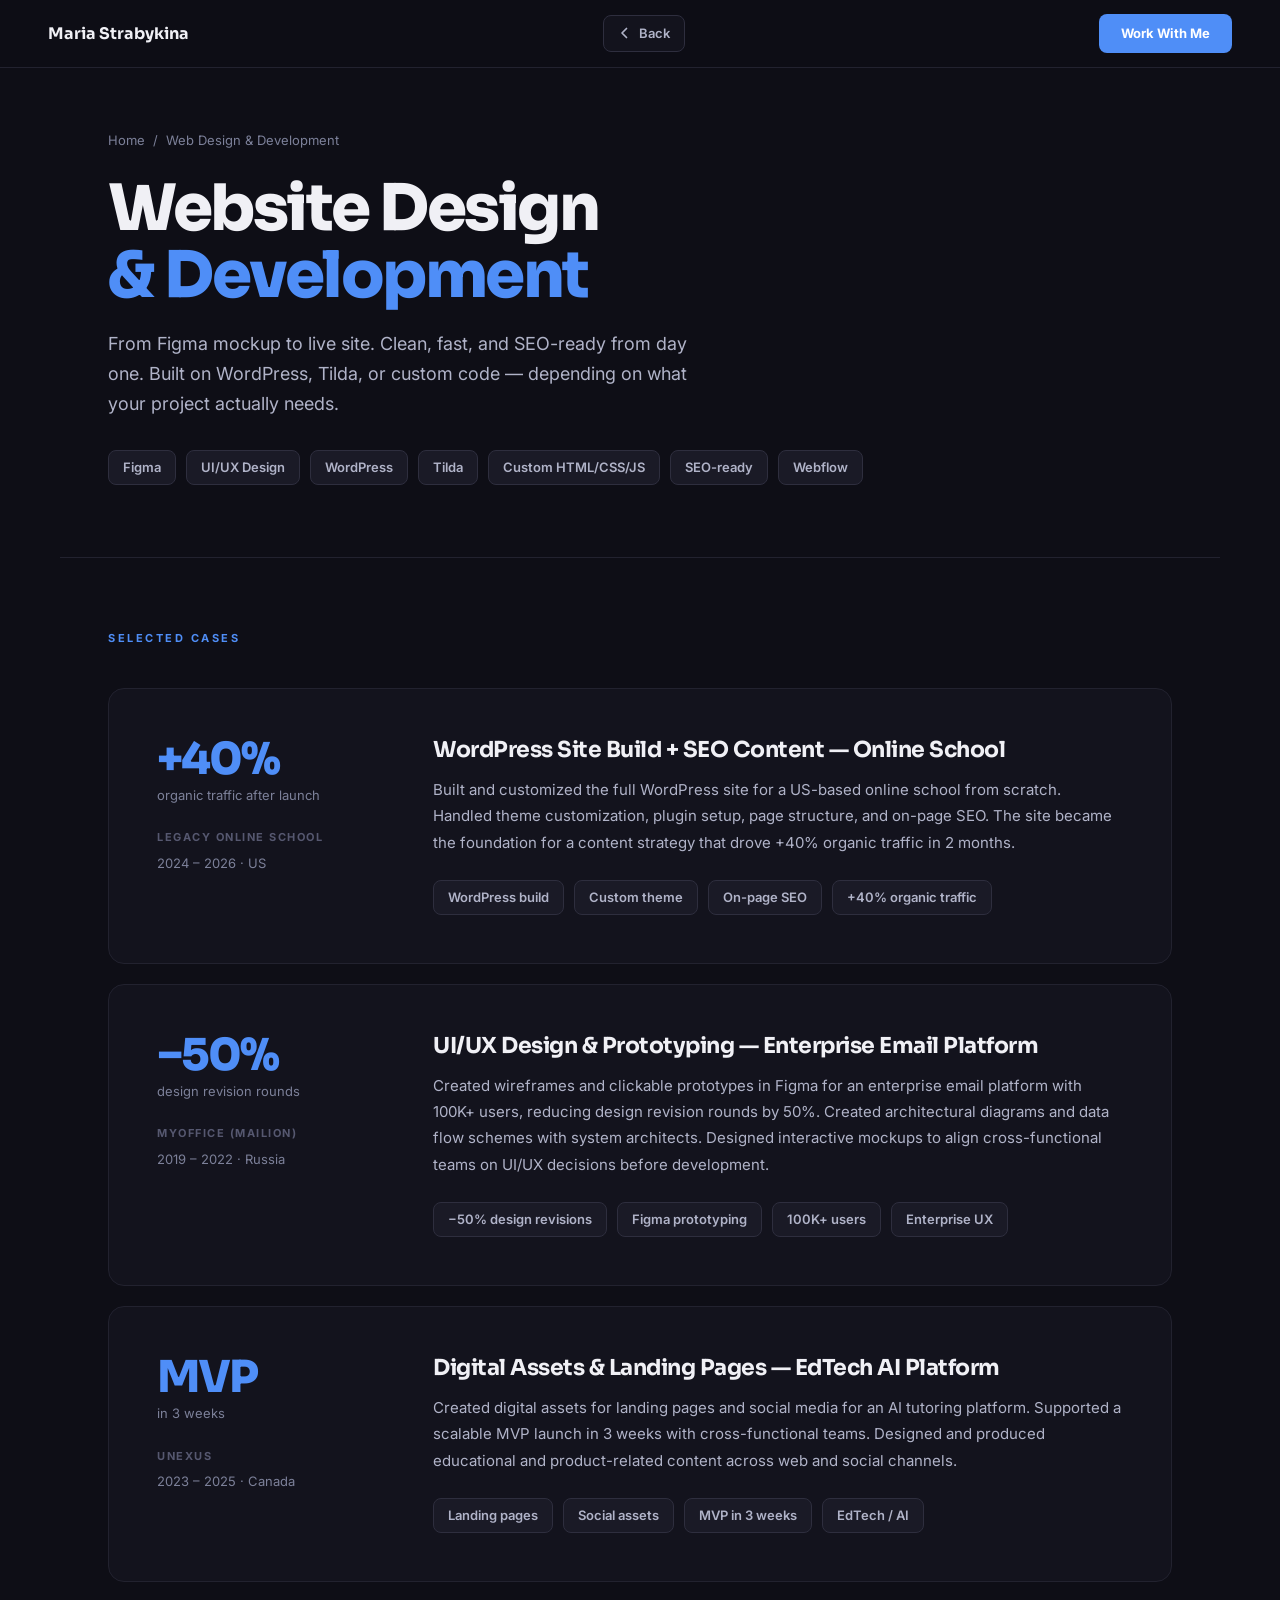
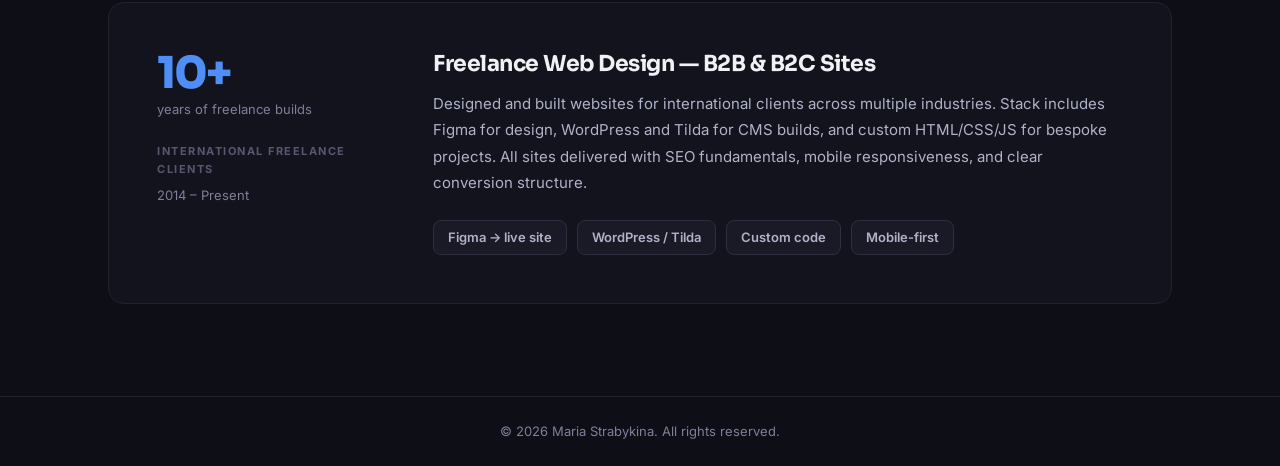
<file: services/web-design.html>
<!DOCTYPE html>
<html lang="en">
<head>
  <meta charset="UTF-8" />
  <meta name="viewport" content="width=device-width, initial-scale=1.0" />
  <title>Website Design & Development — Maria Strabykina</title>
  <link rel="preconnect" href="https://fonts.googleapis.com" />
  <link href="https://fonts.googleapis.com/css2?family=Inter:wght@300;400;500;600;700&family=Sora:wght@400;600;700;800&display=swap" rel="stylesheet" />
  <link rel="stylesheet" href="_layout.css" />
</head>
<body>

<nav>
  <a href="../index.html" class="nav-logo">Maria Strabykina</a>
  <a href="../index.html" class="nav-back">
    <svg width="14" height="14" viewBox="0 0 14 14" fill="none" xmlns="http://www.w3.org/2000/svg"><path d="M8.5 2.5L4 7L8.5 11.5" stroke="currentColor" stroke-width="1.7" stroke-linecap="round" stroke-linejoin="round"/></svg>
    Back
  </a>
  <a href="mailto:mastrabykina@gmail.com" class="nav-cta">Work With Me</a>
</nav>

<div class="page-header">
  <div class="breadcrumb">
    <a href="../index.html">Home</a> <span>/</span> <span>Web Design & Development</span>
  </div>
  <h1 class="page-title">Website Design<br><em>& Development</em></h1>
  <p class="page-desc">From Figma mockup to live site. Clean, fast, and SEO-ready from day one. Built on WordPress, Tilda, or custom code — depending on what your project actually needs.</p>
  <div class="page-tags">
    <span class="tag">Figma</span>
    <span class="tag">UI/UX Design</span>
    <span class="tag">WordPress</span>
    <span class="tag">Tilda</span>
    <span class="tag">Custom HTML/CSS/JS</span>
    <span class="tag">SEO-ready</span>
    <span class="tag">Webflow</span>
  </div>
</div>

<div class="cases-section">
  <p class="cases-label">Selected Cases</p>

  <div class="case-card">
    <div class="case-meta">
      <div class="case-metric">+40%</div>
      <div class="case-metric-label">organic traffic after launch</div>
      <p class="case-client">Legacy Online School</p>
      <p class="case-year">2024 – 2026 · US</p>
    </div>
    <div class="case-content">
      <h2 class="case-title">WordPress Site Build + SEO Content — Online School</h2>
      <p class="case-desc">Built and customized the full WordPress site for a US-based online school from scratch. Handled theme customization, plugin setup, page structure, and on-page SEO. The site became the foundation for a content strategy that drove +40% organic traffic in 2 months.</p>
      <div class="case-results">
        <span class="result-pill">WordPress build</span>
        <span class="result-pill">Custom theme</span>
        <span class="result-pill">On-page SEO</span>
        <span class="result-pill">+40% organic traffic</span>
      </div>
    </div>
  </div>

  <div class="case-card">
    <div class="case-meta">
      <div class="case-metric">−50%</div>
      <div class="case-metric-label">design revision rounds</div>
      <p class="case-client">MyOffice (Mailion)</p>
      <p class="case-year">2019 – 2022 · Russia</p>
    </div>
    <div class="case-content">
      <h2 class="case-title">UI/UX Design & Prototyping — Enterprise Email Platform</h2>
      <p class="case-desc">Created wireframes and clickable prototypes in Figma for an enterprise email platform with 100K+ users, reducing design revision rounds by 50%. Created architectural diagrams and data flow schemes with system architects. Designed interactive mockups to align cross-functional teams on UI/UX decisions before development.</p>
      <div class="case-results">
        <span class="result-pill">−50% design revisions</span>
        <span class="result-pill">Figma prototyping</span>
        <span class="result-pill">100K+ users</span>
        <span class="result-pill">Enterprise UX</span>
      </div>
    </div>
  </div>

  <div class="case-card">
    <div class="case-meta">
      <div class="case-metric">MVP</div>
      <div class="case-metric-label">in 3 weeks</div>
      <p class="case-client">uNexus</p>
      <p class="case-year">2023 – 2025 · Canada</p>
    </div>
    <div class="case-content">
      <h2 class="case-title">Digital Assets & Landing Pages — EdTech AI Platform</h2>
      <p class="case-desc">Created digital assets for landing pages and social media for an AI tutoring platform. Supported a scalable MVP launch in 3 weeks with cross-functional teams. Designed and produced educational and product-related content across web and social channels.</p>
      <div class="case-results">
        <span class="result-pill">Landing pages</span>
        <span class="result-pill">Social assets</span>
        <span class="result-pill">MVP in 3 weeks</span>
        <span class="result-pill">EdTech / AI</span>
      </div>
    </div>
  </div>

  <div class="case-card">
    <div class="case-meta">
      <div class="case-metric">10+</div>
      <div class="case-metric-label">years of freelance builds</div>
      <p class="case-client">International Freelance Clients</p>
      <p class="case-year">2014 – Present</p>
    </div>
    <div class="case-content">
      <h2 class="case-title">Freelance Web Design — B2B & B2C Sites</h2>
      <p class="case-desc">Designed and built websites for international clients across multiple industries. Stack includes Figma for design, WordPress and Tilda for CMS builds, and custom HTML/CSS/JS for bespoke projects. All sites delivered with SEO fundamentals, mobile responsiveness, and clear conversion structure.</p>
      <div class="case-results">
        <span class="result-pill">Figma → live site</span>
        <span class="result-pill">WordPress / Tilda</span>
        <span class="result-pill">Custom code</span>
        <span class="result-pill">Mobile-first</span>
      </div>
    </div>
  </div>

</div>


<footer>© 2026 Maria Strabykina. All rights reserved.</footer>

</body>
</html>
</file>
<file: services/_layout.css>
*, *::before, *::after { box-sizing: border-box; margin: 0; padding: 0; }

:root {
  --bg:      #0e0e16;
  --bg2:     #13131d;
  --bg3:     #1a1a26;
  --border:  #22222f;
  --border2: #2e2e3e;
  --text:    #f0f0f5;
  --text2:   #b0b3c8;
  --muted:   #7c8099;
  --muted2:  #565870;
  --accent:  #4f8ef7;
  --accent2: #2563eb;
}

html { scroll-behavior: smooth; }
a { color: inherit; }

body {
  font-family: 'Inter', sans-serif;
  background: var(--bg);
  color: var(--text);
  line-height: 1.6;
  -webkit-font-smoothing: antialiased;
}

nav {
  position: fixed;
  top: 0; left: 0; right: 0;
  z-index: 100;
  background: rgba(14,14,22,0.92);
  backdrop-filter: blur(16px);
  border-bottom: 1px solid var(--border);
  padding: 0 48px;
  height: 68px;
  display: flex;
  align-items: center;
  justify-content: space-between;
}

.nav-logo {
  font-family: 'Sora', sans-serif;
  font-weight: 700;
  font-size: 16px;
  color: var(--text);
  text-decoration: none;
}

.nav-back {
  font-size: 13px;
  font-weight: 600;
  color: var(--text2);
  text-decoration: none;
  display: flex;
  align-items: center;
  gap: 7px;
  border: 1px solid var(--border2);
  border-radius: 8px;
  padding: 7px 14px;
  background: var(--bg2);
  transition: all 0.2s;
}

.nav-back:hover { color: var(--text); border-color: var(--accent); background: rgba(79,142,247,0.08); }
.nav-back svg { transition: transform 0.2s; }
.nav-back:hover svg { transform: translateX(-3px); }

.nav-cta {
  background: var(--accent);
  color: #fff;
  padding: 9px 22px;
  border-radius: 8px;
  font-size: 13px;
  font-weight: 700;
  text-decoration: none;
  transition: opacity 0.2s;
}

.nav-cta:hover { opacity: 0.85; }

/* PAGE HEADER */
.page-header {
  padding: 130px 48px 72px;
  max-width: 1160px;
  margin: 0 auto;
  border-bottom: 1px solid var(--border);
}

.breadcrumb {
  font-size: 13px;
  color: var(--muted);
  margin-bottom: 24px;
  display: flex;
  align-items: center;
  gap: 8px;
}

.breadcrumb a { color: var(--muted); text-decoration: none; transition: color 0.2s; }
.breadcrumb a:hover { color: var(--text2); }

.page-title {
  font-family: 'Sora', sans-serif;
  font-size: clamp(36px, 5vw, 64px);
  font-weight: 800;
  letter-spacing: -2.5px;
  line-height: 1.05;
  color: var(--text);
  margin-bottom: 20px;
}

.page-title em { font-style: normal; color: var(--accent); }

.page-desc {
  font-size: 18px;
  color: var(--text2);
  max-width: 600px;
  line-height: 1.65;
  margin-bottom: 32px;
}

.page-tags { display: flex; flex-wrap: wrap; gap: 10px; }

.tag {
  background: var(--bg3);
  border: 1px solid var(--border2);
  color: var(--text2);
  font-size: 13px;
  font-weight: 600;
  padding: 6px 14px;
  border-radius: 8px;
}

/* CASES */
.cases-section {
  max-width: 1160px;
  margin: 0 auto;
  padding: 72px 48px;
}

.cases-label {
  font-size: 11px;
  font-weight: 700;
  text-transform: uppercase;
  letter-spacing: 2.5px;
  color: var(--accent);
  margin-bottom: 40px;
}

.case-card {
  border: 1px solid var(--border);
  border-radius: 16px;
  padding: 48px;
  margin-bottom: 20px;
  background: var(--bg2);
  display: grid;
  grid-template-columns: 220px 1fr;
  gap: 56px;
  align-items: start;
  transition: border-color 0.2s;
}

.case-card:hover { border-color: var(--border2); }

.case-meta { }

.case-metric {
  font-family: 'Sora', sans-serif;
  font-size: 44px;
  font-weight: 800;
  color: var(--accent);
  letter-spacing: -2px;
  line-height: 1;
  margin-bottom: 4px;
}

.case-metric-label {
  font-size: 13px;
  color: var(--muted);
  margin-bottom: 24px;
}

.case-client {
  font-size: 11px;
  font-weight: 700;
  text-transform: uppercase;
  letter-spacing: 1.5px;
  color: var(--muted2);
  margin-bottom: 6px;
}

.case-year {
  font-size: 13px;
  color: var(--muted);
}

.case-content { }

.case-title {
  font-family: 'Sora', sans-serif;
  font-size: 22px;
  font-weight: 700;
  color: var(--text);
  letter-spacing: -0.5px;
  margin-bottom: 14px;
  line-height: 1.2;
}

.case-desc {
  font-size: 15px;
  color: var(--text2);
  line-height: 1.75;
  margin-bottom: 24px;
}

.case-results {
  display: flex;
  flex-wrap: wrap;
  gap: 10px;
}

.result-pill {
  background: var(--bg3);
  border: 1px solid var(--border2);
  border-radius: 8px;
  padding: 6px 14px;
  font-size: 13px;
  font-weight: 600;
  color: var(--text2);
}

/* CTA */
.page-cta {
  background: var(--bg3);
  border-top: 1px solid var(--border);
  padding: 80px 48px;
  text-align: center;
}

.page-cta h2 {
  font-family: 'Sora', sans-serif;
  font-size: clamp(28px, 4vw, 44px);
  font-weight: 800;
  letter-spacing: -1.5px;
  color: var(--text);
  margin-bottom: 16px;
}

.page-cta p {
  font-size: 17px;
  color: var(--text2);
  margin-bottom: 40px;
}

.btn-primary {
  background: var(--accent);
  color: #fff;
  padding: 15px 32px;
  border-radius: 10px;
  font-size: 15px;
  font-weight: 700;
  text-decoration: none;
  display: inline-block;
  transition: opacity 0.2s, transform 0.15s;
}

.btn-primary:hover { opacity: 0.88; transform: translateY(-1px); }

footer {
  background: var(--bg);
  border-top: 1px solid var(--border);
  padding: 24px 48px;
  text-align: center;
  font-size: 13px;
  color: var(--muted);
}

@media (max-width: 768px) {
  nav, .page-header, .cases-section, .page-cta { padding-left: 24px; padding-right: 24px; }
  .case-card { grid-template-columns: 1fr; gap: 24px; }
  footer { padding: 24px; }
}
</file>
